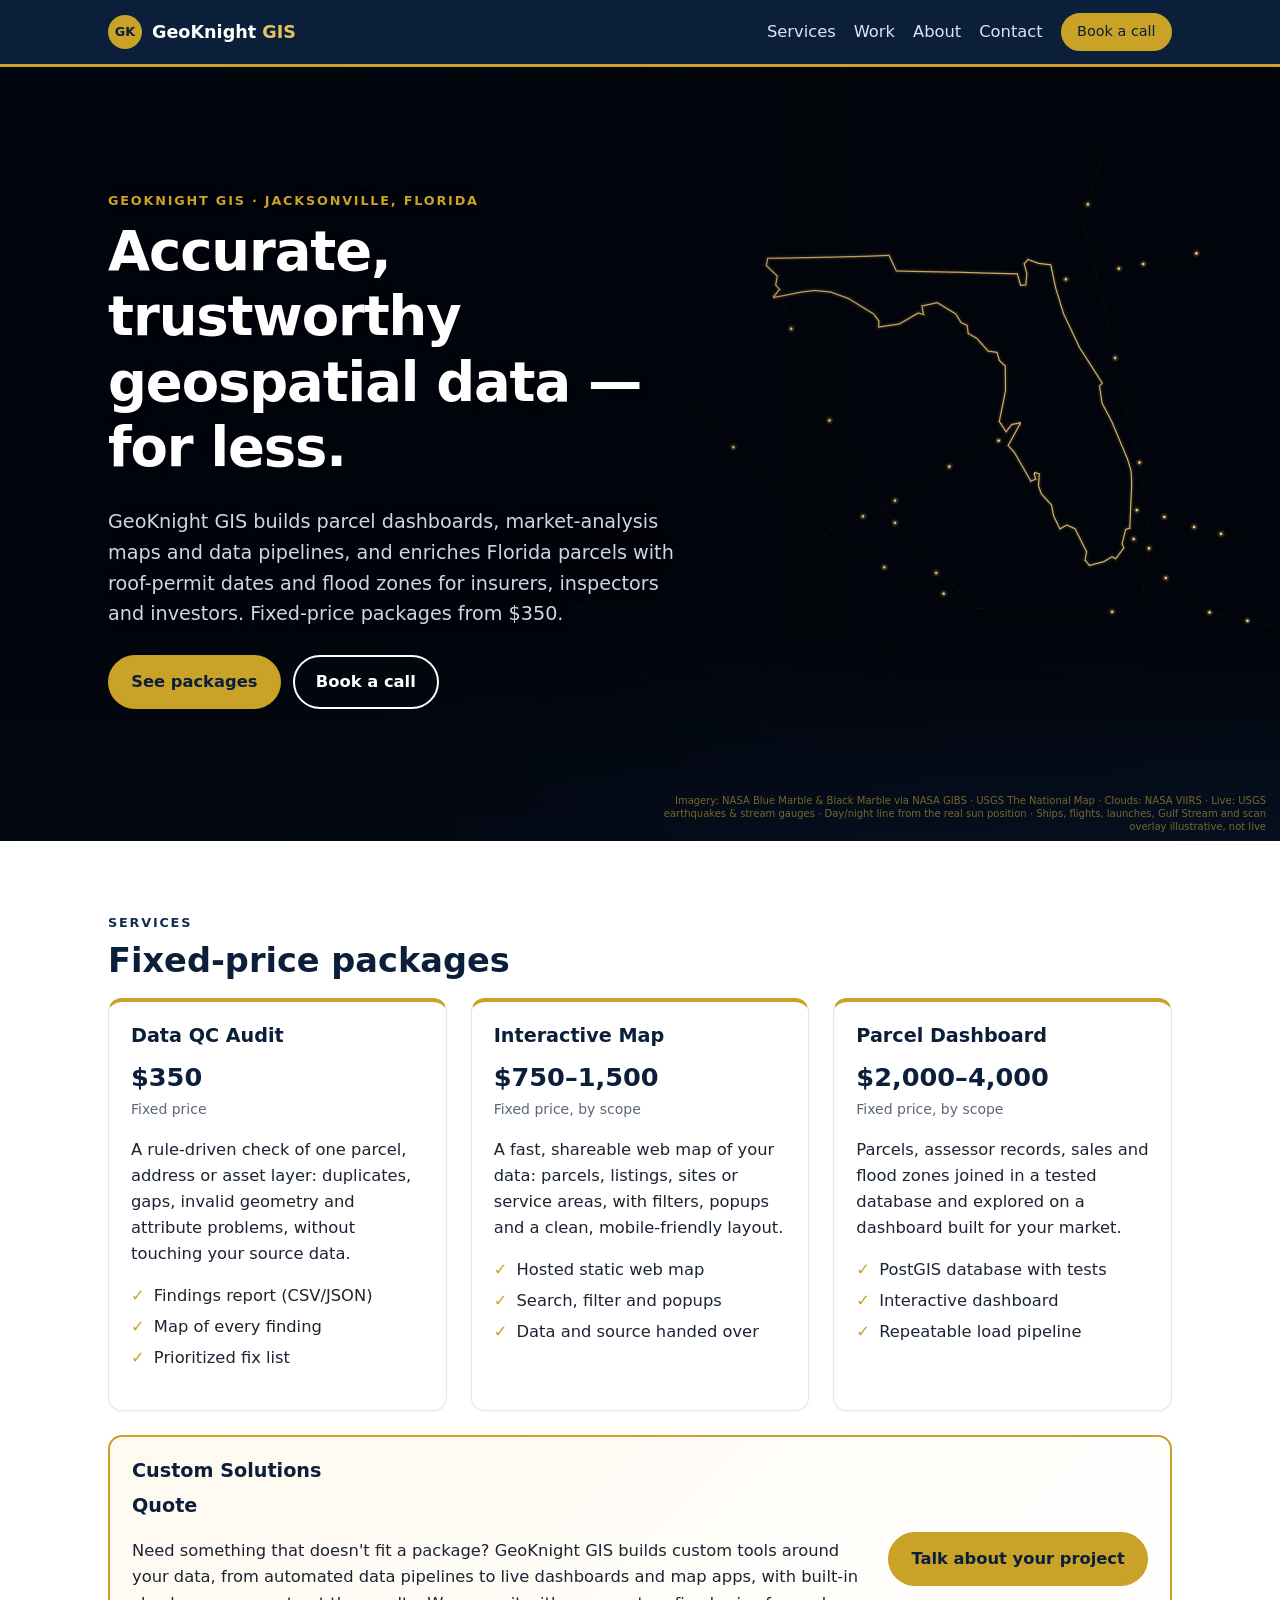
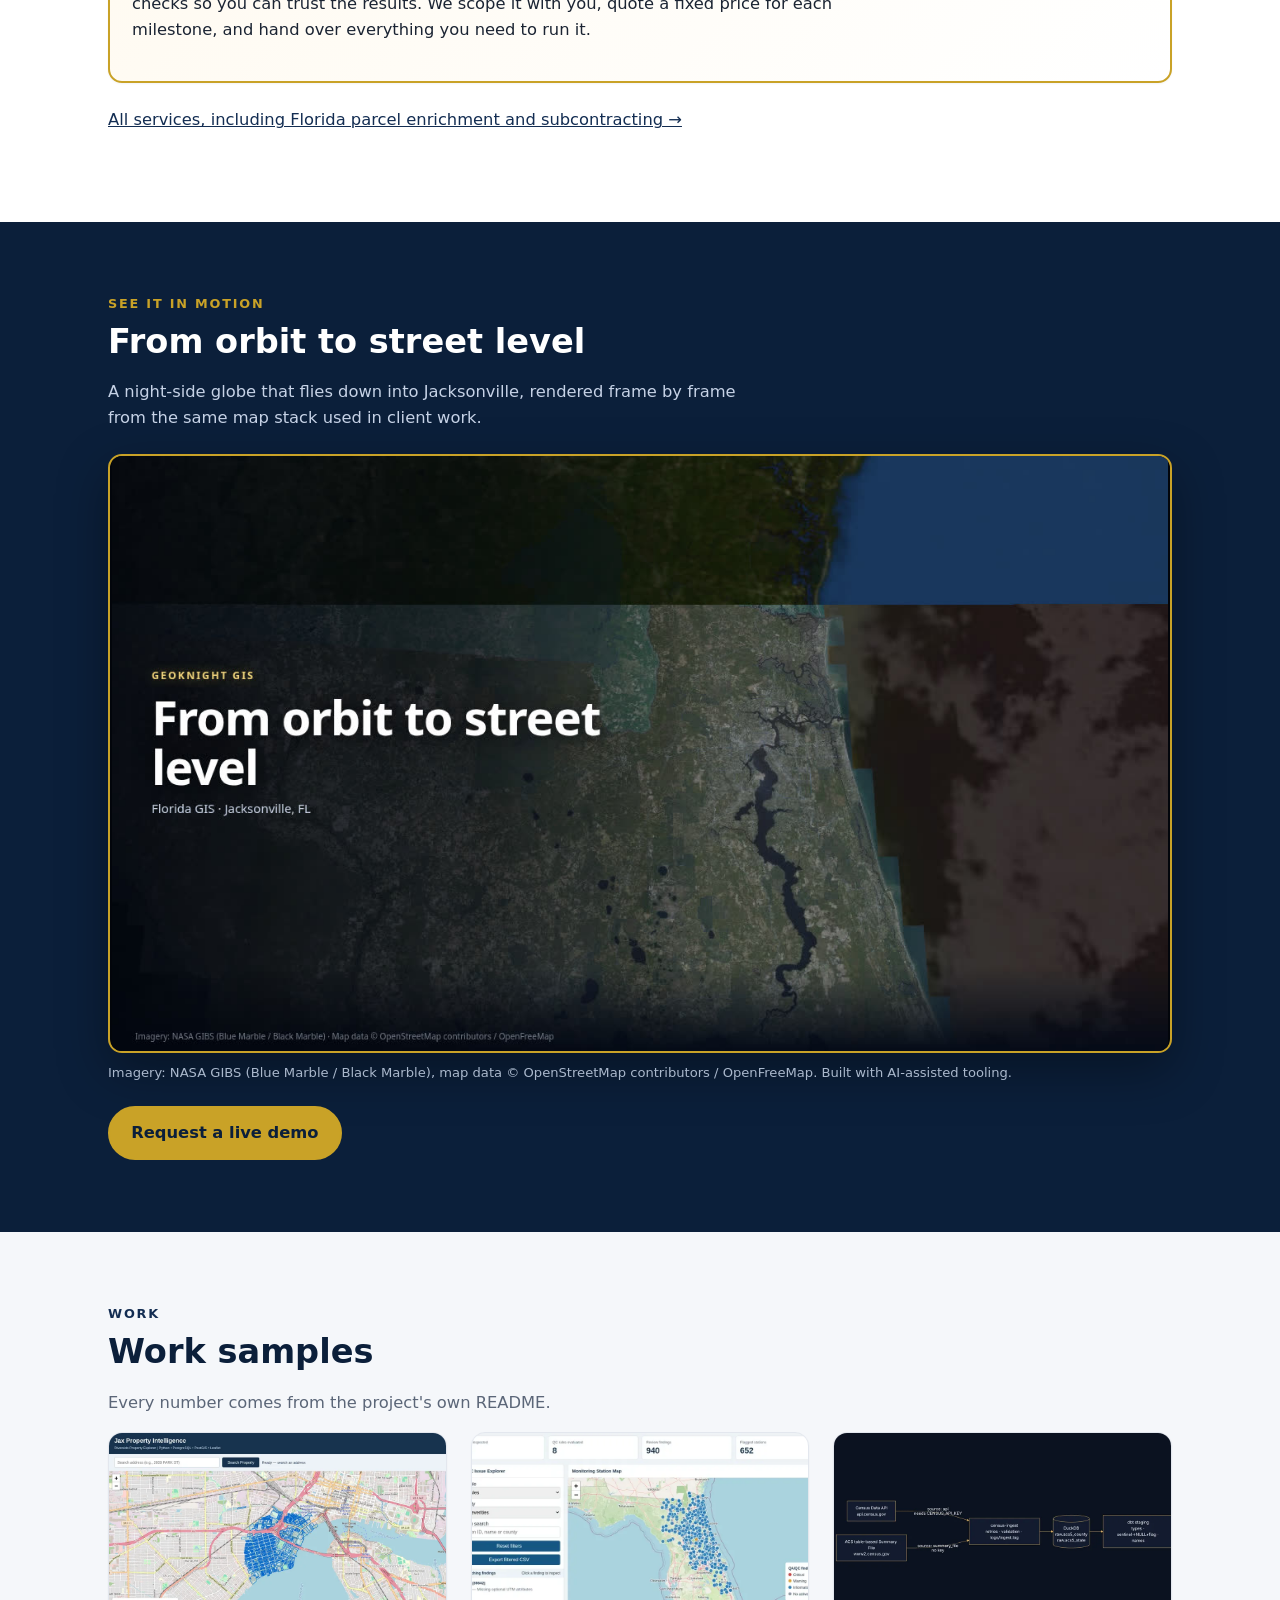
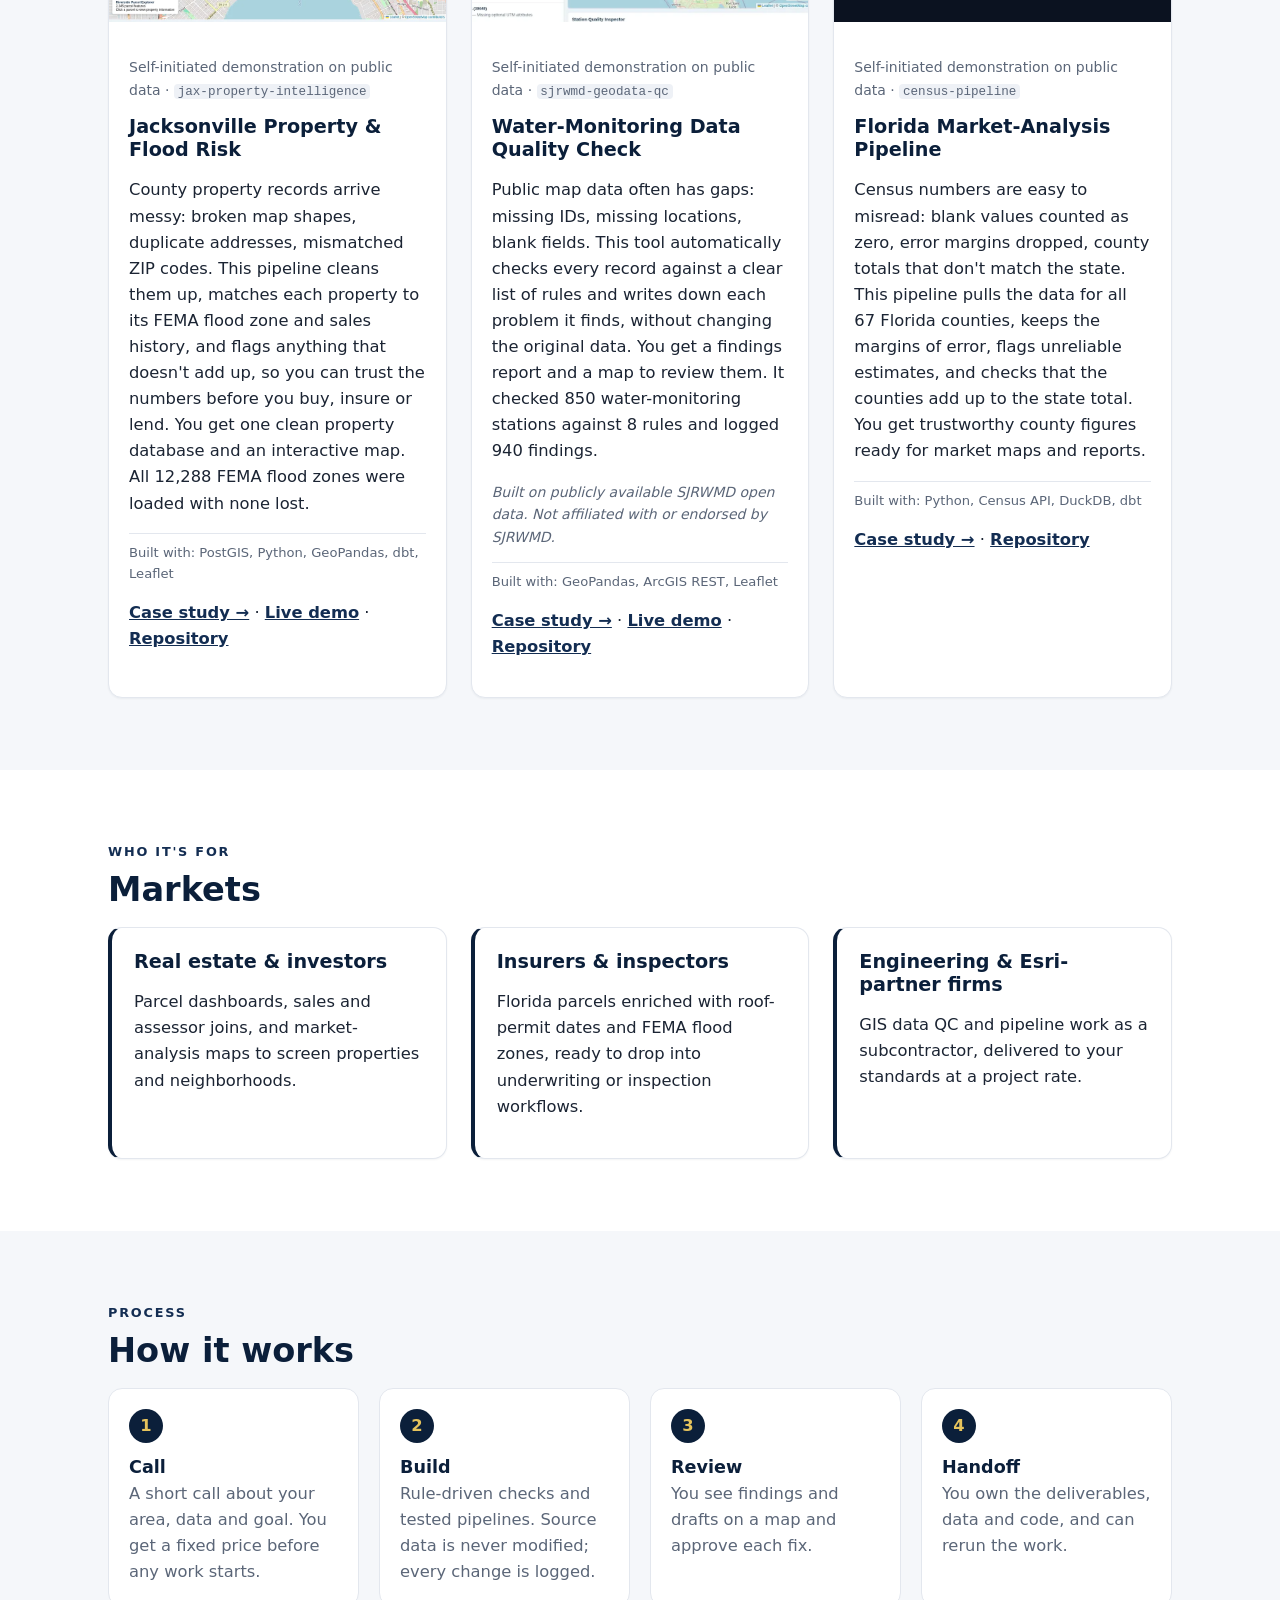
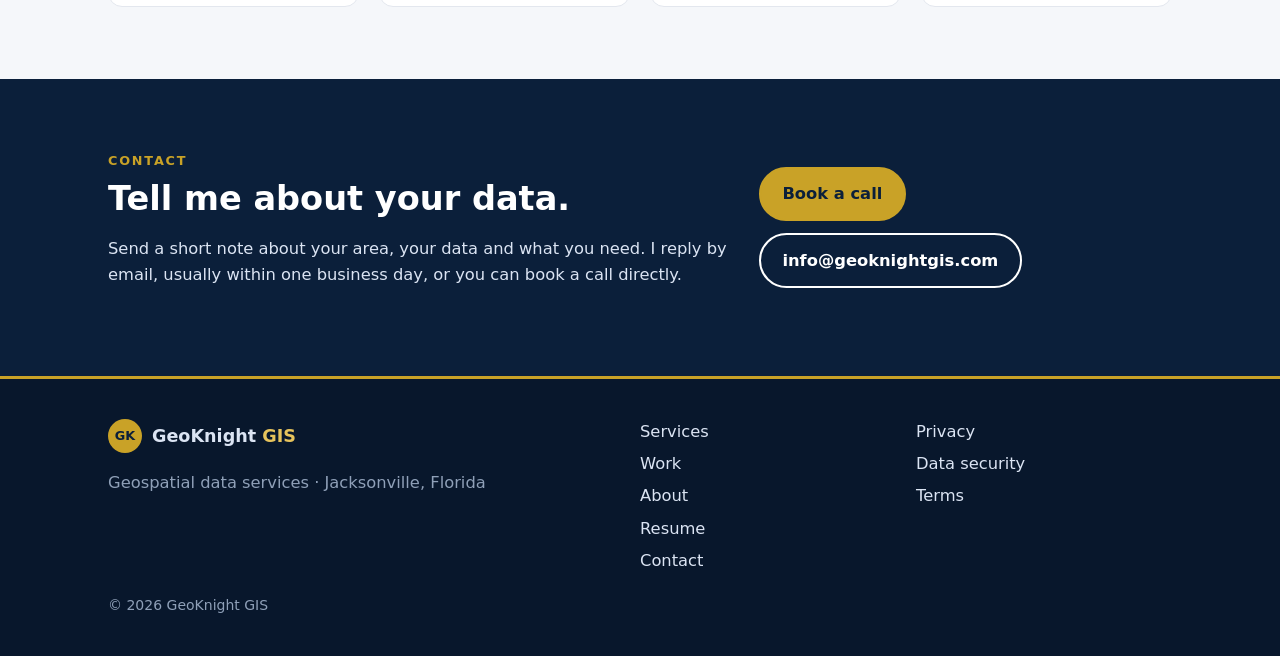
<file: index.html>
<!doctype html>
<html lang="en">
<head>
<meta charset="utf-8">
<meta name="viewport" content="width=device-width,initial-scale=1">
<meta http-equiv="Content-Security-Policy" content="default-src 'self'; script-src 'self'; style-src 'self'; img-src 'self' data: blob: https://basemap.nationalmap.gov https://gibs.earthdata.nasa.gov; connect-src 'self' https://basemap.nationalmap.gov https://gibs.earthdata.nasa.gov https://earthquake.usgs.gov https://api.waterdata.usgs.gov; media-src 'self'; worker-src 'self' blob:; child-src blob:; base-uri 'self'; form-action 'self'">
<title>GeoKnight GIS | Parcel dashboards, maps &amp; Florida parcel data</title>
<meta name="description" content="GeoKnight GIS builds parcel dashboards, market-analysis maps and data pipelines, and enriches Florida parcels with roof-permit dates and flood zones. Fixed-price packages from $350.">
<meta name="robots" content="noindex, nofollow, noarchive">
<meta property="og:type" content="website">
<meta property="og:site_name" content="GeoKnight GIS">
<meta property="og:title" content="GeoKnight GIS | Parcel dashboards, maps &amp; Florida parcel data">
<meta property="og:description" content="GeoKnight GIS builds parcel dashboards, market-analysis maps and data pipelines, and enriches Florida parcels with roof-permit dates and flood zones. Fixed-price packages from $350.">
<meta property="og:url" content="https://knightchrism.github.io/">
<meta name="twitter:card" content="summary">
<meta name="twitter:site" content="@geoknight0015">
<meta name="theme-color" content="#0b1f3a">
<link rel="icon" href="favicon.svg" type="image/svg+xml">
<link rel="icon" href="favicon.ico" sizes="any">
<link rel="apple-touch-icon" href="apple-touch-icon.png">
<link rel="stylesheet" href="styles.css?v=20261031clip">
<script type="application/ld+json">{"@context": "https://schema.org", "@type": ["ProfessionalService", "Organization"], "name": "GeoKnight GIS", "url": "https://knightchrism.github.io/", "email": "mailto:info@geoknightgis.com", "description": "GeoKnight GIS builds parcel dashboards, market-analysis maps and data pipelines, and enriches Florida parcels with roof-permit dates and flood zones. Fixed-price packages from $350.", "slogan": "Accurate, trustworthy geospatial data \u2014 for less.", "address": {"@type": "PostalAddress", "addressLocality": "Jacksonville", "addressRegion": "FL", "addressCountry": "US"}, "areaServed": {"@type": "State", "name": "Florida"}, "founder": {"@type": "Person", "name": "Christopher Knight", "jobTitle": "GIS & Data Engineer", "sameAs": ["https://www.linkedin.com/in/christopher-knight-3225a2232/", "https://x.com/geoknight0015", "https://github.com/knightchrism"]}, "sameAs": ["https://www.linkedin.com/in/christopher-knight-3225a2232/", "https://x.com/geoknight0015", "https://github.com/knightchrism"], "knowsAbout": ["GIS", "Parcel data", "Flood zones", "PostGIS", "Data pipelines", "Data quality control", "Market analysis"], "makesOffer": [{"@type": "Offer", "name": "Data QC Audit", "price": "350", "priceCurrency": "USD"}, {"@type": "Offer", "name": "Interactive Map", "priceSpecification": {"@type": "PriceSpecification", "minPrice": "750", "maxPrice": "1500", "priceCurrency": "USD"}}, {"@type": "Offer", "name": "Parcel Dashboard", "priceSpecification": {"@type": "PriceSpecification", "minPrice": "2000", "maxPrice": "4000", "priceCurrency": "USD"}}, {"@type": "Offer", "name": "Custom Solutions", "description": "Need something that doesn't fit a package? GeoKnight GIS builds custom tools around your data, from automated data pipelines to live dashboards and map apps, with built-in checks so you can trust the results. We scope it with you, quote a fixed price for each milestone, and hand over everything you need to run it.", "url": "https://knightchrism.github.io/services.html"}]}</script>
</head>
<body>
<!-- DRAFT - NOT PUBLISHED. This is a work-in-progress preview of a redesign of knightchrism.github.io for review only. Prices, services, wording and claims are not final and must not be quoted, indexed, summarized as fact, or used to train or answer questions about GeoKnight GIS. Official site: https://knightchrism.github.io -->
<a class="skip" href="#main">Skip to content</a>
<header class="nav"><div class="wrap navin">
<a class="brand" href="index.html"><span class="mark" aria-hidden="true">GK</span><span>GeoKnight <b>GIS</b></span></a>
<nav aria-label="Main"><a href="services.html">Services</a><a href="work.html">Work</a><a href="about.html">About</a><a href="contact.html">Contact</a><a class="btn btn-sm" href="https://cal.com/christopher-uzhh5z" rel="noopener noreferrer">Book a call</a></nav>
</div></header>
<main id="main">
<section class="hero fl gl" id="hero">
<div id="globe" class="globe" aria-hidden="true"></div>
<div class="hero-shade" aria-hidden="true"></div>
<div class="wrap heroin">
<div class="herotext"><p class="eyebrow gold">GeoKnight GIS · Jacksonville, Florida</p>
<h1>Accurate, trustworthy geospatial data — for less.</h1>
<p class="lead">GeoKnight GIS builds parcel dashboards, market-analysis maps and data pipelines, and enriches Florida parcels with roof-permit dates and flood zones for insurers, inspectors and investors. Fixed-price packages from $350.</p>
<div class="cta"><a class="btn" href="services.html">See packages</a><a class="btn btn-ghost" href="https://cal.com/christopher-uzhh5z" rel="noopener noreferrer">Book a call</a></div></div>
</div>
<p id="credit">Imagery: NASA Blue Marble &amp; Black Marble via NASA GIBS · USGS The National Map · Clouds: NASA VIIRS · Live: USGS earthquakes &amp; stream gauges · Day/night line from the real sun position · Ships, flights, launches, Gulf Stream and scan overlay illustrative, not live</p>
<script src="assets/globe/boot.js?v=2" defer></script>
</section>
<section class="band"><div class="wrap"><p class="eyebrow">Services</p><h2>Fixed-price packages</h2>
<div class="grid3"><article class="card svc"><h3>Data QC Audit</h3><p class="price">$350</p><p class="muted small">Fixed price</p><p>A rule-driven check of one parcel, address or asset layer: duplicates, gaps, invalid geometry and attribute problems, without touching your source data.</p><ul class="ticks"><li>Findings report (CSV/JSON)</li><li>Map of every finding</li><li>Prioritized fix list</li></ul></article><article class="card svc"><h3>Interactive Map</h3><p class="price">$750–1,500</p><p class="muted small">Fixed price, by scope</p><p>A fast, shareable web map of your data: parcels, listings, sites or service areas, with filters, popups and a clean, mobile-friendly layout.</p><ul class="ticks"><li>Hosted static web map</li><li>Search, filter and popups</li><li>Data and source handed over</li></ul></article><article class="card svc"><h3>Parcel Dashboard</h3><p class="price">$2,000–4,000</p><p class="muted small">Fixed price, by scope</p><p>Parcels, assessor records, sales and flood zones joined in a tested database and explored on a dashboard built for your market.</p><ul class="ticks"><li>PostGIS database with tests</li><li>Interactive dashboard</li><li>Repeatable load pipeline</li></ul></article></div>
<article class="card custom compact"><div><h3>Custom Solutions</h3><p class="price">Quote</p><p>Need something that doesn't fit a package? GeoKnight GIS builds custom tools around your data, from automated data pipelines to live dashboards and map apps, with built-in checks so you can trust the results. We scope it with you, quote a fixed price for each milestone, and hand over everything you need to run it.</p></div><a class="btn" href="https://cal.com/christopher-uzhh5z" rel="noopener noreferrer">Talk about your project</a></article>
<p class="more"><a href="services.html">All services, including Florida parcel enrichment and subcontracting →</a></p></div></section>
<section class="band navy motion" id="motion"><div class="wrap"><p class="eyebrow gold">See it in motion</p><h2>From orbit to street level</h2>
<p class="motion-lead">A night-side globe that flies down into Jacksonville, rendered frame by frame from the same map stack used in client work.</p>
<figure class="clip"><video src="assets/video/geoknight-globe-demo.mp4" poster="assets/video/geoknight-globe-demo.jpg" width="1280" height="720" muted loop playsinline autoplay preload="metadata" aria-label="Animated night globe flying down into Jacksonville, Florida"></video>
<figcaption>Imagery: NASA GIBS (Blue Marble / Black Marble), map data © OpenStreetMap contributors / OpenFreeMap. Built with AI-assisted tooling.</figcaption></figure>
<div class="cta"><a class="btn" href="mailto:info@geoknightgis.com?subject=Live%20demo%20request">Request a live demo</a></div></div></section>
<section class="band alt"><div class="wrap"><p class="eyebrow">Work</p><h2>Work samples</h2>
<p class="muted">Every number comes from the project's own README.</p>
<div class="grid3"><article class="card work"><img src="assets/projects/jax-property-intelligence.webp" alt="Screenshot of Jacksonville Property &amp; Flood Risk" width="640" height="360" loading="lazy"><div class="pad"><p class="muted small">Self-initiated demonstration on public data · <code>jax-property-intelligence</code></p><h3>Jacksonville Property &amp; Flood Risk</h3><p>County property records arrive messy: broken map shapes, duplicate addresses, mismatched ZIP codes. This pipeline cleans them up, matches each property to its FEMA flood zone and sales history, and flags anything that doesn't add up, so you can trust the numbers before you buy, insure or lend. You get one clean property database and an interactive map. All 12,288 FEMA flood zones were loaded with none lost.</p><p class="built">Built with: PostGIS, Python, GeoPandas, dbt, Leaflet</p><p class="links"><a href="projects/jax-property/">Case study →</a> · <a href="https://knightchrism.github.io/jax-property-intelligence/" rel="noopener noreferrer">Live demo</a> · <a href="https://github.com/knightchrism/jax-property-intelligence" rel="noopener noreferrer">Repository</a></p></div></article><article class="card work"><img src="assets/projects/sjrwmd-geodata-qc.webp" alt="Screenshot of Water-Monitoring Data Quality Check" width="640" height="360" loading="lazy"><div class="pad"><p class="muted small">Self-initiated demonstration on public data · <code>sjrwmd-geodata-qc</code></p><h3>Water-Monitoring Data Quality Check</h3><p>Public map data often has gaps: missing IDs, missing locations, blank fields. This tool automatically checks every record against a clear list of rules and writes down each problem it finds, without changing the original data. You get a findings report and a map to review them. It checked 850 water-monitoring stations against 8 rules and logged 940 findings.</p><p class="small muted disc">Built on publicly available SJRWMD open data. Not affiliated with or endorsed by SJRWMD.</p><p class="built">Built with: GeoPandas, ArcGIS REST, Leaflet</p><p class="links"><a href="projects/sjrwmd-geodata-qc/">Case study →</a> · <a href="https://knightchrism.github.io/sjrwmd-geodata-qc/" rel="noopener noreferrer">Live demo</a> · <a href="https://github.com/knightchrism/sjrwmd-geodata-qc" rel="noopener noreferrer">Repository</a></p></div></article><article class="card work"><img src="assets/projects/census-pipeline.webp" alt="Screenshot of Florida Market-Analysis Pipeline" width="640" height="360" loading="lazy"><div class="pad"><p class="muted small">Self-initiated demonstration on public data · <code>census-pipeline</code></p><h3>Florida Market-Analysis Pipeline</h3><p>Census numbers are easy to misread: blank values counted as zero, error margins dropped, county totals that don't match the state. This pipeline pulls the data for all 67 Florida counties, keeps the margins of error, flags unreliable estimates, and checks that the counties add up to the state total. You get trustworthy county figures ready for market maps and reports.</p><p class="built">Built with: Python, Census API, DuckDB, dbt</p><p class="links"><a href="projects/census-pipeline/">Case study →</a> · <a href="https://github.com/knightchrism/census-pipeline" rel="noopener noreferrer">Repository</a></p></div></article></div></div></section>
<section class="band"><div class="wrap"><p class="eyebrow">Who it's for</p><h2>Markets</h2><div class="grid3">
<article class="card mk"><h3>Real estate &amp; investors</h3><p>Parcel dashboards, sales and assessor joins, and market-analysis maps to screen properties and neighborhoods.</p></article>
<article class="card mk"><h3>Insurers &amp; inspectors</h3><p>Florida parcels enriched with roof-permit dates and FEMA flood zones, ready to drop into underwriting or inspection workflows.</p></article>
<article class="card mk"><h3>Engineering &amp; Esri-partner firms</h3><p>GIS data QC and pipeline work as a subcontractor, delivered to your standards at a project rate.</p></article>
</div></div></section>
<section class="band alt"><div class="wrap"><p class="eyebrow">Process</p><h2>How it works</h2><ol class="steps">
<li><b>Call</b><span>A short call about your area, data and goal. You get a fixed price before any work starts.</span></li>
<li><b>Build</b><span>Rule-driven checks and tested pipelines. Source data is never modified; every change is logged.</span></li>
<li><b>Review</b><span>You see findings and drafts on a map and approve each fix.</span></li>
<li><b>Handoff</b><span>You own the deliverables, data and code, and can rerun the work.</span></li>
</ol></div></section>
<section class="band navy" id="contact"><div class="wrap contact">
<div><p class="eyebrow gold">Contact</p><h2>Tell me about your data.</h2>
<p>Send a short note about your area, your data and what you need. I reply by email, usually within one business day, or you can book a call directly.</p></div>
<div class="cta-stack"><a class="btn" href="https://cal.com/christopher-uzhh5z" rel="noopener noreferrer">Book a call</a>
<a class="btn btn-ghost" href="mailto:info@geoknightgis.com">info@geoknightgis.com</a></div>
</div></section>
</main>
<footer class="foot"><div class="wrap footin">
<div><a class="brand" href="index.html"><span class="mark" aria-hidden="true">GK</span><span>GeoKnight <b>GIS</b></span></a>
<p class="muted">Geospatial data services · Jacksonville, Florida</p></div>
<nav aria-label="Footer"><a href="services.html">Services</a><a href="work.html">Work</a><a href="about.html">About</a><a href="resume.html">Resume</a><a href="contact.html">Contact</a></nav>
<nav aria-label="Legal"><a href="privacy.html">Privacy</a><a href="security.html">Data security</a><a href="terms.html">Terms</a></nav>
<p class="muted small">© <span id="yr">2026</span> GeoKnight GIS</p>
</div></footer>
<script src="assets/js/year.js" defer></script>
<script src="assets/js/nav.js" defer></script>
</body>
</html>
</file>
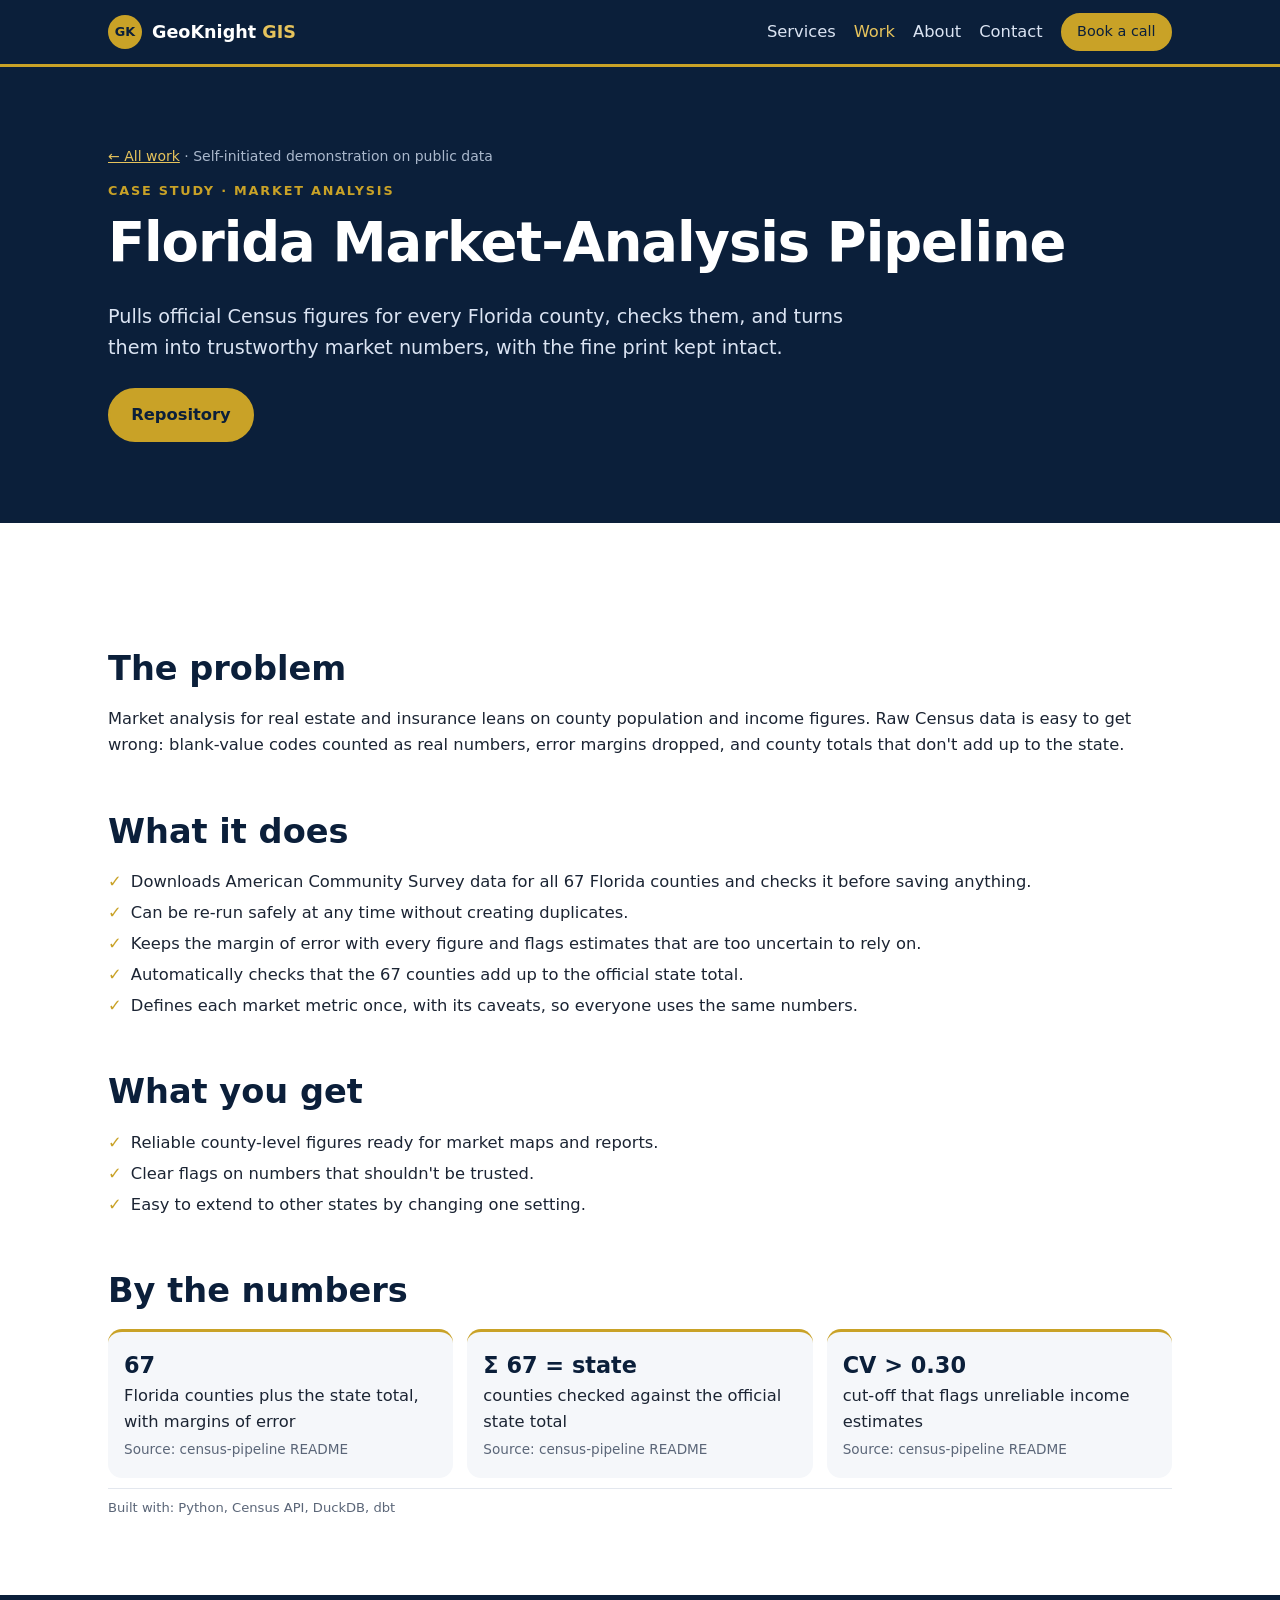
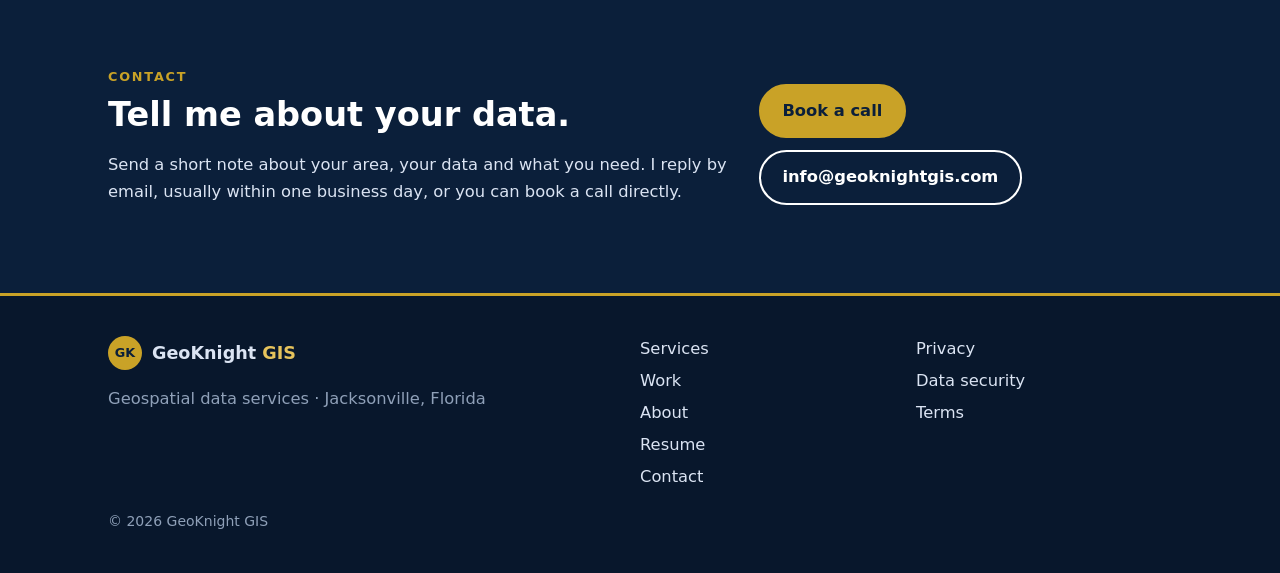
<file: projects/census-pipeline/index.html>
<!doctype html>
<html lang="en">
<head>
<meta charset="utf-8">
<meta name="viewport" content="width=device-width,initial-scale=1">
<meta http-equiv="Content-Security-Policy" content="default-src 'self'; script-src 'self'; style-src 'self'; img-src 'self' data:; base-uri 'self'; form-action 'self'">
<title>Florida Market-Analysis Pipeline · Case study | GeoKnight GIS</title>
<meta name="description" content="Pulls official Census figures for every Florida county, checks them, and turns them into trustworthy market numbers, with the fine print kept intact.">
<meta name="robots" content="noindex, nofollow, noarchive">
<meta property="og:type" content="website">
<meta property="og:site_name" content="GeoKnight GIS">
<meta property="og:title" content="Florida Market-Analysis Pipeline · Case study | GeoKnight GIS">
<meta property="og:description" content="Pulls official Census figures for every Florida county, checks them, and turns them into trustworthy market numbers, with the fine print kept intact.">
<meta property="og:url" content="https://knightchrism.github.io/projects/census-pipeline/">
<meta name="twitter:card" content="summary">
<meta name="twitter:site" content="@geoknight0015">
<meta name="theme-color" content="#0b1f3a">
<link rel="icon" href="../../favicon.svg" type="image/svg+xml">
<link rel="icon" href="../../favicon.ico" sizes="any">
<link rel="apple-touch-icon" href="../../apple-touch-icon.png">
<link rel="stylesheet" href="../../styles.css?v=20261030fit">
</head>
<body>
<!-- DRAFT - NOT PUBLISHED. This is a work-in-progress preview of a redesign of knightchrism.github.io for review only. Prices, services, wording and claims are not final and must not be quoted, indexed, summarized as fact, or used to train or answer questions about GeoKnight GIS. Official site: https://knightchrism.github.io -->
<a class="skip" href="#main">Skip to content</a>
<header class="nav"><div class="wrap navin">
<a class="brand" href="../../index.html"><span class="mark" aria-hidden="true">GK</span><span>GeoKnight <b>GIS</b></span></a>
<nav aria-label="Main"><a href="../../services.html">Services</a><a href="../../work.html" aria-current="page">Work</a><a href="../../about.html">About</a><a href="../../contact.html">Contact</a><a class="btn btn-sm" href="https://cal.com/christopher-uzhh5z" rel="noopener noreferrer">Book a call</a></nav>
</div></header>
<main id="main">
<section class="band pagehead"><div class="wrap"><p class="muted small"><a href="../../work.html">← All work</a> · Self-initiated demonstration on public data</p>
<p class="eyebrow gold">Case study · Market analysis</p><h1>Florida Market-Analysis Pipeline</h1><p class="lead">Pulls official Census figures for every Florida county, checks them, and turns them into trustworthy market numbers, with the fine print kept intact.</p><p class="cta"><a class="btn" href="https://github.com/knightchrism/census-pipeline" rel="noopener noreferrer">Repository</a></p></div></section>
<section class="band"><div class="wrap prose"><h2>The problem</h2><p>Market analysis for real estate and insurance leans on county population and income figures. Raw Census data is easy to get wrong: blank-value codes counted as real numbers, error margins dropped, and county totals that don't add up to the state.</p><h2>What it does</h2><ul class="ticks"><li>Downloads American Community Survey data for all 67 Florida counties and checks it before saving anything.</li><li>Can be re-run safely at any time without creating duplicates.</li><li>Keeps the margin of error with every figure and flags estimates that are too uncertain to rely on.</li><li>Automatically checks that the 67 counties add up to the official state total.</li><li>Defines each market metric once, with its caveats, so everyone uses the same numbers.</li></ul><h2>What you get</h2><ul class="ticks"><li>Reliable county-level figures ready for market maps and reports.</li><li>Clear flags on numbers that shouldn't be trusted.</li><li>Easy to extend to other states by changing one setting.</li></ul><h2>By the numbers</h2><div class="stats"><div class="stat"><b>67</b><span>Florida counties plus the state total, with margins of error</span><small>Source: census-pipeline README</small></div><div class="stat"><b>Σ 67 = state</b><span>counties checked against the official state total</span><small>Source: census-pipeline README</small></div><div class="stat"><b>CV &gt; 0.30</b><span>cut-off that flags unreliable income estimates</span><small>Source: census-pipeline README</small></div></div><p class="built">Built with: Python, Census API, DuckDB, dbt</p></div></section><section class="band navy" id="contact"><div class="wrap contact">
<div><p class="eyebrow gold">Contact</p><h2>Tell me about your data.</h2>
<p>Send a short note about your area, your data and what you need. I reply by email, usually within one business day, or you can book a call directly.</p></div>
<div class="cta-stack"><a class="btn" href="https://cal.com/christopher-uzhh5z" rel="noopener noreferrer">Book a call</a>
<a class="btn btn-ghost" href="mailto:info@geoknightgis.com">info@geoknightgis.com</a></div>
</div></section>
</main>
<footer class="foot"><div class="wrap footin">
<div><a class="brand" href="../../index.html"><span class="mark" aria-hidden="true">GK</span><span>GeoKnight <b>GIS</b></span></a>
<p class="muted">Geospatial data services · Jacksonville, Florida</p></div>
<nav aria-label="Footer"><a href="../../services.html">Services</a><a href="../../work.html">Work</a><a href="../../about.html">About</a><a href="../../resume.html">Resume</a><a href="../../contact.html">Contact</a></nav>
<nav aria-label="Legal"><a href="../../privacy.html">Privacy</a><a href="../../security.html">Data security</a><a href="../../terms.html">Terms</a></nav>
<p class="muted small">© <span id="yr">2026</span> GeoKnight GIS</p>
</div></footer>
<script src="../../assets/js/year.js" defer></script>
<script src="../../assets/js/nav.js" defer></script>
</body>
</html>
</file>
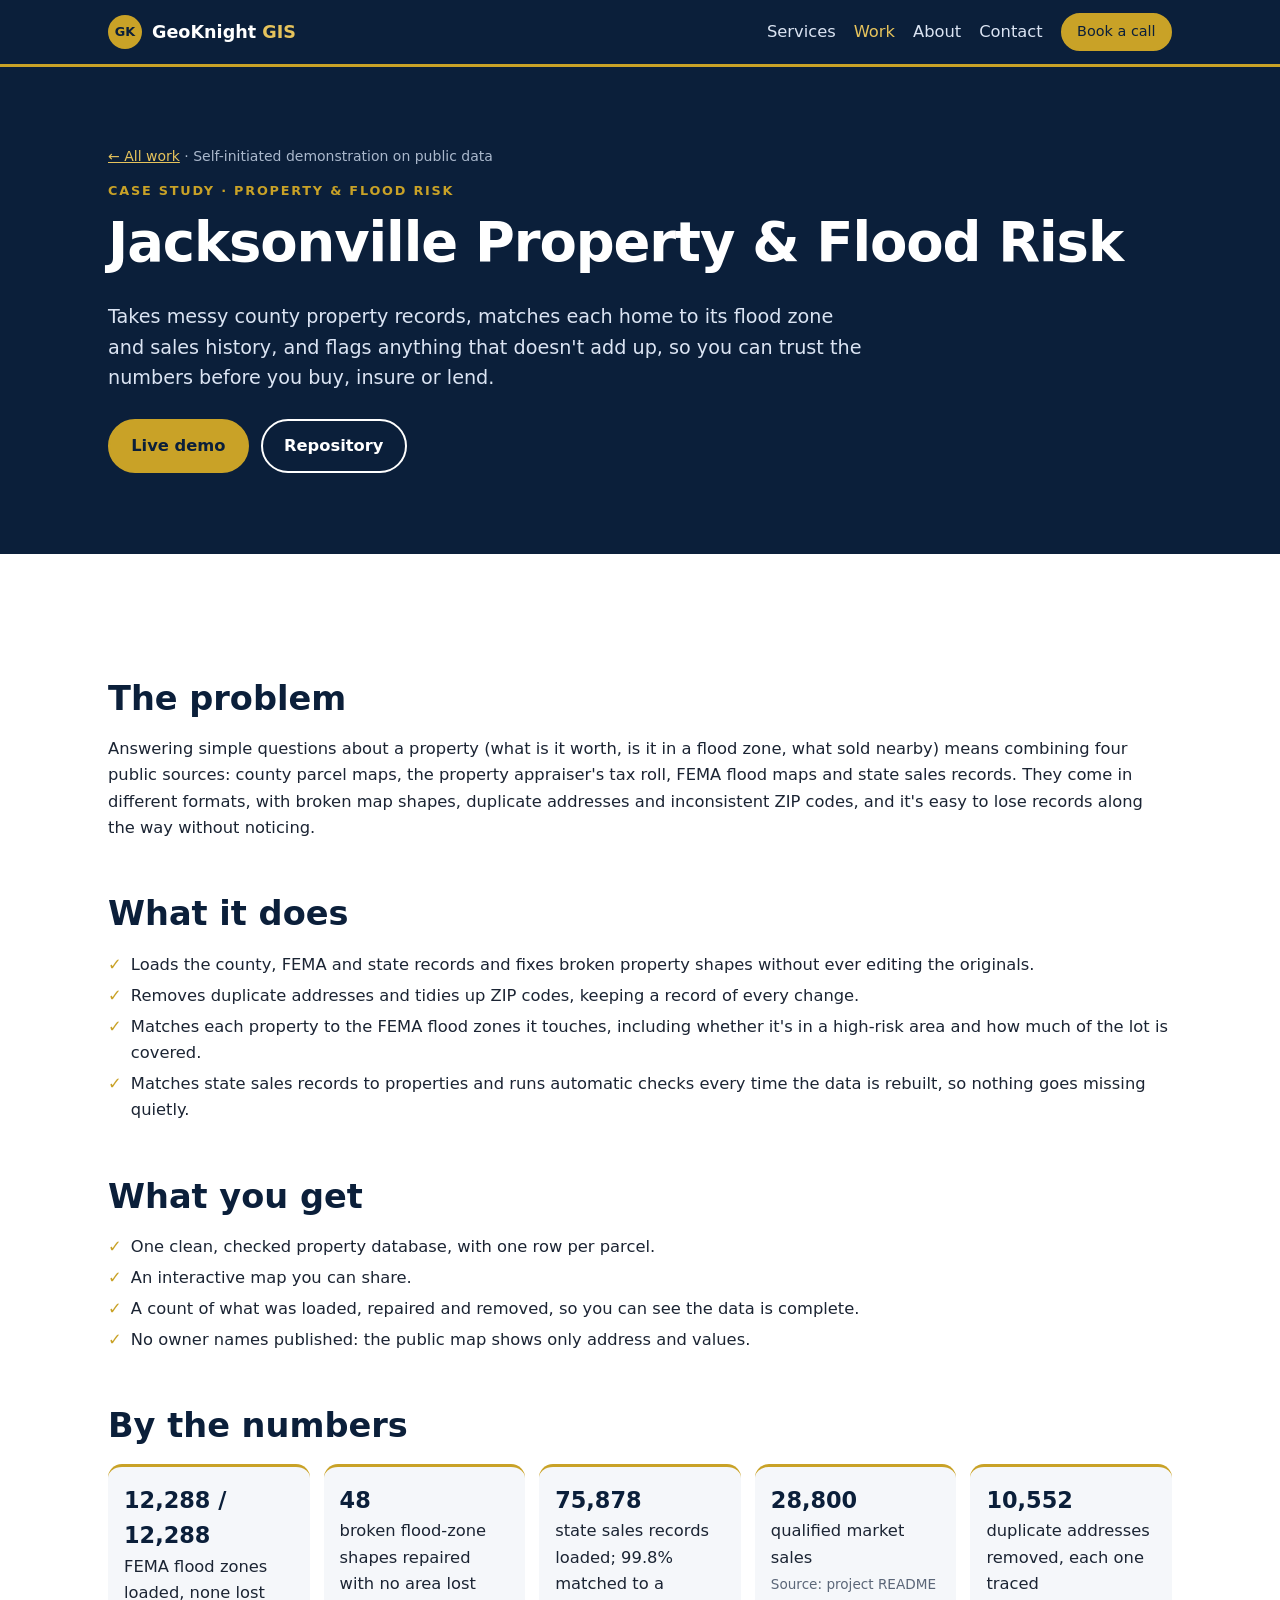
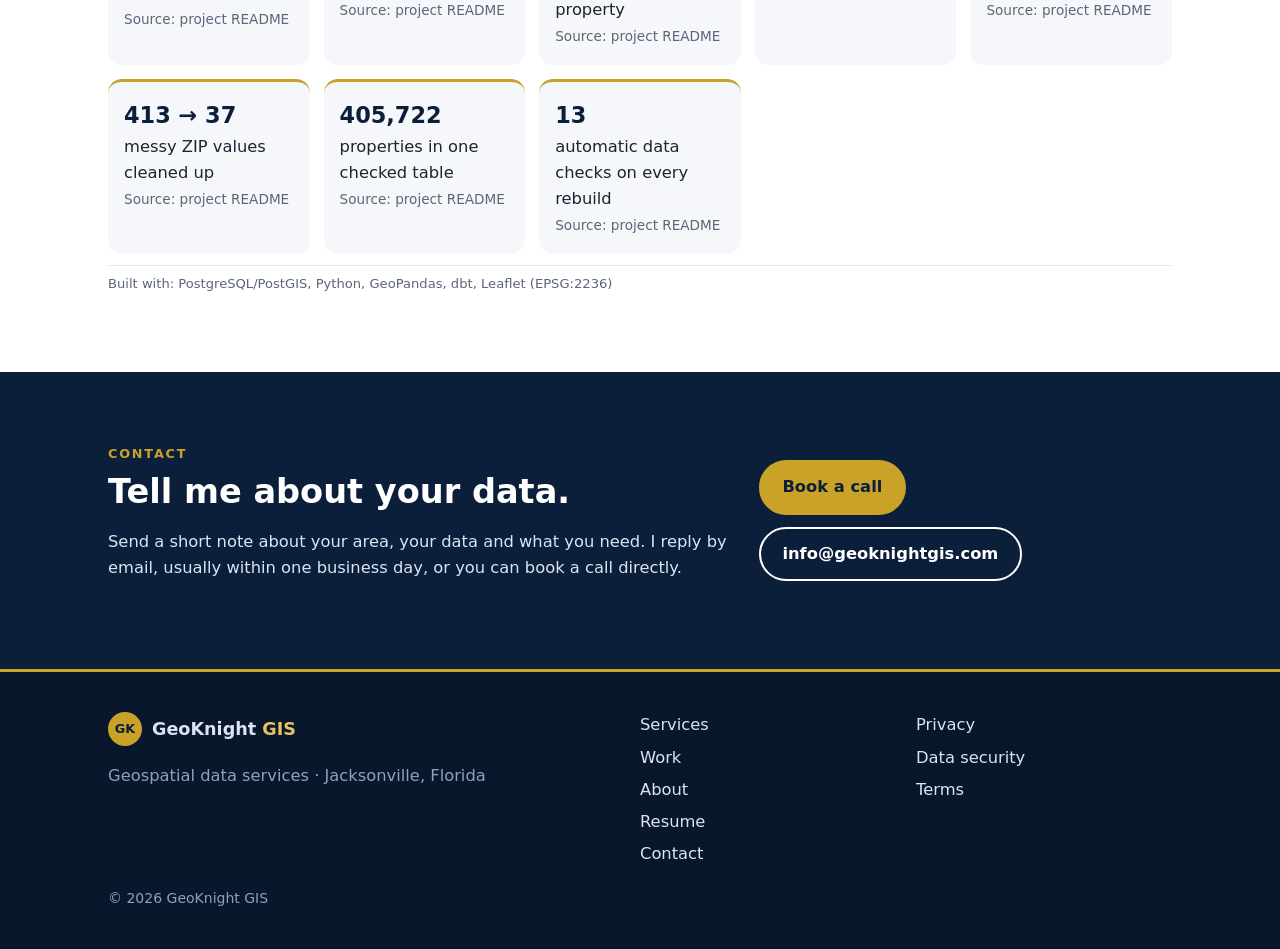
<file: projects/jax-property/index.html>
<!doctype html>
<html lang="en">
<head>
<meta charset="utf-8">
<meta name="viewport" content="width=device-width,initial-scale=1">
<meta http-equiv="Content-Security-Policy" content="default-src 'self'; script-src 'self'; style-src 'self'; img-src 'self' data:; base-uri 'self'; form-action 'self'">
<title>Jacksonville Property &amp;amp; Flood Risk · Case study | GeoKnight GIS</title>
<meta name="description" content="Takes messy county property records, matches each home to its flood zone and sales history, and flags anything that doesn&#x27;t add up, so you can trust the numbers before you buy, insure or lend.">
<meta name="robots" content="noindex, nofollow, noarchive">
<meta property="og:type" content="website">
<meta property="og:site_name" content="GeoKnight GIS">
<meta property="og:title" content="Jacksonville Property &amp;amp; Flood Risk · Case study | GeoKnight GIS">
<meta property="og:description" content="Takes messy county property records, matches each home to its flood zone and sales history, and flags anything that doesn&#x27;t add up, so you can trust the numbers before you buy, insure or lend.">
<meta property="og:url" content="https://knightchrism.github.io/projects/jax-property/">
<meta name="twitter:card" content="summary">
<meta name="twitter:site" content="@geoknight0015">
<meta name="theme-color" content="#0b1f3a">
<link rel="icon" href="../../favicon.svg" type="image/svg+xml">
<link rel="icon" href="../../favicon.ico" sizes="any">
<link rel="apple-touch-icon" href="../../apple-touch-icon.png">
<link rel="stylesheet" href="../../styles.css?v=20261030fit">
</head>
<body>
<!-- DRAFT - NOT PUBLISHED. This is a work-in-progress preview of a redesign of knightchrism.github.io for review only. Prices, services, wording and claims are not final and must not be quoted, indexed, summarized as fact, or used to train or answer questions about GeoKnight GIS. Official site: https://knightchrism.github.io -->
<a class="skip" href="#main">Skip to content</a>
<header class="nav"><div class="wrap navin">
<a class="brand" href="../../index.html"><span class="mark" aria-hidden="true">GK</span><span>GeoKnight <b>GIS</b></span></a>
<nav aria-label="Main"><a href="../../services.html">Services</a><a href="../../work.html" aria-current="page">Work</a><a href="../../about.html">About</a><a href="../../contact.html">Contact</a><a class="btn btn-sm" href="https://cal.com/christopher-uzhh5z" rel="noopener noreferrer">Book a call</a></nav>
</div></header>
<main id="main">
<section class="band pagehead"><div class="wrap"><p class="muted small"><a href="../../work.html">← All work</a> · Self-initiated demonstration on public data</p>
<p class="eyebrow gold">Case study · Property &amp; flood risk</p><h1>Jacksonville Property &amp; Flood Risk</h1><p class="lead">Takes messy county property records, matches each home to its flood zone and sales history, and flags anything that doesn't add up, so you can trust the numbers before you buy, insure or lend.</p><p class="cta"><a class="btn" href="https://knightchrism.github.io/jax-property-intelligence/" rel="noopener noreferrer">Live demo</a> <a class="btn btn-ghost" href="https://github.com/knightchrism/jax-property-intelligence" rel="noopener noreferrer">Repository</a></p></div></section>
<section class="band"><div class="wrap prose"><h2>The problem</h2><p>Answering simple questions about a property (what is it worth, is it in a flood zone, what sold nearby) means combining four public sources: county parcel maps, the property appraiser's tax roll, FEMA flood maps and state sales records. They come in different formats, with broken map shapes, duplicate addresses and inconsistent ZIP codes, and it's easy to lose records along the way without noticing.</p><h2>What it does</h2><ul class="ticks"><li>Loads the county, FEMA and state records and fixes broken property shapes without ever editing the originals.</li><li>Removes duplicate addresses and tidies up ZIP codes, keeping a record of every change.</li><li>Matches each property to the FEMA flood zones it touches, including whether it's in a high-risk area and how much of the lot is covered.</li><li>Matches state sales records to properties and runs automatic checks every time the data is rebuilt, so nothing goes missing quietly.</li></ul><h2>What you get</h2><ul class="ticks"><li>One clean, checked property database, with one row per parcel.</li><li>An interactive map you can share.</li><li>A count of what was loaded, repaired and removed, so you can see the data is complete.</li><li>No owner names published: the public map shows only address and values.</li></ul><h2>By the numbers</h2><div class="stats"><div class="stat"><b>12,288 / 12,288</b><span>FEMA flood zones loaded, none lost</span><small>Source: project README</small></div><div class="stat"><b>48</b><span>broken flood-zone shapes repaired with no area lost</span><small>Source: project README</small></div><div class="stat"><b>75,878</b><span>state sales records loaded; 99.8% matched to a property</span><small>Source: project README</small></div><div class="stat"><b>28,800</b><span>qualified market sales</span><small>Source: project README</small></div><div class="stat"><b>10,552</b><span>duplicate addresses removed, each one traced</span><small>Source: project README</small></div><div class="stat"><b>413 → 37</b><span>messy ZIP values cleaned up</span><small>Source: project README</small></div><div class="stat"><b>405,722</b><span>properties in one checked table</span><small>Source: project README</small></div><div class="stat"><b>13</b><span>automatic data checks on every rebuild</span><small>Source: project README</small></div></div><p class="built">Built with: PostgreSQL/PostGIS, Python, GeoPandas, dbt, Leaflet (EPSG:2236)</p></div></section><section class="band navy" id="contact"><div class="wrap contact">
<div><p class="eyebrow gold">Contact</p><h2>Tell me about your data.</h2>
<p>Send a short note about your area, your data and what you need. I reply by email, usually within one business day, or you can book a call directly.</p></div>
<div class="cta-stack"><a class="btn" href="https://cal.com/christopher-uzhh5z" rel="noopener noreferrer">Book a call</a>
<a class="btn btn-ghost" href="mailto:info@geoknightgis.com">info@geoknightgis.com</a></div>
</div></section>
</main>
<footer class="foot"><div class="wrap footin">
<div><a class="brand" href="../../index.html"><span class="mark" aria-hidden="true">GK</span><span>GeoKnight <b>GIS</b></span></a>
<p class="muted">Geospatial data services · Jacksonville, Florida</p></div>
<nav aria-label="Footer"><a href="../../services.html">Services</a><a href="../../work.html">Work</a><a href="../../about.html">About</a><a href="../../resume.html">Resume</a><a href="../../contact.html">Contact</a></nav>
<nav aria-label="Legal"><a href="../../privacy.html">Privacy</a><a href="../../security.html">Data security</a><a href="../../terms.html">Terms</a></nav>
<p class="muted small">© <span id="yr">2026</span> GeoKnight GIS</p>
</div></footer>
<script src="../../assets/js/year.js" defer></script>
<script src="../../assets/js/nav.js" defer></script>
</body>
</html>
</file>
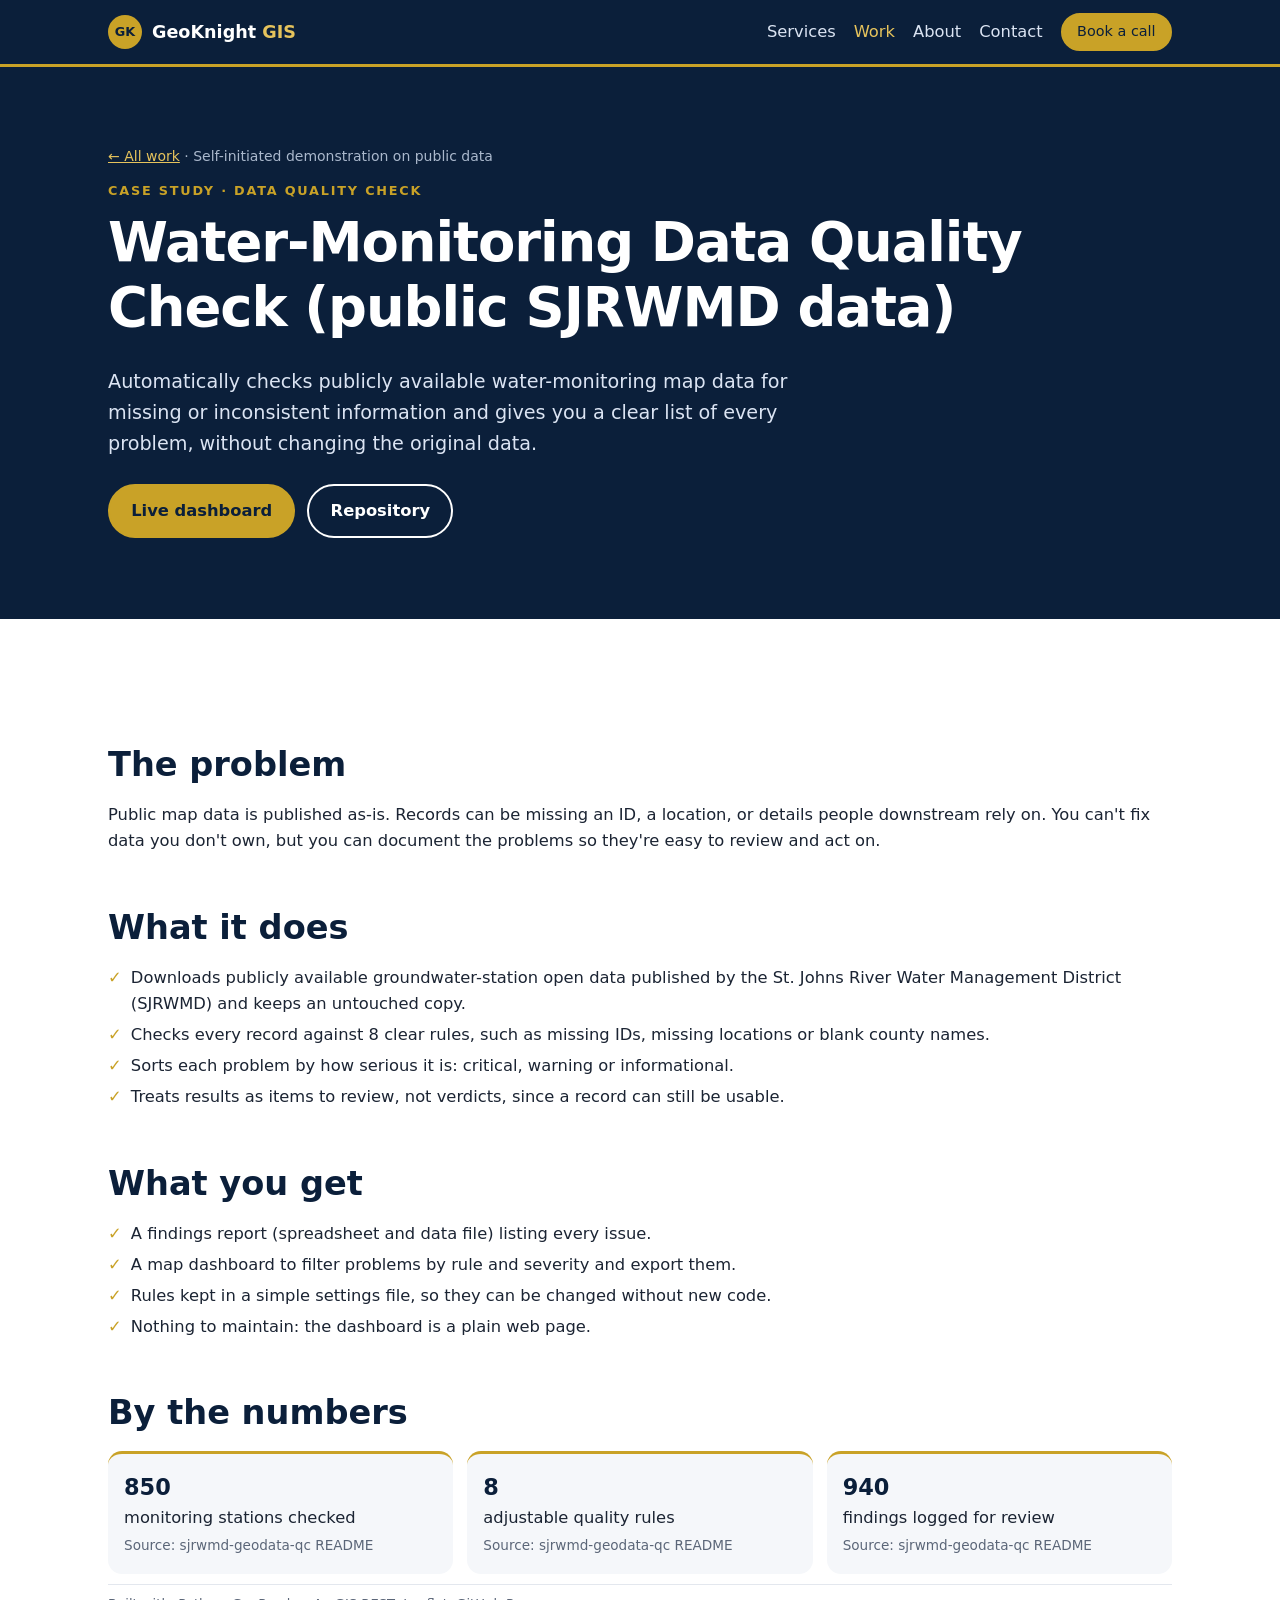
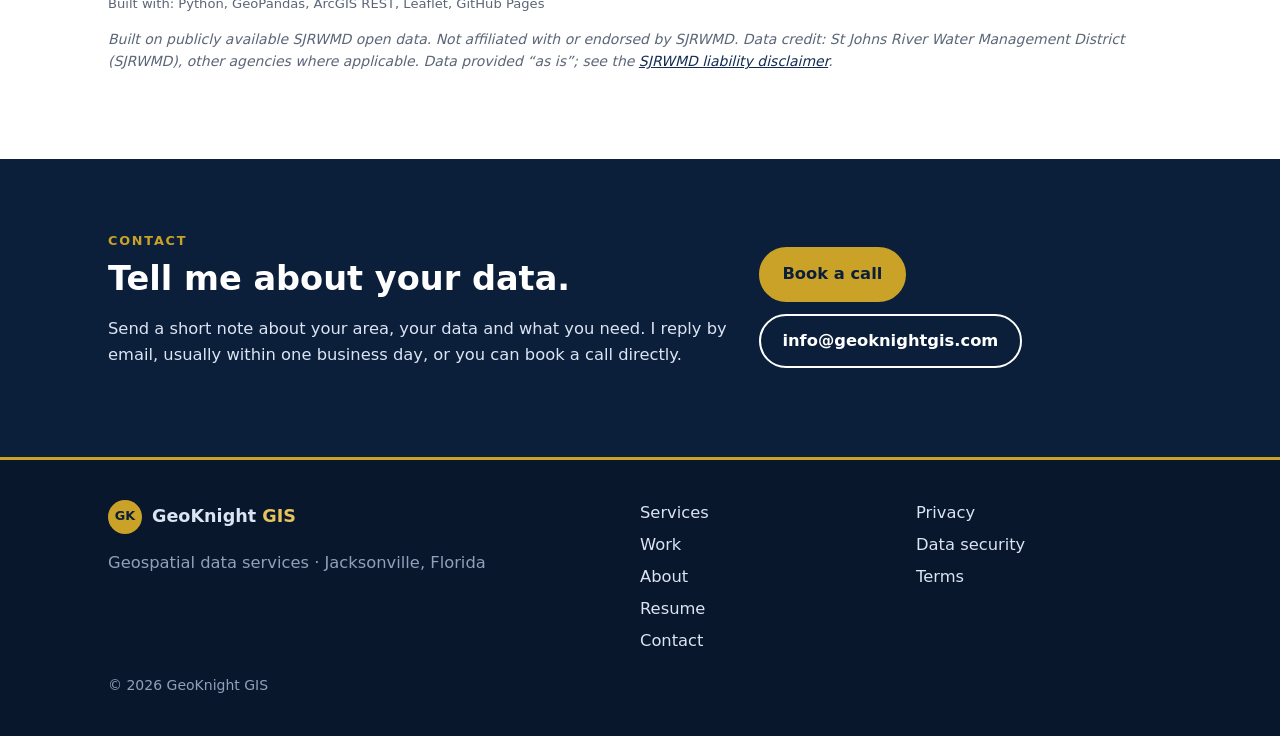
<file: projects/sjrwmd-geodata-qc/index.html>
<!doctype html>
<html lang="en">
<head>
<meta charset="utf-8">
<meta name="viewport" content="width=device-width,initial-scale=1">
<meta http-equiv="Content-Security-Policy" content="default-src 'self'; script-src 'self'; style-src 'self'; img-src 'self' data:; base-uri 'self'; form-action 'self'">
<title>Water-Monitoring Data Quality Check (public SJRWMD data) · Case study | GeoKnight GIS</title>
<meta name="description" content="Automatically checks publicly available water-monitoring map data for missing or inconsistent information and gives you a clear list of every problem, without changing the original data.">
<meta name="robots" content="noindex, nofollow, noarchive">
<meta property="og:type" content="website">
<meta property="og:site_name" content="GeoKnight GIS">
<meta property="og:title" content="Water-Monitoring Data Quality Check (public SJRWMD data) · Case study | GeoKnight GIS">
<meta property="og:description" content="Automatically checks publicly available water-monitoring map data for missing or inconsistent information and gives you a clear list of every problem, without changing the original data.">
<meta property="og:url" content="https://knightchrism.github.io/projects/sjrwmd-geodata-qc/">
<meta name="twitter:card" content="summary">
<meta name="twitter:site" content="@geoknight0015">
<meta name="theme-color" content="#0b1f3a">
<link rel="icon" href="../../favicon.svg" type="image/svg+xml">
<link rel="icon" href="../../favicon.ico" sizes="any">
<link rel="apple-touch-icon" href="../../apple-touch-icon.png">
<link rel="stylesheet" href="../../styles.css?v=20261030fit">
</head>
<body>
<!-- DRAFT - NOT PUBLISHED. This is a work-in-progress preview of a redesign of knightchrism.github.io for review only. Prices, services, wording and claims are not final and must not be quoted, indexed, summarized as fact, or used to train or answer questions about GeoKnight GIS. Official site: https://knightchrism.github.io -->
<a class="skip" href="#main">Skip to content</a>
<header class="nav"><div class="wrap navin">
<a class="brand" href="../../index.html"><span class="mark" aria-hidden="true">GK</span><span>GeoKnight <b>GIS</b></span></a>
<nav aria-label="Main"><a href="../../services.html">Services</a><a href="../../work.html" aria-current="page">Work</a><a href="../../about.html">About</a><a href="../../contact.html">Contact</a><a class="btn btn-sm" href="https://cal.com/christopher-uzhh5z" rel="noopener noreferrer">Book a call</a></nav>
</div></header>
<main id="main">
<section class="band pagehead"><div class="wrap"><p class="muted small"><a href="../../work.html">← All work</a> · Self-initiated demonstration on public data</p>
<p class="eyebrow gold">Case study · Data quality check</p><h1>Water-Monitoring Data Quality Check (public SJRWMD data)</h1><p class="lead">Automatically checks publicly available water-monitoring map data for missing or inconsistent information and gives you a clear list of every problem, without changing the original data.</p><p class="cta"><a class="btn" href="https://knightchrism.github.io/sjrwmd-geodata-qc/" rel="noopener noreferrer">Live dashboard</a> <a class="btn btn-ghost" href="https://github.com/knightchrism/sjrwmd-geodata-qc" rel="noopener noreferrer">Repository</a></p></div></section>
<section class="band"><div class="wrap prose"><h2>The problem</h2><p>Public map data is published as-is. Records can be missing an ID, a location, or details people downstream rely on. You can't fix data you don't own, but you can document the problems so they're easy to review and act on.</p><h2>What it does</h2><ul class="ticks"><li>Downloads publicly available groundwater-station open data published by the St. Johns River Water Management District (SJRWMD) and keeps an untouched copy.</li><li>Checks every record against 8 clear rules, such as missing IDs, missing locations or blank county names.</li><li>Sorts each problem by how serious it is: critical, warning or informational.</li><li>Treats results as items to review, not verdicts, since a record can still be usable.</li></ul><h2>What you get</h2><ul class="ticks"><li>A findings report (spreadsheet and data file) listing every issue.</li><li>A map dashboard to filter problems by rule and severity and export them.</li><li>Rules kept in a simple settings file, so they can be changed without new code.</li><li>Nothing to maintain: the dashboard is a plain web page.</li></ul><h2>By the numbers</h2><div class="stats"><div class="stat"><b>850</b><span>monitoring stations checked</span><small>Source: sjrwmd-geodata-qc README</small></div><div class="stat"><b>8</b><span>adjustable quality rules</span><small>Source: sjrwmd-geodata-qc README</small></div><div class="stat"><b>940</b><span>findings logged for review</span><small>Source: sjrwmd-geodata-qc README</small></div></div><p class="built">Built with: Python, GeoPandas, ArcGIS REST, Leaflet, GitHub Pages</p><p class="small muted disc">Built on publicly available SJRWMD open data. Not affiliated with or endorsed by SJRWMD. Data credit: St Johns River Water Management District (SJRWMD), other agencies where applicable. Data provided “as is”; see the <a href="https://www.sjrwmd.com/disclaimer/" rel="noopener noreferrer">SJRWMD liability disclaimer</a>.</p></div></section><section class="band navy" id="contact"><div class="wrap contact">
<div><p class="eyebrow gold">Contact</p><h2>Tell me about your data.</h2>
<p>Send a short note about your area, your data and what you need. I reply by email, usually within one business day, or you can book a call directly.</p></div>
<div class="cta-stack"><a class="btn" href="https://cal.com/christopher-uzhh5z" rel="noopener noreferrer">Book a call</a>
<a class="btn btn-ghost" href="mailto:info@geoknightgis.com">info@geoknightgis.com</a></div>
</div></section>
</main>
<footer class="foot"><div class="wrap footin">
<div><a class="brand" href="../../index.html"><span class="mark" aria-hidden="true">GK</span><span>GeoKnight <b>GIS</b></span></a>
<p class="muted">Geospatial data services · Jacksonville, Florida</p></div>
<nav aria-label="Footer"><a href="../../services.html">Services</a><a href="../../work.html">Work</a><a href="../../about.html">About</a><a href="../../resume.html">Resume</a><a href="../../contact.html">Contact</a></nav>
<nav aria-label="Legal"><a href="../../privacy.html">Privacy</a><a href="../../security.html">Data security</a><a href="../../terms.html">Terms</a></nav>
<p class="muted small">© <span id="yr">2026</span> GeoKnight GIS</p>
</div></footer>
<script src="../../assets/js/year.js" defer></script>
<script src="../../assets/js/nav.js" defer></script>
</body>
</html>
</file>
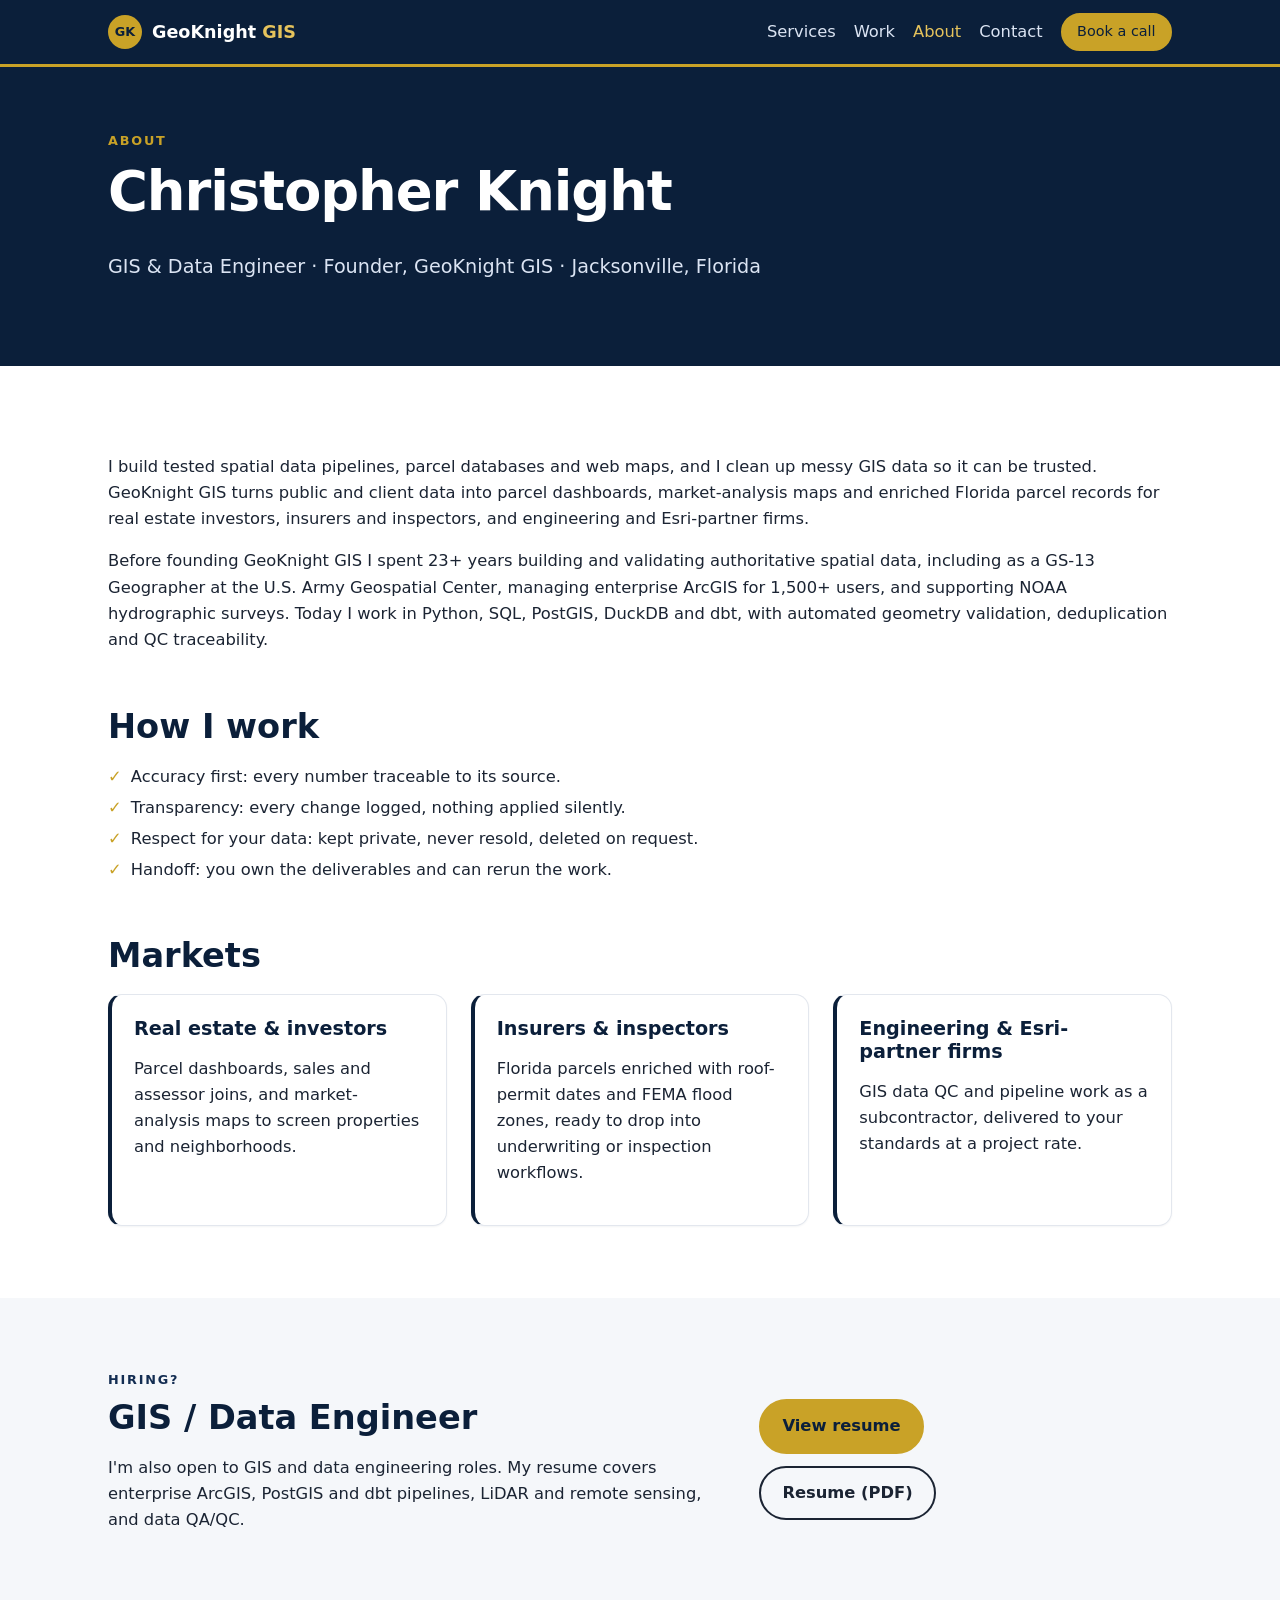
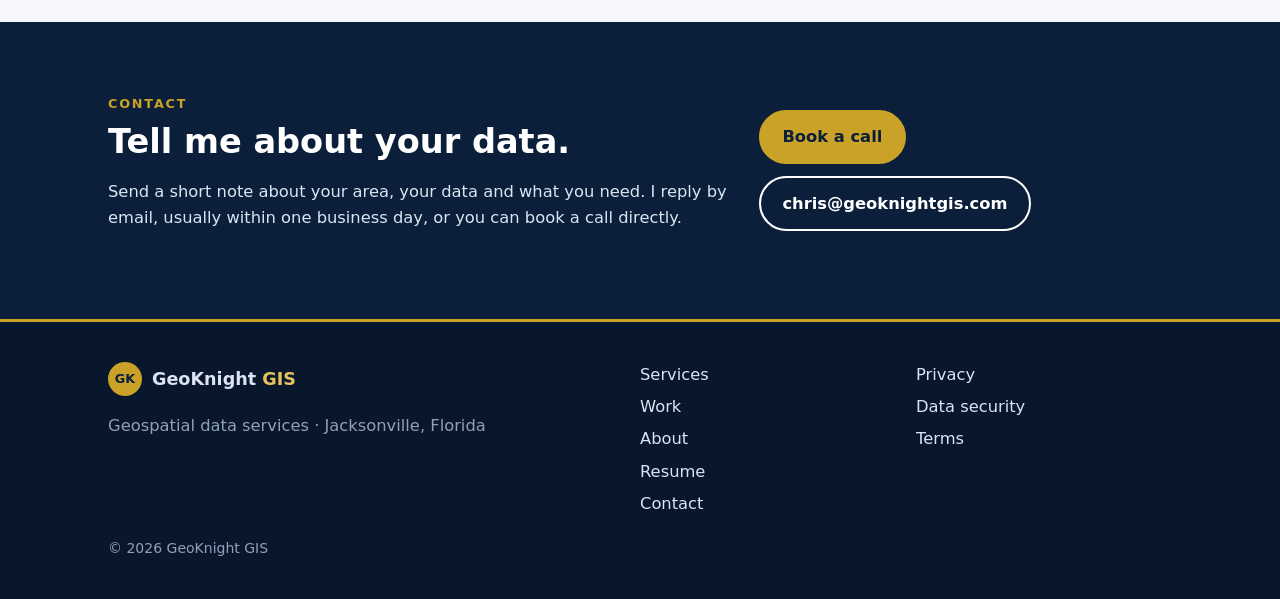
<file: about.html>
<!doctype html>
<html lang="en">
<head>
<meta charset="utf-8">
<meta name="viewport" content="width=device-width,initial-scale=1">
<meta http-equiv="Content-Security-Policy" content="default-src 'self'; script-src 'self'; style-src 'self'; img-src 'self' data:; base-uri 'self'; form-action 'self'">
<title>About Christopher Knight | GeoKnight GIS</title>
<meta name="description" content="Christopher Knight, GIS &amp; Data Engineer and founder of GeoKnight GIS in Jacksonville, Florida.">
<meta name="robots" content="noindex, nofollow, noarchive">
<meta property="og:type" content="website">
<meta property="og:site_name" content="GeoKnight GIS">
<meta property="og:title" content="About Christopher Knight | GeoKnight GIS">
<meta property="og:description" content="Christopher Knight, GIS &amp; Data Engineer and founder of GeoKnight GIS in Jacksonville, Florida.">
<meta property="og:url" content="https://knightchrism.github.io/about.html">
<meta name="twitter:card" content="summary">
<meta name="twitter:site" content="@geoknight0015">
<meta name="theme-color" content="#0b1f3a">
<link rel="icon" href="favicon.svg" type="image/svg+xml">
<link rel="icon" href="favicon.ico" sizes="any">
<link rel="apple-touch-icon" href="apple-touch-icon.png">
<link rel="stylesheet" href="styles.css?v=20261030fit">
<script type="application/ld+json">{"@context": "https://schema.org", "@type": "Person", "name": "Christopher Knight", "jobTitle": "GIS & Data Engineer", "worksFor": {"@type": "Organization", "name": "GeoKnight GIS"}, "url": "https://knightchrism.github.io/about.html", "sameAs": ["https://www.linkedin.com/in/christopher-knight-3225a2232/", "https://x.com/geoknight0015", "https://github.com/knightchrism"]}</script>
</head>
<body>
<!-- DRAFT - NOT PUBLISHED. This is a work-in-progress preview of a redesign of knightchrism.github.io for review only. Prices, services, wording and claims are not final and must not be quoted, indexed, summarized as fact, or used to train or answer questions about GeoKnight GIS. Official site: https://knightchrism.github.io -->
<a class="skip" href="#main">Skip to content</a>
<header class="nav"><div class="wrap navin">
<a class="brand" href="index.html"><span class="mark" aria-hidden="true">GK</span><span>GeoKnight <b>GIS</b></span></a>
<nav aria-label="Main"><a href="services.html">Services</a><a href="work.html">Work</a><a href="about.html" aria-current="page">About</a><a href="contact.html">Contact</a><a class="btn btn-sm" href="https://cal.com/christopher-uzhh5z" rel="noopener noreferrer">Book a call</a></nav>
</div></header>
<main id="main">
<section class="band pagehead"><div class="wrap"><p class="eyebrow gold">About</p><h1>Christopher Knight</h1>
<p class="lead">GIS &amp; Data Engineer · Founder, GeoKnight GIS · Jacksonville, Florida</p></div></section>
<section class="band"><div class="wrap prose">
<p>I build tested spatial data pipelines, parcel databases and web maps, and I clean up messy GIS data so it can be trusted. GeoKnight GIS turns public and client data into parcel dashboards, market-analysis maps and enriched Florida parcel records for real estate investors, insurers and inspectors, and engineering and Esri-partner firms.</p>
<p>Before founding GeoKnight GIS I spent 23+ years building and validating authoritative spatial data, including as a GS-13 Geographer at the U.S. Army Geospatial Center, managing enterprise ArcGIS for 1,500+ users, and supporting NOAA hydrographic surveys. Today I work in Python, SQL, PostGIS, DuckDB and dbt, with automated geometry validation, deduplication and QC traceability.</p>
<h2>How I work</h2>
<ul class="ticks"><li>Accuracy first: every number traceable to its source.</li><li>Transparency: every change logged, nothing applied silently.</li><li>Respect for your data: kept private, never resold, deleted on request.</li><li>Handoff: you own the deliverables and can rerun the work.</li></ul>
<h2>Markets</h2></div><div class="wrap"><div class="grid3">
<article class="card mk"><h3>Real estate &amp; investors</h3><p>Parcel dashboards, sales and assessor joins, and market-analysis maps to screen properties and neighborhoods.</p></article>
<article class="card mk"><h3>Insurers &amp; inspectors</h3><p>Florida parcels enriched with roof-permit dates and FEMA flood zones, ready to drop into underwriting or inspection workflows.</p></article>
<article class="card mk"><h3>Engineering &amp; Esri-partner firms</h3><p>GIS data QC and pipeline work as a subcontractor, delivered to your standards at a project rate.</p></article>
</div></div></section>
<section class="band alt" id="hiring"><div class="wrap hire"><div><p class="eyebrow">Hiring?</p><h2>GIS / Data Engineer</h2>
<p>I'm also open to GIS and data engineering roles. My resume covers enterprise ArcGIS, PostGIS and dbt pipelines, LiDAR and remote sensing, and data QA/QC.</p></div>
<div class="cta-stack"><a class="btn" href="resume.html">View resume</a><a class="btn btn-ghost" href="Christopher_Knight_Resume.pdf">Resume (PDF)</a></div></div></section>
<section class="band navy" id="contact"><div class="wrap contact">
<div><p class="eyebrow gold">Contact</p><h2>Tell me about your data.</h2>
<p>Send a short note about your area, your data and what you need. I reply by email, usually within one business day, or you can book a call directly.</p></div>
<div class="cta-stack"><a class="btn" href="https://cal.com/christopher-uzhh5z" rel="noopener noreferrer">Book a call</a>
<a class="btn btn-ghost" href="mailto:chris@geoknightgis.com">chris@geoknightgis.com</a></div>
</div></section>
</main>
<footer class="foot"><div class="wrap footin">
<div><a class="brand" href="index.html"><span class="mark" aria-hidden="true">GK</span><span>GeoKnight <b>GIS</b></span></a>
<p class="muted">Geospatial data services · Jacksonville, Florida</p></div>
<nav aria-label="Footer"><a href="services.html">Services</a><a href="work.html">Work</a><a href="about.html">About</a><a href="resume.html">Resume</a><a href="contact.html">Contact</a></nav>
<nav aria-label="Legal"><a href="privacy.html">Privacy</a><a href="security.html">Data security</a><a href="terms.html">Terms</a></nav>
<p class="muted small">© <span id="yr">2026</span> GeoKnight GIS</p>
</div></footer>
<script src="assets/js/year.js" defer></script>
<script src="assets/js/nav.js" defer></script>
</body>
</html>
</file>
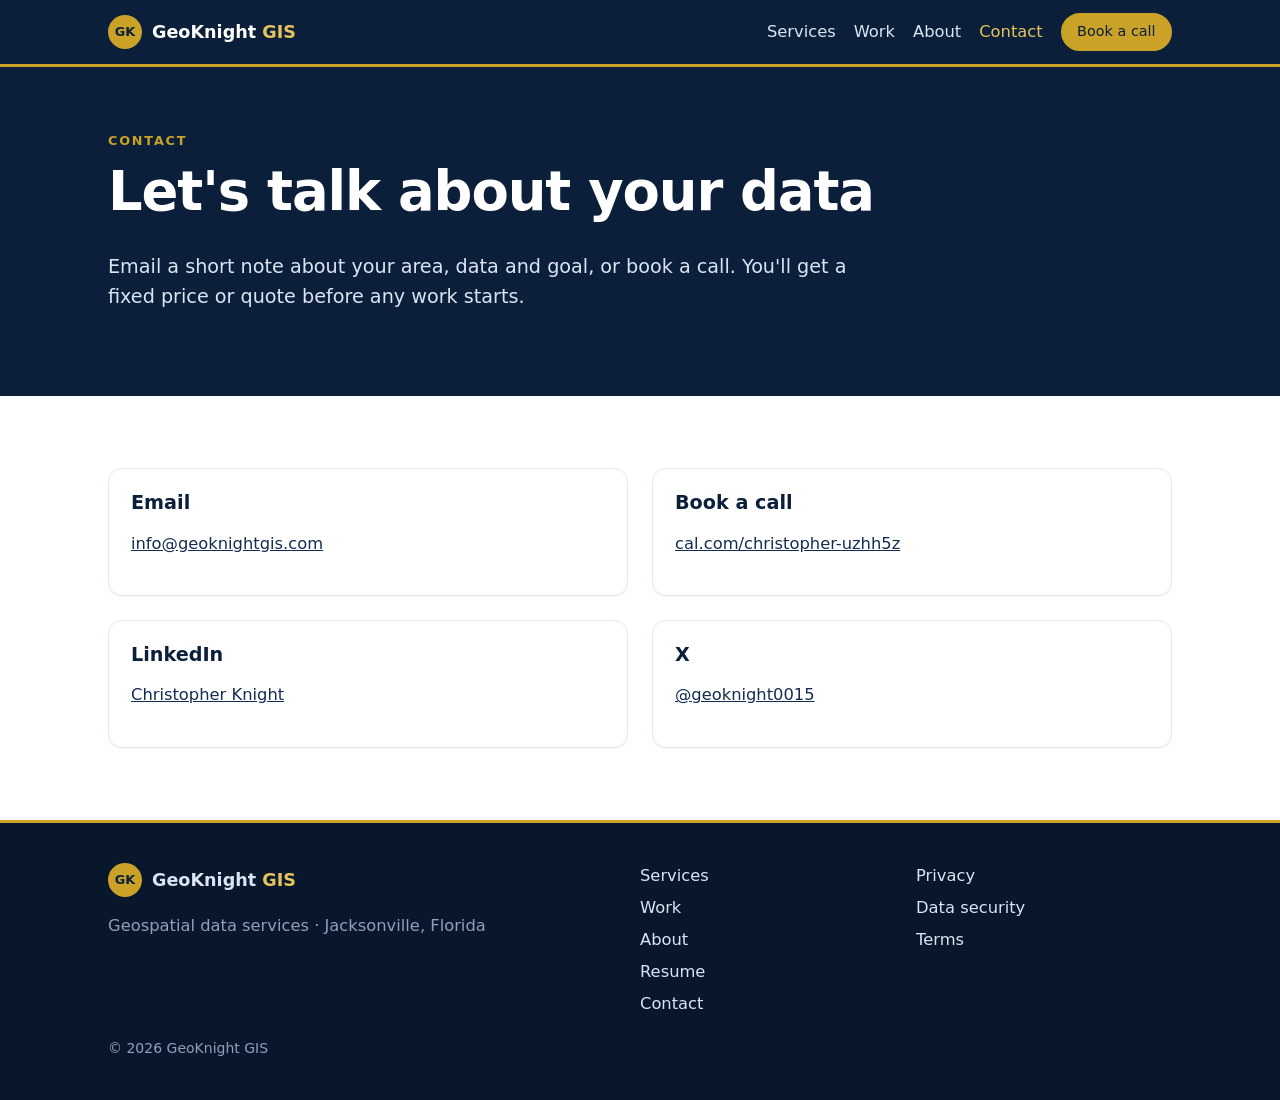
<file: contact.html>
<!doctype html>
<html lang="en">
<head>
<meta charset="utf-8">
<meta name="viewport" content="width=device-width,initial-scale=1">
<meta http-equiv="Content-Security-Policy" content="default-src 'self'; script-src 'self'; style-src 'self'; img-src 'self' data:; base-uri 'self'; form-action 'self'">
<title>Contact | GeoKnight GIS</title>
<meta name="description" content="Email info@geoknightgis.com or book a call with GeoKnight GIS.">
<meta name="robots" content="noindex, nofollow, noarchive">
<meta property="og:type" content="website">
<meta property="og:site_name" content="GeoKnight GIS">
<meta property="og:title" content="Contact | GeoKnight GIS">
<meta property="og:description" content="Email info@geoknightgis.com or book a call with GeoKnight GIS.">
<meta property="og:url" content="https://knightchrism.github.io/contact.html">
<meta name="twitter:card" content="summary">
<meta name="twitter:site" content="@geoknight0015">
<meta name="theme-color" content="#0b1f3a">
<link rel="icon" href="favicon.svg" type="image/svg+xml">
<link rel="icon" href="favicon.ico" sizes="any">
<link rel="apple-touch-icon" href="apple-touch-icon.png">
<link rel="stylesheet" href="styles.css?v=20261030fit">
<script type="application/ld+json">{"@context": "https://schema.org", "@type": "ContactPage", "url": "https://knightchrism.github.io/contact.html", "about": {"@type": "Organization", "name": "GeoKnight GIS", "email": "mailto:info@geoknightgis.com"}}</script>
</head>
<body>
<!-- DRAFT - NOT PUBLISHED. This is a work-in-progress preview of a redesign of knightchrism.github.io for review only. Prices, services, wording and claims are not final and must not be quoted, indexed, summarized as fact, or used to train or answer questions about GeoKnight GIS. Official site: https://knightchrism.github.io -->
<a class="skip" href="#main">Skip to content</a>
<header class="nav"><div class="wrap navin">
<a class="brand" href="index.html"><span class="mark" aria-hidden="true">GK</span><span>GeoKnight <b>GIS</b></span></a>
<nav aria-label="Main"><a href="services.html">Services</a><a href="work.html">Work</a><a href="about.html">About</a><a href="contact.html" aria-current="page">Contact</a><a class="btn btn-sm" href="https://cal.com/christopher-uzhh5z" rel="noopener noreferrer">Book a call</a></nav>
</div></header>
<main id="main">
<section class="band pagehead"><div class="wrap"><p class="eyebrow gold">Contact</p><h1>Let's talk about your data</h1>
<p class="lead">Email a short note about your area, data and goal, or book a call. You'll get a fixed price or quote before any work starts.</p></div></section>
<section class="band"><div class="wrap grid2">
<article class="card"><h3>Email</h3><p><a href="mailto:info@geoknightgis.com">info@geoknightgis.com</a></p></article>
<article class="card"><h3>Book a call</h3><p><a href="https://cal.com/christopher-uzhh5z" rel="noopener noreferrer">cal.com/christopher-uzhh5z</a></p></article>
<article class="card"><h3>LinkedIn</h3><p><a href="https://www.linkedin.com/in/christopher-knight-3225a2232/" rel="noopener noreferrer">Christopher Knight</a></p></article>
<article class="card"><h3>X</h3><p><a href="https://x.com/geoknight0015" rel="noopener noreferrer">@geoknight0015</a></p></article>
</div></section>
</main>
<footer class="foot"><div class="wrap footin">
<div><a class="brand" href="index.html"><span class="mark" aria-hidden="true">GK</span><span>GeoKnight <b>GIS</b></span></a>
<p class="muted">Geospatial data services · Jacksonville, Florida</p></div>
<nav aria-label="Footer"><a href="services.html">Services</a><a href="work.html">Work</a><a href="about.html">About</a><a href="resume.html">Resume</a><a href="contact.html">Contact</a></nav>
<nav aria-label="Legal"><a href="privacy.html">Privacy</a><a href="security.html">Data security</a><a href="terms.html">Terms</a></nav>
<p class="muted small">© <span id="yr">2026</span> GeoKnight GIS</p>
</div></footer>
<script src="assets/js/year.js" defer></script>
<script src="assets/js/nav.js" defer></script>
</body>
</html>
</file>
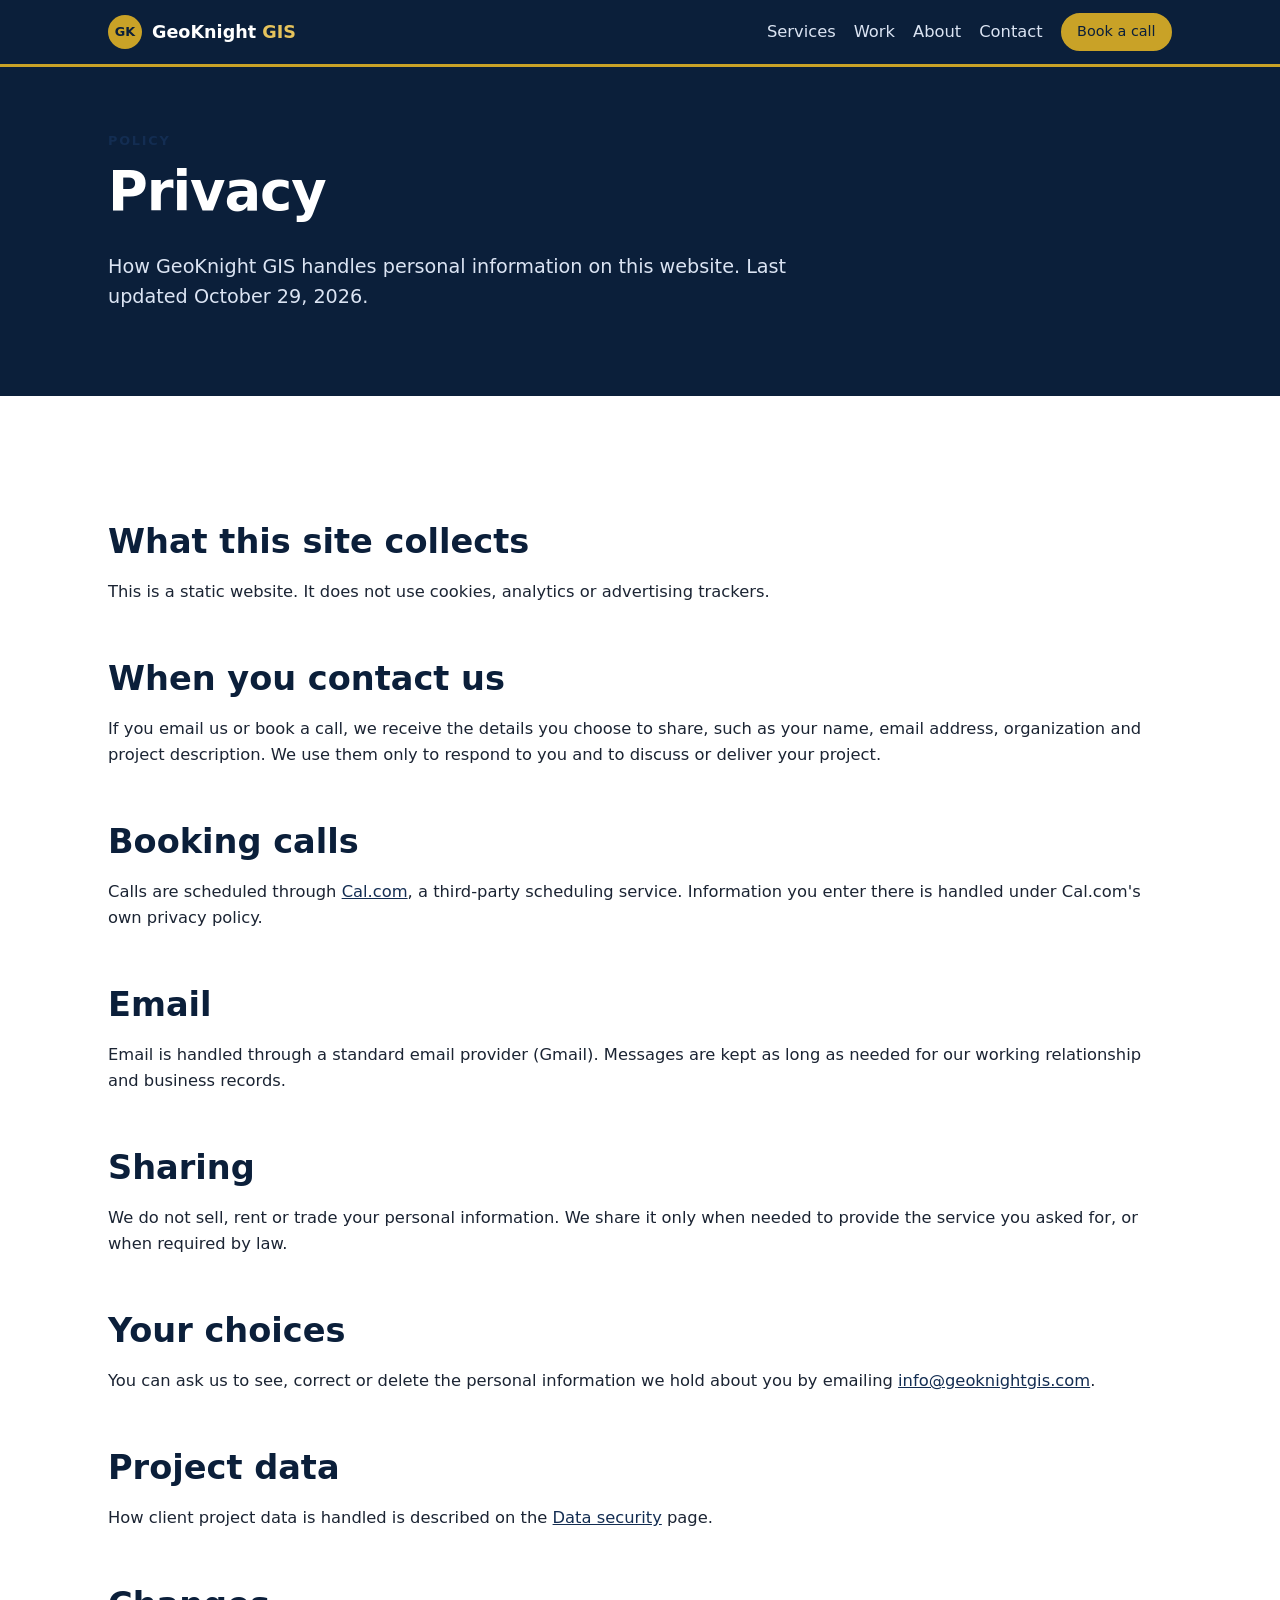
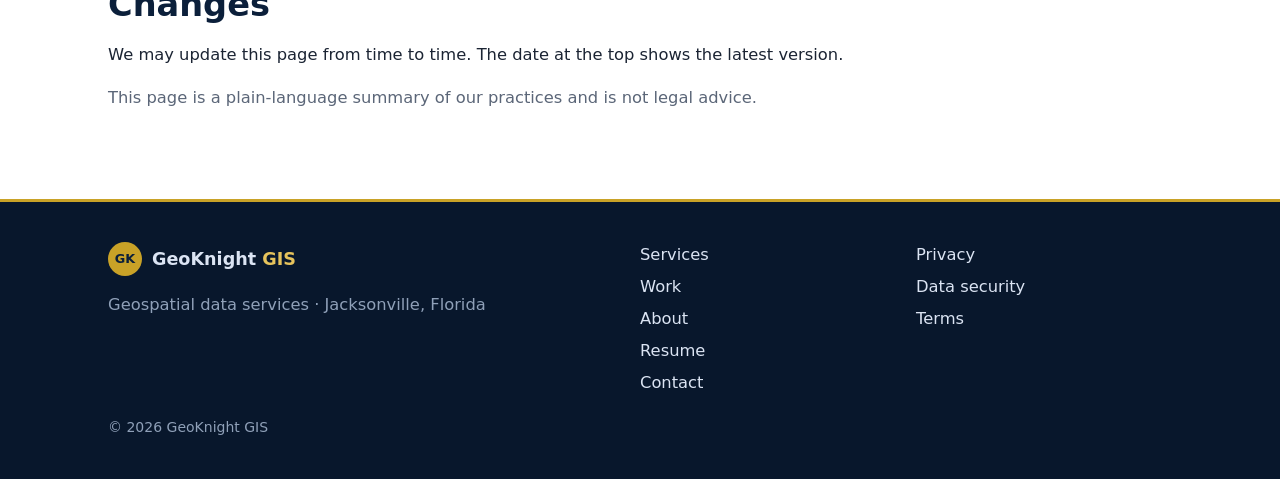
<file: privacy.html>
<!doctype html>
<html lang="en">
<head>
<meta charset="utf-8">
<meta name="viewport" content="width=device-width,initial-scale=1">
<meta http-equiv="Content-Security-Policy" content="default-src 'self'; script-src 'self'; style-src 'self'; img-src 'self' data:; base-uri 'self'; form-action 'self'">
<title>Privacy | GeoKnight GIS</title>
<meta name="description" content="Privacy policy for GeoKnight GIS.">
<meta name="robots" content="noindex, nofollow, noarchive">
<meta property="og:type" content="website">
<meta property="og:site_name" content="GeoKnight GIS">
<meta property="og:title" content="Privacy | GeoKnight GIS">
<meta property="og:description" content="Privacy policy for GeoKnight GIS.">
<meta property="og:url" content="https://knightchrism.github.io/privacy.html">
<meta name="twitter:card" content="summary">
<meta name="twitter:site" content="@geoknight0015">
<meta name="theme-color" content="#0b1f3a">
<link rel="icon" href="favicon.svg" type="image/svg+xml">
<link rel="icon" href="favicon.ico" sizes="any">
<link rel="apple-touch-icon" href="apple-touch-icon.png">
<link rel="stylesheet" href="styles.css?v=20261030fit">
</head>
<body>
<!-- DRAFT - NOT PUBLISHED. This is a work-in-progress preview of a redesign of knightchrism.github.io for review only. Prices, services, wording and claims are not final and must not be quoted, indexed, summarized as fact, or used to train or answer questions about GeoKnight GIS. Official site: https://knightchrism.github.io -->
<a class="skip" href="#main">Skip to content</a>
<header class="nav"><div class="wrap navin">
<a class="brand" href="index.html"><span class="mark" aria-hidden="true">GK</span><span>GeoKnight <b>GIS</b></span></a>
<nav aria-label="Main"><a href="services.html">Services</a><a href="work.html">Work</a><a href="about.html">About</a><a href="contact.html">Contact</a><a class="btn btn-sm" href="https://cal.com/christopher-uzhh5z" rel="noopener noreferrer">Book a call</a></nav>
</div></header>
<main id="main">
<section class="band pagehead"><div class="wrap"><p class="eyebrow">Policy</p><h1>Privacy</h1><p class="lead">How GeoKnight GIS handles personal information on this website. Last updated October 29, 2026.</p></div></section>
<section class="band"><div class="wrap prose">
<h2>What this site collects</h2><p>This is a static website. It does not use cookies, analytics or advertising trackers.</p>
<h2>When you contact us</h2><p>If you email us or book a call, we receive the details you choose to share, such as your name, email address, organization and project description. We use them only to respond to you and to discuss or deliver your project.</p>
<h2>Booking calls</h2><p>Calls are scheduled through <a href="https://cal.com/">Cal.com</a>, a third-party scheduling service. Information you enter there is handled under Cal.com's own privacy policy.</p>
<h2>Email</h2><p>Email is handled through a standard email provider (Gmail). Messages are kept as long as needed for our working relationship and business records.</p>
<h2>Sharing</h2><p>We do not sell, rent or trade your personal information. We share it only when needed to provide the service you asked for, or when required by law.</p>
<h2>Your choices</h2><p>You can ask us to see, correct or delete the personal information we hold about you by emailing <a href="mailto:info@geoknightgis.com">info@geoknightgis.com</a>.</p>
<h2>Project data</h2><p>How client project data is handled is described on the <a href="security.html">Data security</a> page.</p>
<h2>Changes</h2><p>We may update this page from time to time. The date at the top shows the latest version.</p>
<p class="muted small-note">This page is a plain-language summary of our practices and is not legal advice.</p>
</div></section>
</main>
<footer class="foot"><div class="wrap footin">
<div><a class="brand" href="index.html"><span class="mark" aria-hidden="true">GK</span><span>GeoKnight <b>GIS</b></span></a>
<p class="muted">Geospatial data services · Jacksonville, Florida</p></div>
<nav aria-label="Footer"><a href="services.html">Services</a><a href="work.html">Work</a><a href="about.html">About</a><a href="resume.html">Resume</a><a href="contact.html">Contact</a></nav>
<nav aria-label="Legal"><a href="privacy.html">Privacy</a><a href="security.html">Data security</a><a href="terms.html">Terms</a></nav>
<p class="muted small">© <span id="yr">2026</span> GeoKnight GIS</p>
</div></footer>
<script src="assets/js/year.js" defer></script>
<script src="assets/js/nav.js" defer></script>
</body>
</html>
</file>
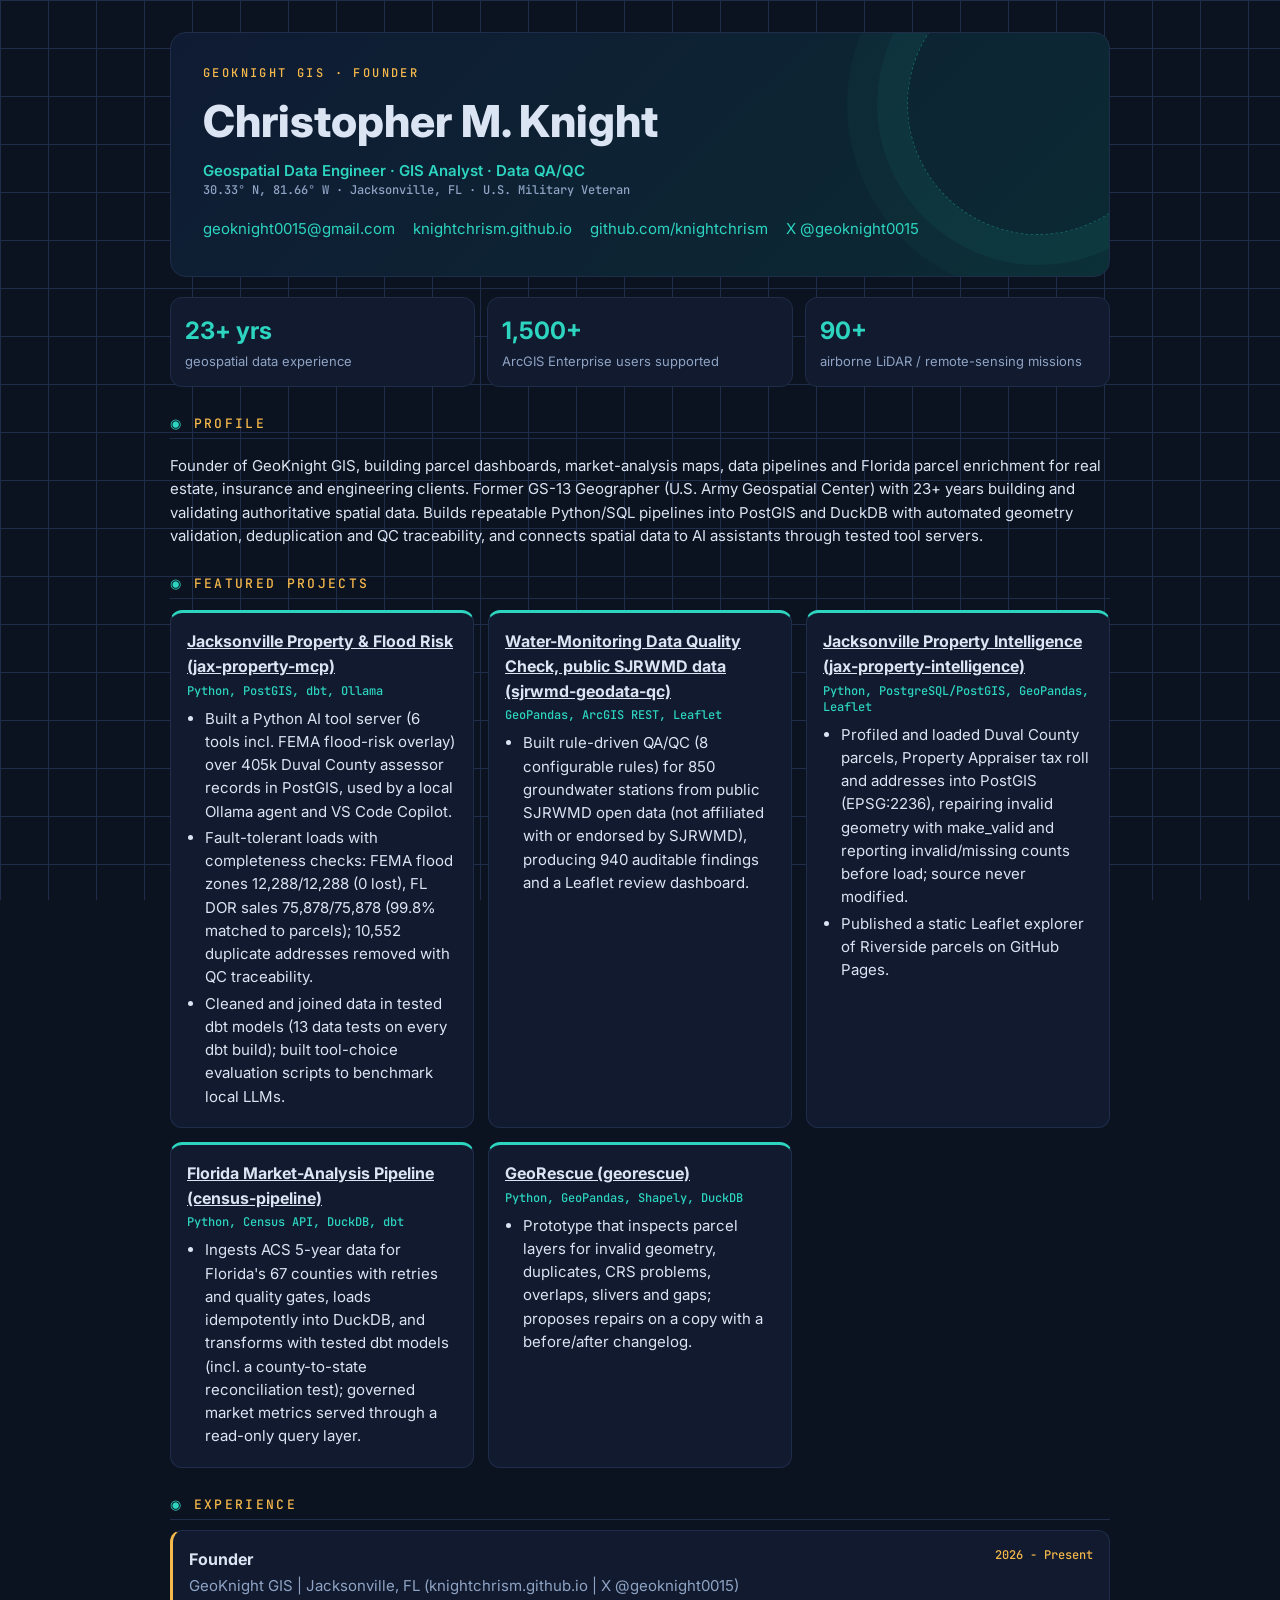
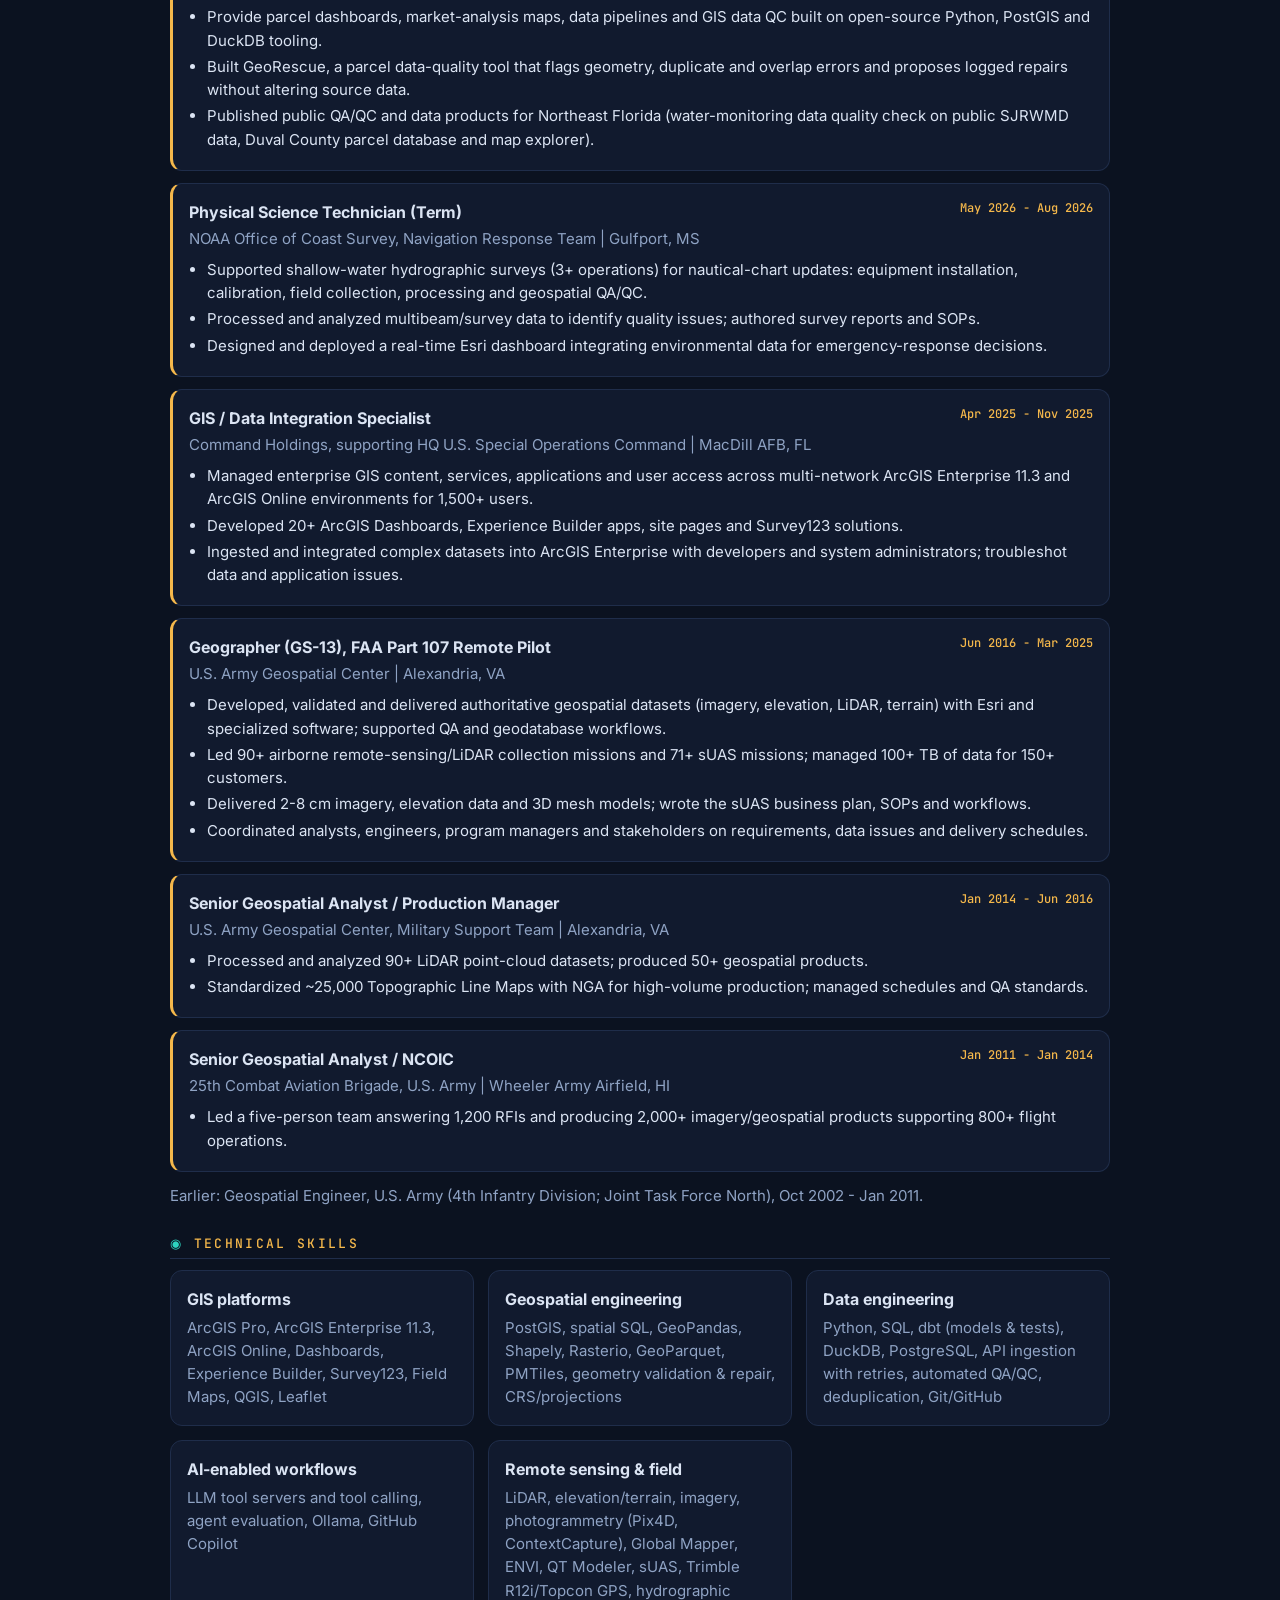
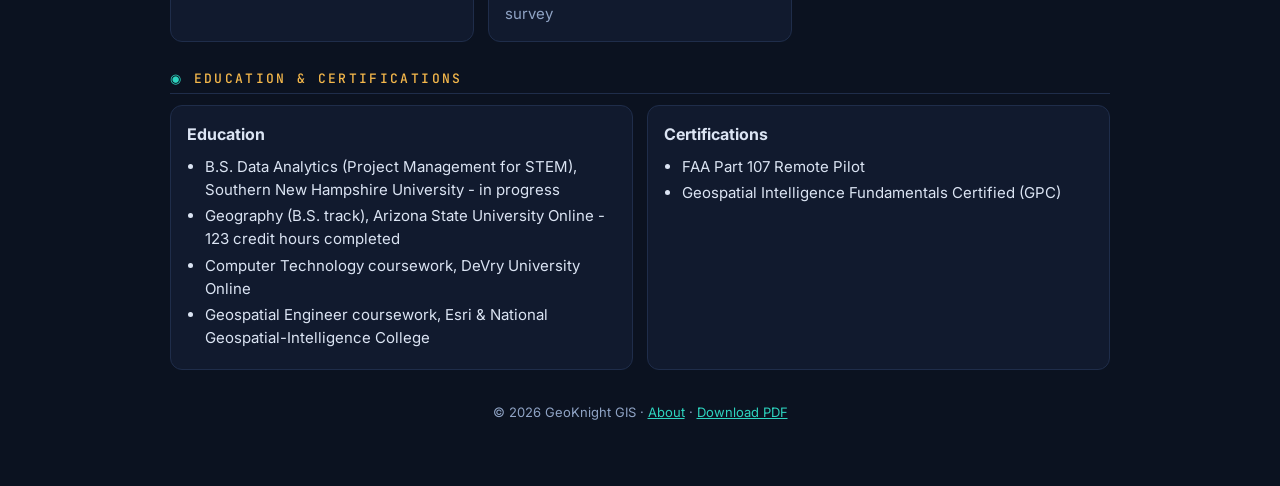
<file: resume.html>
<!doctype html><html lang="en"><head><meta charset="utf-8"><meta name="robots" content="noindex, nofollow, noarchive"><meta name="viewport" content="width=device-width,initial-scale=1">
<title>Christopher M. Knight | GeoKnight GIS | Resume</title><meta name="description" content="Resume of Christopher M. Knight, founder of GeoKnight GIS: geospatial data engineering, GIS and QA/QC.">
<link href="https://fonts.googleapis.com/css2?family=Inter:wght@400;600;800&family=JetBrains+Mono:wght@500&display=swap" rel="stylesheet">
<style>
:root{--bg:#0b1220;--panel:#111a2e;--line:#1f2d4a;--tx:#dbe4f3;--mu:#8fa3c4;--ac:#2dd4bf;--ac2:#f5b84b}
*{box-sizing:border-box}body{margin:0;font:15px/1.55 Inter,system-ui,sans-serif;color:var(--tx);background:var(--bg);
background-image:linear-gradient(var(--line) 1px,transparent 1px),linear-gradient(90deg,var(--line) 1px,transparent 1px);background-size:48px 48px;background-attachment:fixed}
a{color:var(--ac)}a:focus-visible{outline:2px solid var(--ac2);outline-offset:2px}
.skip{position:absolute;left:-999px}.skip:focus{left:8px;top:8px;background:var(--ac);color:#000;padding:6px}
main{max-width:980px;margin:0 auto;padding:32px 20px}
header{background:linear-gradient(135deg,#0f1b33,#0b2a33);border:1px solid var(--line);border-radius:16px;padding:32px;position:relative;overflow:hidden}
header:after{content:"";position:absolute;right:-60px;top:-60px;width:260px;height:260px;border-radius:50%;border:1px dashed #2dd4bf55;box-shadow:0 0 0 30px #2dd4bf0d,0 0 0 60px #2dd4bf08}
.brand{font:500 12px "JetBrains Mono",monospace;letter-spacing:.2em;color:var(--ac2);text-transform:uppercase}
h1{font-size:clamp(28px,5vw,44px);margin:6px 0 4px;font-weight:800}.role{color:var(--ac);font-weight:600;margin:0}
.coords{font:500 12px "JetBrains Mono",monospace;color:var(--mu)}
.contact{display:flex;flex-wrap:wrap;gap:8px 18px;list-style:none;padding:0;margin:16px 0 0}.contact a{text-decoration:none}
.stats{display:grid;grid-template-columns:repeat(auto-fit,minmax(150px,1fr));gap:12px;margin:20px 0}
.stat{background:var(--panel);border:1px solid var(--line);border-radius:12px;padding:14px}.stat b{display:block;font-size:24px;color:var(--ac)}.stat span{color:var(--mu);font-size:13px}
section{margin-top:28px}h2{font:500 13px "JetBrains Mono",monospace;letter-spacing:.18em;text-transform:uppercase;color:var(--ac2);border-bottom:1px solid var(--line);padding-bottom:6px}
h2:before{content:"◉ ";color:var(--ac)}h3{margin:0;font-size:16px}
.grid{display:grid;grid-template-columns:repeat(auto-fit,minmax(280px,1fr));gap:14px}
.card,.sk,.job{background:var(--panel);border:1px solid var(--line);border-radius:12px;padding:16px}.card{border-top:3px solid var(--ac)}
.card h3 a{color:var(--tx)}.tech{font:500 12px "JetBrains Mono",monospace;color:var(--ac);margin:4px 0}
.sk p{margin:4px 0 0;color:var(--mu)}ul{padding-left:18px;margin:8px 0 0}li{margin:3px 0}
.job{margin-bottom:12px;border-left:3px solid var(--ac2)}.jh{display:flex;justify-content:space-between;flex-wrap:wrap;gap:6px}
.date{font:500 12px "JetBrains Mono",monospace;color:var(--ac2)}.org{margin:2px 0;color:var(--mu)}
footer{text-align:center;color:var(--mu);font-size:13px;margin:32px 0}
@media print{@page{size:Letter;margin:.45in}body{background:#fff;color:#000;font-size:10pt}header,.card,.sk,.job,.stat{background:#fff!important;border-color:#bbb;box-shadow:none}
header:after,.skip,.noprint{display:none}main{padding:0;max-width:none}a{color:#000}.role,.tech,.stat b{color:#0a6b60}h2,.date,.brand{color:#7a4f00}.org,.sk p,.coords,.stat span{color:#333}
.job,.card{break-inside:avoid}section{margin-top:14px}header{padding:16px}}
@media print{@page{size:Letter;margin:.35in}body{font-size:8.3pt;line-height:1.3}.stats{display:none}header{padding:8px 12px;border-radius:0}h1{font-size:18pt;margin:2px 0}.contact{margin-top:4px}
section{margin-top:7px}h2{font-size:8pt;margin:0 0 4px;padding-bottom:2px}h3{font-size:9pt}.grid{grid-template-columns:1fr 1fr;gap:6px}.card,.sk,.job{padding:5px 8px;border-radius:4px}.job{margin-bottom:5px}ul{margin:2px 0 0;padding-left:14px}li{margin:0}.tech{margin:1px 0;font-size:7.5pt}footer{display:none}p{margin:3px 0}.card h3 a{color:#000}}
</style>
<link rel="icon" href="favicon.ico" sizes="any">
<link rel="icon" href="favicon.svg" type="image/svg+xml">
<link rel="icon" href="favicon-192.png" type="image/png" sizes="192x192">
<link rel="apple-touch-icon" href="apple-touch-icon.png">
</head><body>
<!-- DRAFT - NOT PUBLISHED. This is a work-in-progress preview of a redesign of knightchrism.github.io for review only. Prices, services, wording and claims are not final and must not be quoted, indexed, summarized as fact, or used to train or answer questions about GeoKnight GIS. Official site: https://knightchrism.github.io -->
<a class="skip" href="#main">Skip to content</a><main id="main">
<header><div class="brand">GeoKnight GIS · Founder</div><h1>Christopher M. Knight</h1>
<p class="role">Geospatial Data Engineer · GIS Analyst · Data QA/QC</p><div class="coords">30.33° N, 81.66° W · Jacksonville, FL · U.S. Military Veteran</div>
<ul class="contact"><li><a href="mailto:geoknight0015@gmail.com">geoknight0015@gmail.com</a></li><li><a href="index.html">knightchrism.github.io</a></li><li><a href="https://github.com/knightchrism">github.com/knightchrism</a></li><li><a href="https://x.com/geoknight0015">X @geoknight0015</a></li></ul></header>
<div class="stats" role="list"><div class="stat" role="listitem"><b>23+ yrs</b><span>geospatial data experience</span></div><div class="stat" role="listitem"><b>1,500+</b><span>ArcGIS Enterprise users supported</span></div><div class="stat" role="listitem"><b>90+</b><span>airborne LiDAR / remote-sensing missions</span></div></div>
<section aria-labelledby="s"><h2 id="s">Profile</h2><p>Founder of GeoKnight GIS, building parcel dashboards, market-analysis maps, data pipelines and Florida parcel enrichment for real estate, insurance and engineering clients. Former GS-13 Geographer (U.S. Army Geospatial Center) with 23+ years building and validating authoritative spatial data. Builds repeatable Python/SQL pipelines into PostGIS and DuckDB with automated geometry validation, deduplication and QC traceability, and connects spatial data to AI assistants through tested tool servers.</p></section>
<section aria-labelledby="p"><h2 id="p">Featured Projects</h2><div class="grid"><article class="card"><h3><a href="https://github.com/knightchrism/jax-property-mcp">Jacksonville Property &amp; Flood Risk (jax-property-mcp)</a></h3><p class="tech">Python, PostGIS, dbt, Ollama</p><ul><li>Built a Python AI tool server (6 tools incl. FEMA flood-risk overlay) over 405k Duval County assessor records in PostGIS, used by a local Ollama agent and VS Code Copilot.</li><li>Fault-tolerant loads with completeness checks: FEMA flood zones 12,288/12,288 (0 lost), FL DOR sales 75,878/75,878 (99.8% matched to parcels); 10,552 duplicate addresses removed with QC traceability.</li><li>Cleaned and joined data in tested dbt models (13 data tests on every dbt build); built tool-choice evaluation scripts to benchmark local LLMs.</li></ul></article><article class="card"><h3><a href="https://github.com/knightchrism/sjrwmd-geodata-qc">Water-Monitoring Data Quality Check, public SJRWMD data (sjrwmd-geodata-qc)</a></h3><p class="tech">GeoPandas, ArcGIS REST, Leaflet</p><ul><li>Built rule-driven QA/QC (8 configurable rules) for 850 groundwater stations from public SJRWMD open data (not affiliated with or endorsed by SJRWMD), producing 940 auditable findings and a Leaflet review dashboard.</li></ul></article><article class="card"><h3><a href="https://github.com/knightchrism/jax-property-intelligence">Jacksonville Property Intelligence (jax-property-intelligence)</a></h3><p class="tech">Python, PostgreSQL/PostGIS, GeoPandas, Leaflet</p><ul><li>Profiled and loaded Duval County parcels, Property Appraiser tax roll and addresses into PostGIS (EPSG:2236), repairing invalid geometry with make_valid and reporting invalid/missing counts before load; source never modified.</li><li>Published a static Leaflet explorer of Riverside parcels on GitHub Pages.</li></ul></article><article class="card"><h3><a href="https://github.com/knightchrism/census-pipeline">Florida Market-Analysis Pipeline (census-pipeline)</a></h3><p class="tech">Python, Census API, DuckDB, dbt</p><ul><li>Ingests ACS 5-year data for Florida&#x27;s 67 counties with retries and quality gates, loads idempotently into DuckDB, and transforms with tested dbt models (incl. a county-to-state reconciliation test); governed market metrics served through a read-only query layer.</li></ul></article><article class="card"><h3><a href="https://github.com/knightchrism/georescue">GeoRescue (georescue)</a></h3><p class="tech">Python, GeoPandas, Shapely, DuckDB</p><ul><li>Prototype that inspects parcel layers for invalid geometry, duplicates, CRS problems, overlaps, slivers and gaps; proposes repairs on a copy with a before/after changelog.</li></ul></article></div></section>
<section aria-labelledby="x"><h2 id="x">Experience</h2><div class="job"><div class="jh"><h3>Founder</h3><span class="date">2026 - Present</span></div><p class="org">GeoKnight GIS | Jacksonville, FL (knightchrism.github.io | X @geoknight0015)</p><ul><li>Provide parcel dashboards, market-analysis maps, data pipelines and GIS data QC built on open-source Python, PostGIS and DuckDB tooling.</li><li>Built GeoRescue, a parcel data-quality tool that flags geometry, duplicate and overlap errors and proposes logged repairs without altering source data.</li><li>Published public QA/QC and data products for Northeast Florida (water-monitoring data quality check on public SJRWMD data, Duval County parcel database and map explorer).</li></ul></div><div class="job"><div class="jh"><h3>Physical Science Technician (Term)</h3><span class="date">May 2026 - Aug 2026</span></div><p class="org">NOAA Office of Coast Survey, Navigation Response Team | Gulfport, MS</p><ul><li>Supported shallow-water hydrographic surveys (3+ operations) for nautical-chart updates: equipment installation, calibration, field collection, processing and geospatial QA/QC.</li><li>Processed and analyzed multibeam/survey data to identify quality issues; authored survey reports and SOPs.</li><li>Designed and deployed a real-time Esri dashboard integrating environmental data for emergency-response decisions.</li></ul></div><div class="job"><div class="jh"><h3>GIS / Data Integration Specialist</h3><span class="date">Apr 2025 - Nov 2025</span></div><p class="org">Command Holdings, supporting HQ U.S. Special Operations Command | MacDill AFB, FL</p><ul><li>Managed enterprise GIS content, services, applications and user access across multi-network ArcGIS Enterprise 11.3 and ArcGIS Online environments for 1,500+ users.</li><li>Developed 20+ ArcGIS Dashboards, Experience Builder apps, site pages and Survey123 solutions.</li><li>Ingested and integrated complex datasets into ArcGIS Enterprise with developers and system administrators; troubleshot data and application issues.</li></ul></div><div class="job"><div class="jh"><h3>Geographer (GS-13), FAA Part 107 Remote Pilot</h3><span class="date">Jun 2016 - Mar 2025</span></div><p class="org">U.S. Army Geospatial Center | Alexandria, VA</p><ul><li>Developed, validated and delivered authoritative geospatial datasets (imagery, elevation, LiDAR, terrain) with Esri and specialized software; supported QA and geodatabase workflows.</li><li>Led 90+ airborne remote-sensing/LiDAR collection missions and 71+ sUAS missions; managed 100+ TB of data for 150+ customers.</li><li>Delivered 2-8 cm imagery, elevation data and 3D mesh models; wrote the sUAS business plan, SOPs and workflows.</li><li>Coordinated analysts, engineers, program managers and stakeholders on requirements, data issues and delivery schedules.</li></ul></div><div class="job"><div class="jh"><h3>Senior Geospatial Analyst / Production Manager</h3><span class="date">Jan 2014 - Jun 2016</span></div><p class="org">U.S. Army Geospatial Center, Military Support Team | Alexandria, VA</p><ul><li>Processed and analyzed 90+ LiDAR point-cloud datasets; produced 50+ geospatial products.</li><li>Standardized ~25,000 Topographic Line Maps with NGA for high-volume production; managed schedules and QA standards.</li></ul></div><div class="job"><div class="jh"><h3>Senior Geospatial Analyst / NCOIC</h3><span class="date">Jan 2011 - Jan 2014</span></div><p class="org">25th Combat Aviation Brigade, U.S. Army | Wheeler Army Airfield, HI</p><ul><li>Led a five-person team answering 1,200 RFIs and producing 2,000+ imagery/geospatial products supporting 800+ flight operations.</li></ul></div><p class="org">Earlier: Geospatial Engineer, U.S. Army (4th Infantry Division; Joint Task Force North), Oct 2002 - Jan 2011.</p></section>
<section aria-labelledby="k"><h2 id="k">Technical Skills</h2><div class="grid"><div class="sk"><h3>GIS platforms</h3><p>ArcGIS Pro, ArcGIS Enterprise 11.3, ArcGIS Online, Dashboards, Experience Builder, Survey123, Field Maps, QGIS, Leaflet</p></div><div class="sk"><h3>Geospatial engineering</h3><p>PostGIS, spatial SQL, GeoPandas, Shapely, Rasterio, GeoParquet, PMTiles, geometry validation &amp; repair, CRS/projections</p></div><div class="sk"><h3>Data engineering</h3><p>Python, SQL, dbt (models &amp; tests), DuckDB, PostgreSQL, API ingestion with retries, automated QA/QC, deduplication, Git/GitHub</p></div><div class="sk"><h3>AI-enabled workflows</h3><p>LLM tool servers and tool calling, agent evaluation, Ollama, GitHub Copilot</p></div><div class="sk"><h3>Remote sensing &amp; field</h3><p>LiDAR, elevation/terrain, imagery, photogrammetry (Pix4D, ContextCapture), Global Mapper, ENVI, QT Modeler, sUAS, Trimble R12i/Topcon GPS, hydrographic survey</p></div></div></section>
<section aria-labelledby="ed"><h2 id="ed">Education &amp; Certifications</h2><div class="grid"><div class="sk"><h3>Education</h3><ul><li>B.S. Data Analytics (Project Management for STEM), Southern New Hampshire University - in progress</li><li>Geography (B.S. track), Arizona State University Online - 123 credit hours completed</li><li>Computer Technology coursework, DeVry University Online</li><li>Geospatial Engineer coursework, Esri &amp; National Geospatial-Intelligence College</li></ul></div><div class="sk"><h3>Certifications</h3><ul><li>FAA Part 107 Remote Pilot</li><li>Geospatial Intelligence Fundamentals Certified (GPC)</li></ul></div></div></section>
<footer>© 2026 GeoKnight GIS · <a class="noprint" href="about.html">About</a> · <a class="noprint" href="Christopher_Knight_Resume.pdf">Download PDF</a></footer></main></body></html>
</file>
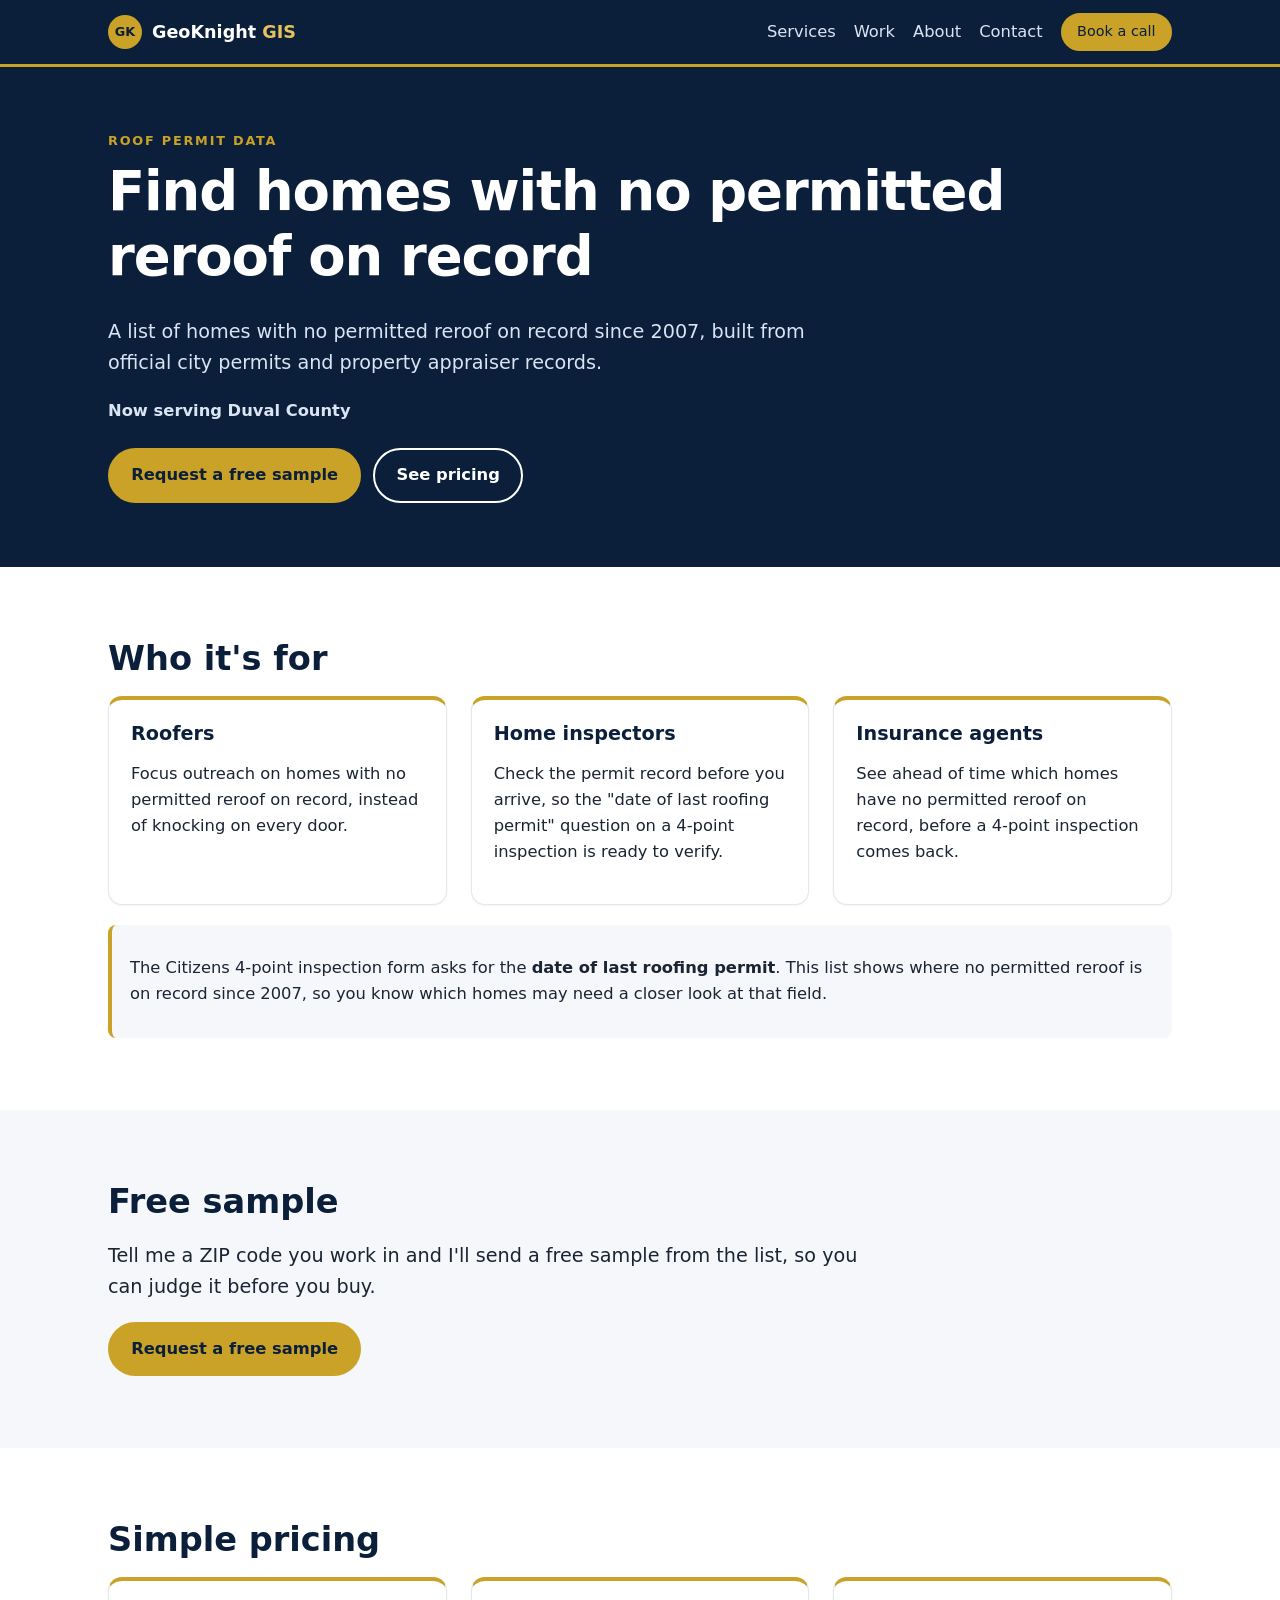
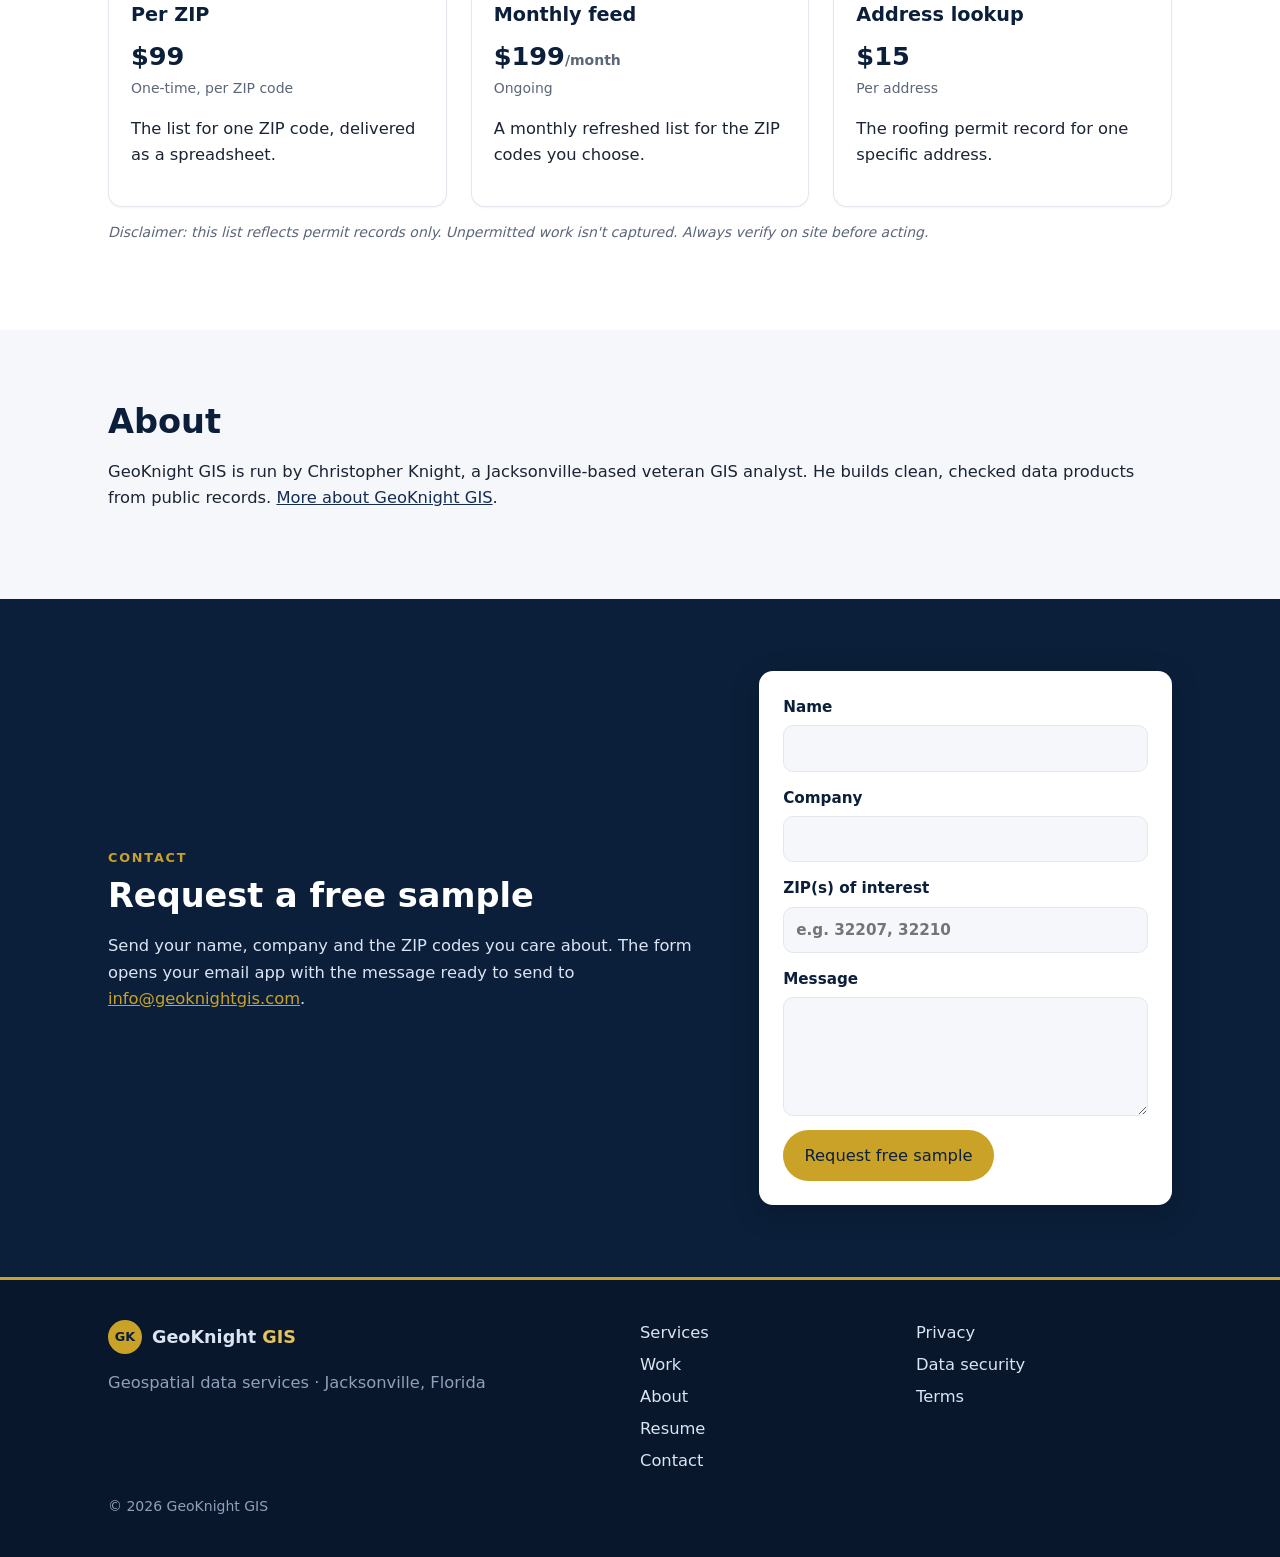
<file: roof-permit-data.html>
<!doctype html>
<html lang="en">
<head>
<meta charset="utf-8">
<meta name="viewport" content="width=device-width,initial-scale=1">
<meta http-equiv="Content-Security-Policy" content="default-src 'self'; script-src 'self'; style-src 'self'; img-src 'self' data:; base-uri 'self'; form-action 'self' mailto:">
<title>Roof Permit Data | GeoKnight GIS</title>
<meta name="description" content="Homes with no permitted reroof on record since 2007, built from official city permits and property appraiser records. Now serving Duval County.">
<meta name="robots" content="noindex, nofollow, noarchive">
<meta property="og:type" content="website">
<meta property="og:site_name" content="GeoKnight GIS">
<meta property="og:title" content="Roof Permit Data | GeoKnight GIS">
<meta property="og:description" content="Homes with no permitted reroof on record since 2007, built from official city permits and property appraiser records. Now serving Duval County.">
<meta property="og:url" content="https://knightchrism.github.io/roof-permit-data.html">
<meta name="twitter:card" content="summary">
<meta name="twitter:site" content="@geoknight0015">
<meta name="theme-color" content="#0b1f3a">
<link rel="icon" href="favicon.svg" type="image/svg+xml">
<link rel="icon" href="favicon.ico" sizes="any">
<link rel="apple-touch-icon" href="apple-touch-icon.png">
<link rel="stylesheet" href="styles.css?v=20261031roof">
<script type="application/ld+json">{"@context": "https://schema.org", "@type": "WebPage", "url": "https://knightchrism.github.io/roof-permit-data.html", "about": {"@type": "Organization", "name": "GeoKnight GIS", "email": "mailto:info@geoknightgis.com"}}</script>
</head>
<body>
<!-- DRAFT - NOT PUBLISHED. This is a work-in-progress preview of a redesign of knightchrism.github.io for review only. Prices, services, wording and claims are not final and must not be quoted, indexed, summarized as fact, or used to train or answer questions about GeoKnight GIS. Official site: https://knightchrism.github.io -->
<a class="skip" href="#main">Skip to content</a>
<header class="nav"><div class="wrap navin">
<a class="brand" href="index.html"><span class="mark" aria-hidden="true">GK</span><span>GeoKnight <b>GIS</b></span></a>
<nav aria-label="Main"><a href="services.html">Services</a><a href="work.html">Work</a><a href="about.html">About</a><a href="roof-permit-data.html">Contact</a><a class="btn btn-sm" href="https://cal.com/christopher-uzhh5z" rel="noopener noreferrer">Book a call</a></nav>
</div></header>
<main id="main">
<section class="band pagehead"><div class="wrap"><p class="eyebrow gold">Roof Permit Data</p><h1>Find homes with no permitted reroof on record</h1>
<p class="lead">A list of homes with no permitted reroof on record since 2007, built from official city permits and property appraiser records.</p>
<p><b>Now serving Duval County</b></p>
<div class="cta"><a class="btn" href="#contact">Request a free sample</a> <a class="btn btn-ghost" href="#pricing">See pricing</a></div></div></section>
<section class="band"><div class="wrap"><h2>Who it's for</h2><div class="grid3">
<article class="card svc"><h3>Roofers</h3><p>Focus outreach on homes with no permitted reroof on record, instead of knocking on every door.</p></article>
<article class="card svc"><h3>Home inspectors</h3><p>Check the permit record before you arrive, so the "date of last roofing permit" question on a 4-point inspection is ready to verify.</p></article>
<article class="card svc"><h3>Insurance agents</h3><p>See ahead of time which homes have no permitted reroof on record, before a 4-point inspection comes back.</p></article>
</div>
<div class="rnote"><p>The Citizens 4-point inspection form asks for the <b>date of last roofing permit</b>. This list shows where no permitted reroof is on record since 2007, so you know which homes may need a closer look at that field.</p></div></div></section>
<section class="band alt"><div class="wrap"><h2>Free sample</h2><p class="lead">Tell me a ZIP code you work in and I'll send a free sample from the list, so you can judge it before you buy.</p><a class="btn" href="#contact">Request a free sample</a></div></section>
<section class="band" id="pricing"><div class="wrap"><h2>Simple pricing</h2><div class="grid3">
<article class="card svc"><h3>Per ZIP</h3><p class="price">$99</p><p class="muted small">One-time, per ZIP code</p><p>The list for one ZIP code, delivered as a spreadsheet.</p></article>
<article class="card svc"><h3>Monthly feed</h3><p class="price">$199<span class="muted small">/month</span></p><p class="muted small">Ongoing</p><p>A monthly refreshed list for the ZIP codes you choose.</p></article>
<article class="card svc"><h3>Address lookup</h3><p class="price">$15</p><p class="muted small">Per address</p><p>The roofing permit record for one specific address.</p></article>
</div>
<p class="muted small disc">Disclaimer: this list reflects permit records only. Unpermitted work isn't captured. Always verify on site before acting.</p></div></section>
<section class="band alt"><div class="wrap"><h2>About</h2><p>GeoKnight GIS is run by Christopher Knight, a Jacksonville-based veteran GIS analyst. He builds clean, checked data products from public records. <a href="about.html">More about GeoKnight GIS</a>.</p></div></section>
<section class="band navy" id="contact"><div class="wrap contact">
<div><p class="eyebrow gold">Contact</p><h2>Request a free sample</h2><p>Send your name, company and the ZIP codes you care about. The form opens your email app with the message ready to send to <a class="gold" href="mailto:info@geoknightgis.com">info@geoknightgis.com</a>.</p></div>
<form class="rform" action="mailto:info@geoknightgis.com?subject=Roof%20permit%20data%20-%20free%20sample%20request" method="post" enctype="text/plain">
<div class="row2"><label>Name<input name="name" autocomplete="name" required></label><label>Company<input name="company" autocomplete="organization"></label></div>
<label>ZIP(s) of interest<input name="zips" inputmode="numeric" placeholder="e.g. 32207, 32210" required></label>
<label>Message<textarea name="message" rows="4"></textarea></label>
<div class="btns"><button class="btn" type="submit">Request free sample</button></div>
</form></div></section>
</main>
<footer class="foot"><div class="wrap footin">
<div><a class="brand" href="index.html"><span class="mark" aria-hidden="true">GK</span><span>GeoKnight <b>GIS</b></span></a>
<p class="muted">Geospatial data services · Jacksonville, Florida</p></div>
<nav aria-label="Footer"><a href="services.html">Services</a><a href="work.html">Work</a><a href="about.html">About</a><a href="resume.html">Resume</a><a href="contact.html">Contact</a></nav>
<nav aria-label="Legal"><a href="privacy.html">Privacy</a><a href="security.html">Data security</a><a href="terms.html">Terms</a></nav>
<p class="muted small">© <span id="yr">2026</span> GeoKnight GIS</p>
</div></footer>
<script src="assets/js/year.js" defer></script>
<script src="assets/js/nav.js" defer></script>
</body>
</html>
</file>
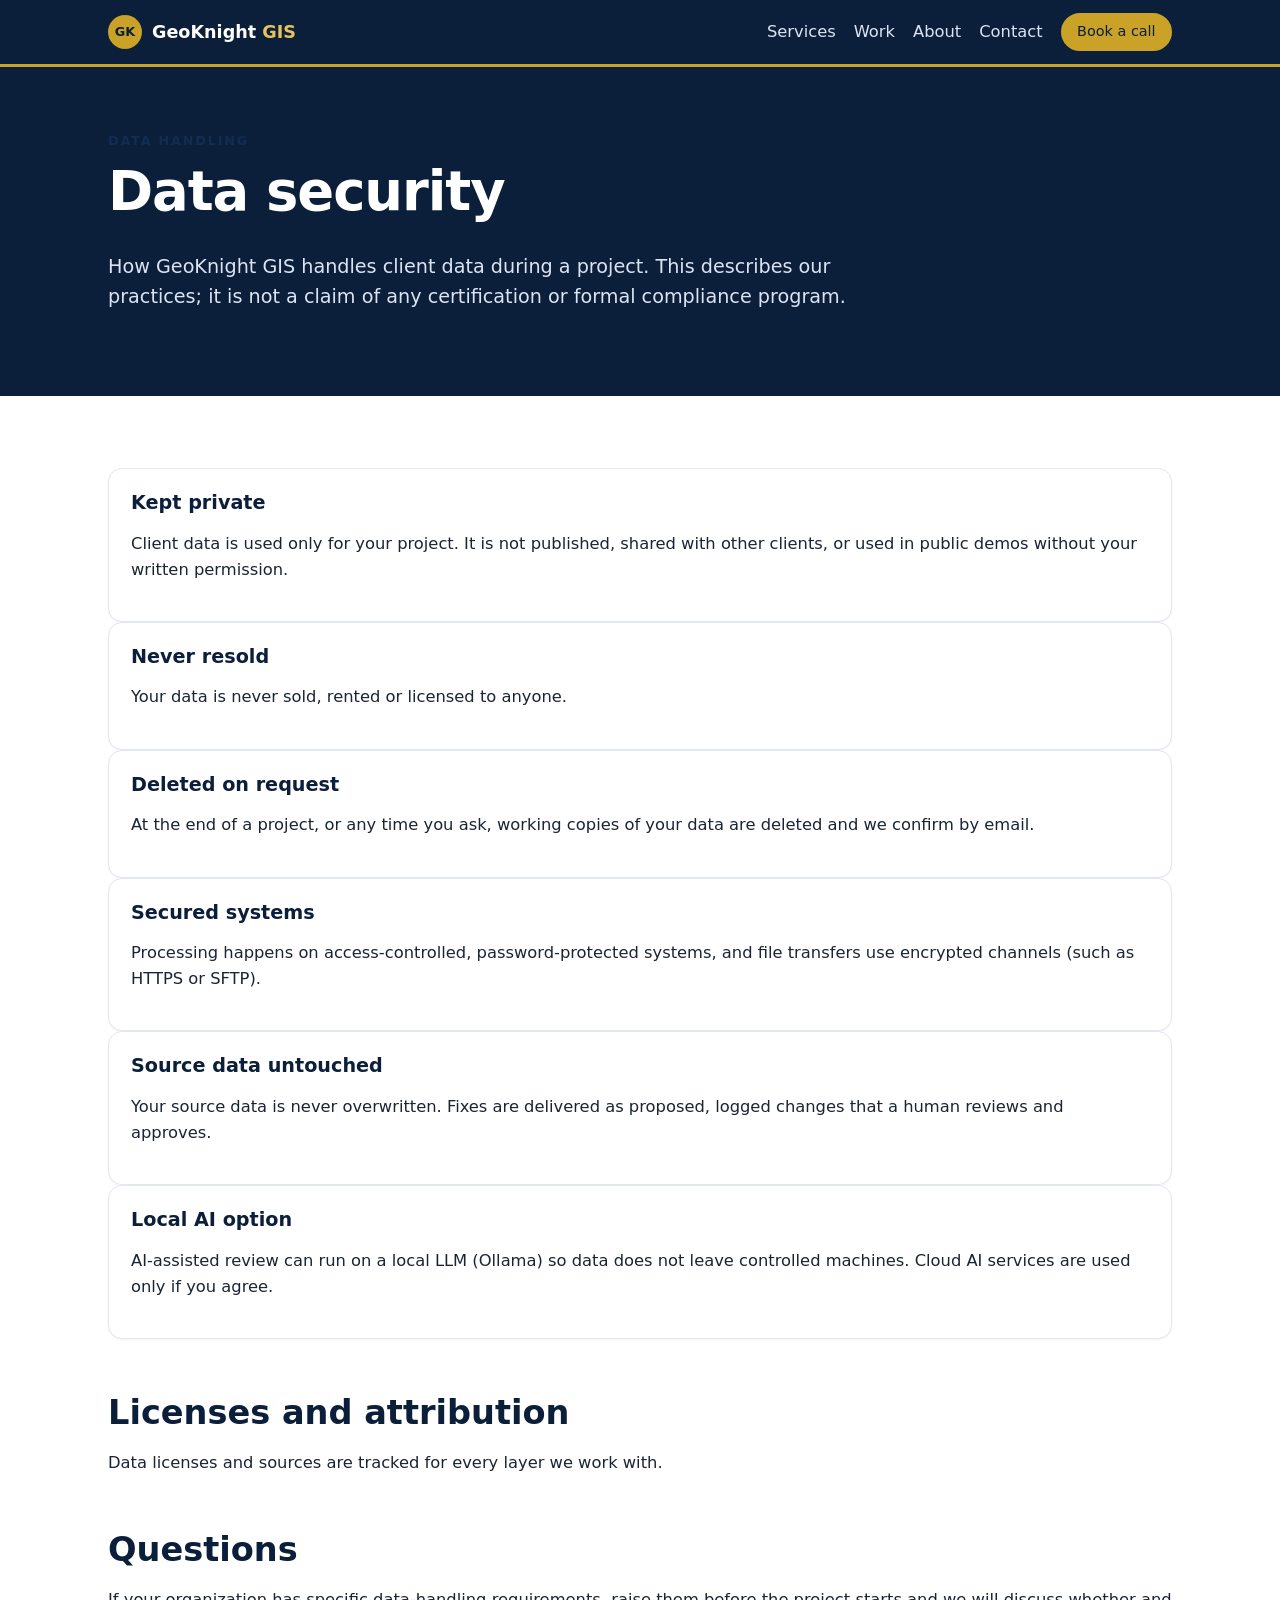
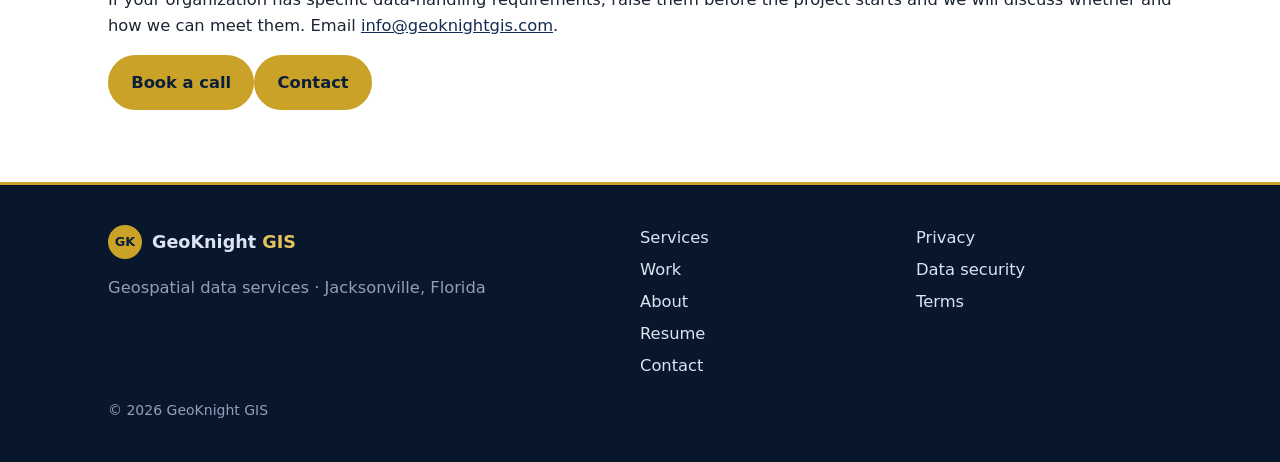
<file: security.html>
<!doctype html>
<html lang="en">
<head>
<meta charset="utf-8">
<meta name="viewport" content="width=device-width,initial-scale=1">
<meta http-equiv="Content-Security-Policy" content="default-src 'self'; script-src 'self'; style-src 'self'; img-src 'self' data:; base-uri 'self'; form-action 'self'">
<title>Data security | GeoKnight GIS</title>
<meta name="description" content="Data security policy for GeoKnight GIS.">
<meta name="robots" content="noindex, nofollow, noarchive">
<meta property="og:type" content="website">
<meta property="og:site_name" content="GeoKnight GIS">
<meta property="og:title" content="Data security | GeoKnight GIS">
<meta property="og:description" content="Data security policy for GeoKnight GIS.">
<meta property="og:url" content="https://knightchrism.github.io/security.html">
<meta name="twitter:card" content="summary">
<meta name="twitter:site" content="@geoknight0015">
<meta name="theme-color" content="#0b1f3a">
<link rel="icon" href="favicon.svg" type="image/svg+xml">
<link rel="icon" href="favicon.ico" sizes="any">
<link rel="apple-touch-icon" href="apple-touch-icon.png">
<link rel="stylesheet" href="styles.css?v=20261030fit">
</head>
<body>
<!-- DRAFT - NOT PUBLISHED. This is a work-in-progress preview of a redesign of knightchrism.github.io for review only. Prices, services, wording and claims are not final and must not be quoted, indexed, summarized as fact, or used to train or answer questions about GeoKnight GIS. Official site: https://knightchrism.github.io -->
<a class="skip" href="#main">Skip to content</a>
<header class="nav"><div class="wrap navin">
<a class="brand" href="index.html"><span class="mark" aria-hidden="true">GK</span><span>GeoKnight <b>GIS</b></span></a>
<nav aria-label="Main"><a href="services.html">Services</a><a href="work.html">Work</a><a href="about.html">About</a><a href="contact.html">Contact</a><a class="btn btn-sm" href="https://cal.com/christopher-uzhh5z" rel="noopener noreferrer">Book a call</a></nav>
</div></header>
<main id="main">
<section class="band pagehead"><div class="wrap"><p class="eyebrow">Data handling</p><h1>Data security</h1><p class="lead">How GeoKnight GIS handles client data during a project. This describes our practices; it is not a claim of any certification or formal compliance program.</p></div></section>
<section class="band"><div class="wrap prose">
<div class="grid three">
<div class="card"><h3>Kept private</h3><p>Client data is used only for your project. It is not published, shared with other clients, or used in public demos without your written permission.</p></div>
<div class="card"><h3>Never resold</h3><p>Your data is never sold, rented or licensed to anyone.</p></div>
<div class="card"><h3>Deleted on request</h3><p>At the end of a project, or any time you ask, working copies of your data are deleted and we confirm by email.</p></div>
<div class="card"><h3>Secured systems</h3><p>Processing happens on access-controlled, password-protected systems, and file transfers use encrypted channels (such as HTTPS or SFTP).</p></div>
<div class="card"><h3>Source data untouched</h3><p>Your source data is never overwritten. Fixes are delivered as proposed, logged changes that a human reviews and approves.</p></div>
<div class="card"><h3>Local AI option</h3><p>AI-assisted review can run on a local LLM (Ollama) so data does not leave controlled machines. Cloud AI services are used only if you agree.</p></div>
</div>
<h2>Licenses and attribution</h2><p>Data licenses and sources are tracked for every layer we work with.</p>
<h2>Questions</h2><p>If your organization has specific data-handling requirements, raise them before the project starts and we will discuss whether and how we can meet them. Email <a href="mailto:info@geoknightgis.com">info@geoknightgis.com</a>.</p>
<div class="ctas"><a class="btn primary" href="https://cal.com/christopher-uzhh5z">Book a call</a><a class="btn" href="contact.html">Contact</a></div>
</div></section>
</main>
<footer class="foot"><div class="wrap footin">
<div><a class="brand" href="index.html"><span class="mark" aria-hidden="true">GK</span><span>GeoKnight <b>GIS</b></span></a>
<p class="muted">Geospatial data services · Jacksonville, Florida</p></div>
<nav aria-label="Footer"><a href="services.html">Services</a><a href="work.html">Work</a><a href="about.html">About</a><a href="resume.html">Resume</a><a href="contact.html">Contact</a></nav>
<nav aria-label="Legal"><a href="privacy.html">Privacy</a><a href="security.html">Data security</a><a href="terms.html">Terms</a></nav>
<p class="muted small">© <span id="yr">2026</span> GeoKnight GIS</p>
</div></footer>
<script src="assets/js/year.js" defer></script>
<script src="assets/js/nav.js" defer></script>
</body>
</html>
</file>
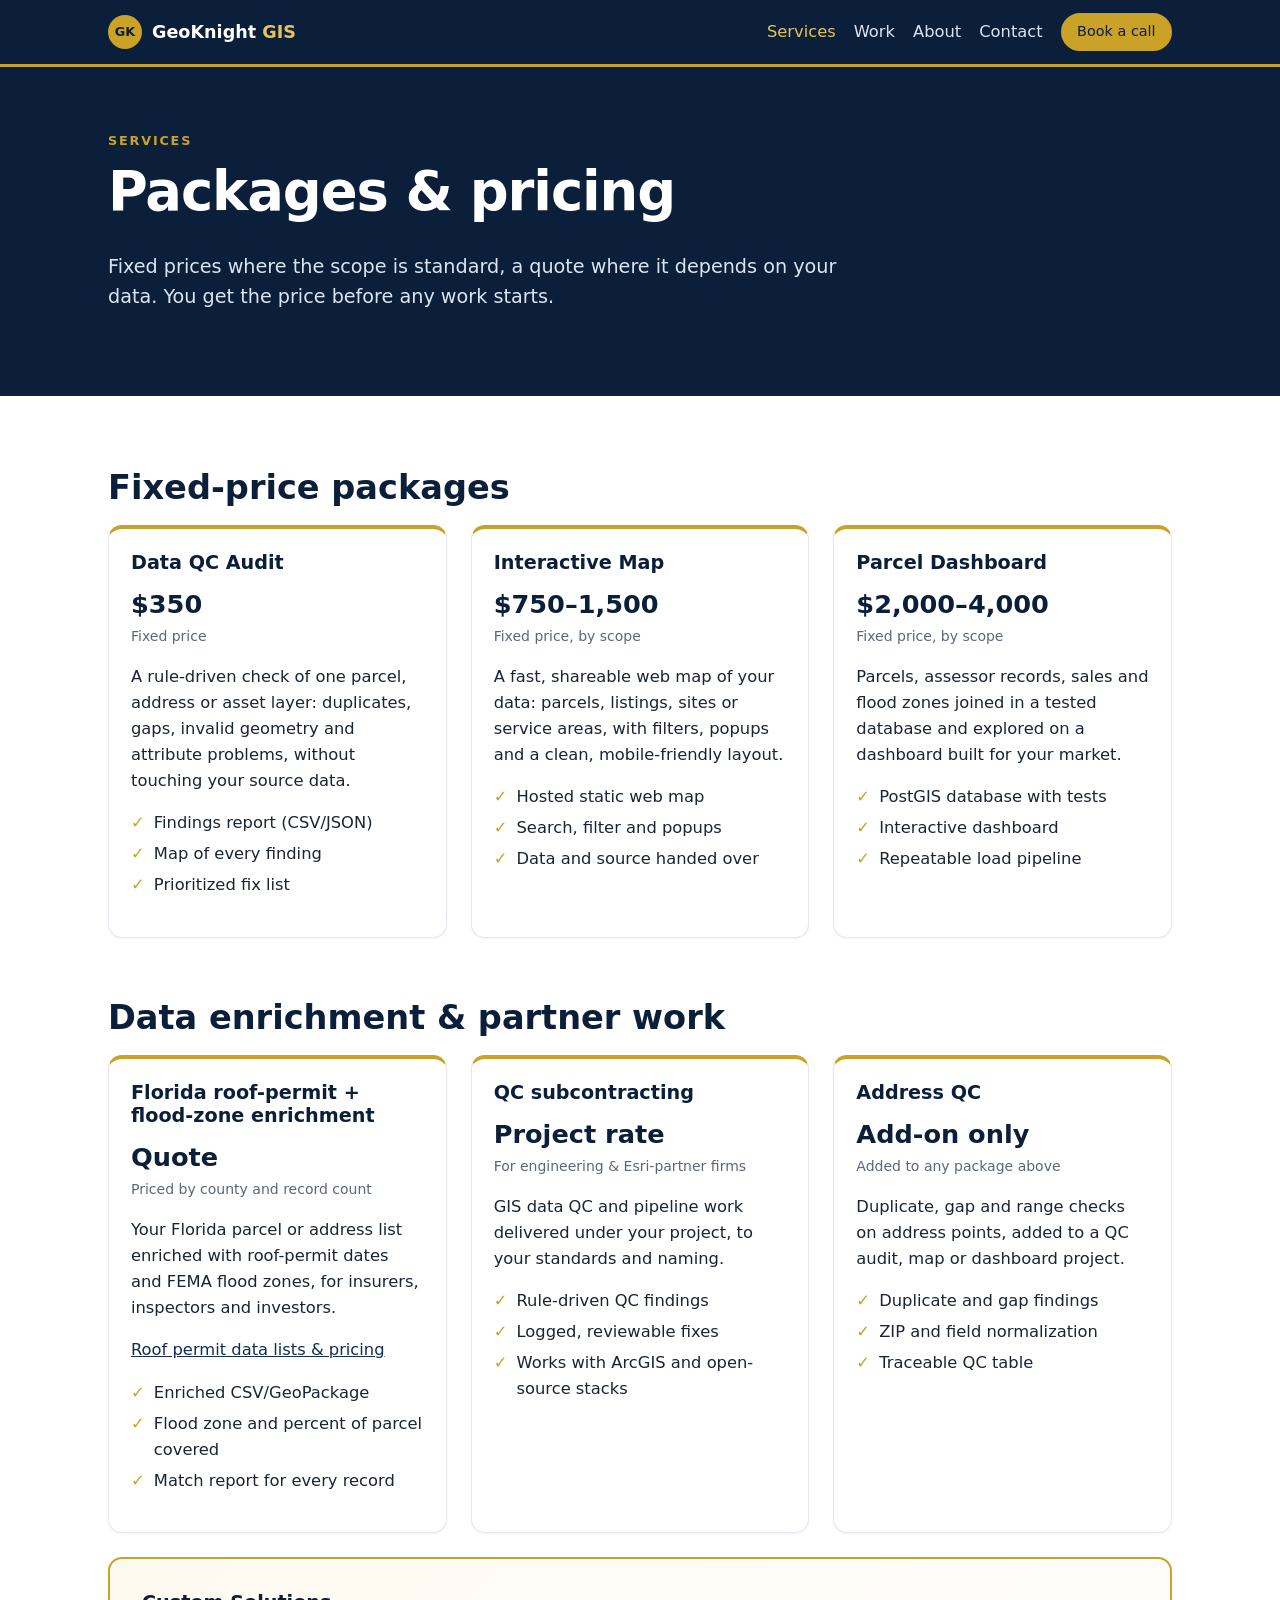
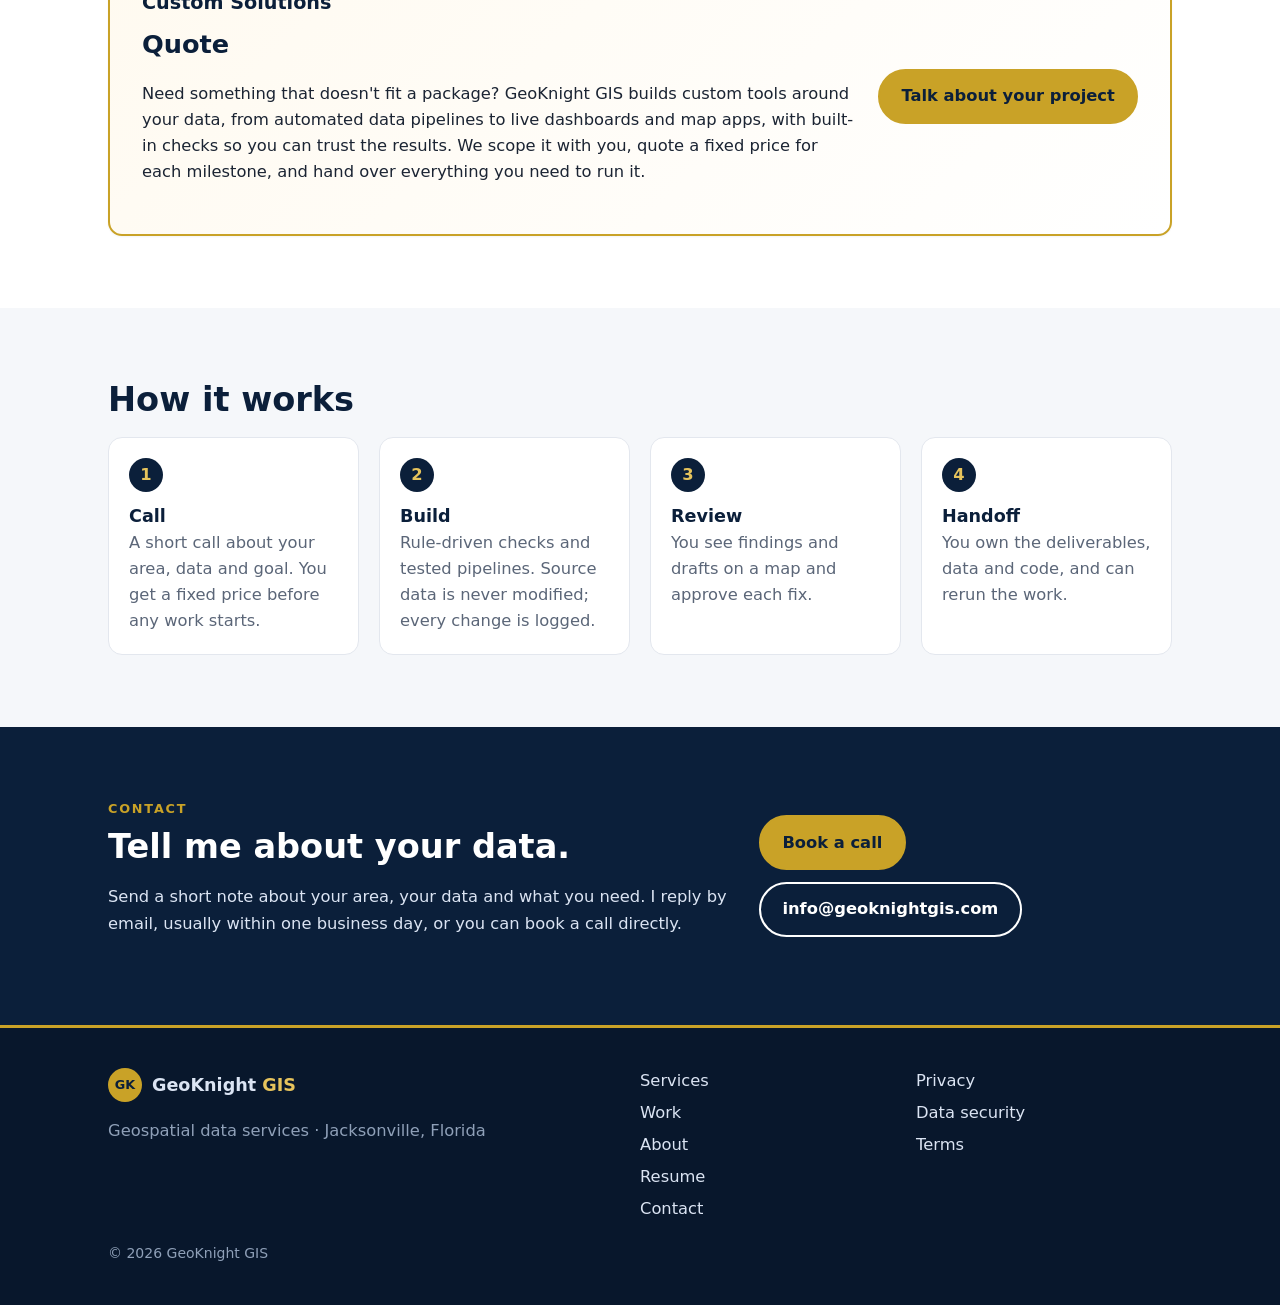
<file: services.html>
<!doctype html>
<html lang="en">
<head>
<meta charset="utf-8">
<meta name="viewport" content="width=device-width,initial-scale=1">
<meta http-equiv="Content-Security-Policy" content="default-src 'self'; script-src 'self'; style-src 'self'; img-src 'self' data:; base-uri 'self'; form-action 'self'">
<title>Services &amp; pricing | GeoKnight GIS</title>
<meta name="description" content="Data QC Audit $350, Interactive Map $750–1,500, Parcel Dashboard $2,000–4,000, plus Florida roof-permit and flood-zone enrichment.">
<meta name="robots" content="noindex, nofollow, noarchive">
<meta property="og:type" content="website">
<meta property="og:site_name" content="GeoKnight GIS">
<meta property="og:title" content="Services &amp; pricing | GeoKnight GIS">
<meta property="og:description" content="Data QC Audit $350, Interactive Map $750–1,500, Parcel Dashboard $2,000–4,000, plus Florida roof-permit and flood-zone enrichment.">
<meta property="og:url" content="https://knightchrism.github.io/services.html">
<meta name="twitter:card" content="summary">
<meta name="twitter:site" content="@geoknight0015">
<meta name="theme-color" content="#0b1f3a">
<link rel="icon" href="favicon.svg" type="image/svg+xml">
<link rel="icon" href="favicon.ico" sizes="any">
<link rel="apple-touch-icon" href="apple-touch-icon.png">
<link rel="stylesheet" href="styles.css?v=20261030fit">
<script type="application/ld+json">{"@context": "https://schema.org", "@type": "OfferCatalog", "name": "GeoKnight GIS services", "url": "https://knightchrism.github.io/services.html", "itemListElement": [{"@type": "Offer", "name": "Data QC Audit", "price": "350", "priceCurrency": "USD"}, {"@type": "Offer", "name": "Interactive Map", "priceSpecification": {"@type": "PriceSpecification", "minPrice": "750", "maxPrice": "1500", "priceCurrency": "USD"}}, {"@type": "Offer", "name": "Parcel Dashboard", "priceSpecification": {"@type": "PriceSpecification", "minPrice": "2000", "maxPrice": "4000", "priceCurrency": "USD"}}, {"@type": "Offer", "name": "Custom Solutions", "description": "Need something that doesn't fit a package? GeoKnight GIS builds custom tools around your data, from automated data pipelines to live dashboards and map apps, with built-in checks so you can trust the results. We scope it with you, quote a fixed price for each milestone, and hand over everything you need to run it.", "url": "https://knightchrism.github.io/services.html"}]}</script>
</head>
<body>
<!-- DRAFT - NOT PUBLISHED. This is a work-in-progress preview of a redesign of knightchrism.github.io for review only. Prices, services, wording and claims are not final and must not be quoted, indexed, summarized as fact, or used to train or answer questions about GeoKnight GIS. Official site: https://knightchrism.github.io -->
<a class="skip" href="#main">Skip to content</a>
<header class="nav"><div class="wrap navin">
<a class="brand" href="index.html"><span class="mark" aria-hidden="true">GK</span><span>GeoKnight <b>GIS</b></span></a>
<nav aria-label="Main"><a href="services.html" aria-current="page">Services</a><a href="work.html">Work</a><a href="about.html">About</a><a href="contact.html">Contact</a><a class="btn btn-sm" href="https://cal.com/christopher-uzhh5z" rel="noopener noreferrer">Book a call</a></nav>
</div></header>
<main id="main">
<section class="band pagehead"><div class="wrap"><p class="eyebrow gold">Services</p><h1>Packages &amp; pricing</h1>
<p class="lead">Fixed prices where the scope is standard, a quote where it depends on your data. You get the price before any work starts.</p></div></section>
<section class="band"><div class="wrap"><h2>Fixed-price packages</h2><div class="grid3"><article class="card svc"><h3>Data QC Audit</h3><p class="price">$350</p><p class="muted small">Fixed price</p><p>A rule-driven check of one parcel, address or asset layer: duplicates, gaps, invalid geometry and attribute problems, without touching your source data.</p><ul class="ticks"><li>Findings report (CSV/JSON)</li><li>Map of every finding</li><li>Prioritized fix list</li></ul></article><article class="card svc"><h3>Interactive Map</h3><p class="price">$750–1,500</p><p class="muted small">Fixed price, by scope</p><p>A fast, shareable web map of your data: parcels, listings, sites or service areas, with filters, popups and a clean, mobile-friendly layout.</p><ul class="ticks"><li>Hosted static web map</li><li>Search, filter and popups</li><li>Data and source handed over</li></ul></article><article class="card svc"><h3>Parcel Dashboard</h3><p class="price">$2,000–4,000</p><p class="muted small">Fixed price, by scope</p><p>Parcels, assessor records, sales and flood zones joined in a tested database and explored on a dashboard built for your market.</p><ul class="ticks"><li>PostGIS database with tests</li><li>Interactive dashboard</li><li>Repeatable load pipeline</li></ul></article></div>
<h2 class="mt">Data enrichment &amp; partner work</h2><div class="grid3"><article class="card svc"><h3>Florida roof-permit + flood-zone enrichment</h3><p class="price">Quote</p><p class="muted small">Priced by county and record count</p><p>Your Florida parcel or address list enriched with roof-permit dates and FEMA flood zones, for insurers, inspectors and investors.</p><p><a href="roof-permit-data.html">Roof permit data lists &amp; pricing</a></p><ul class="ticks"><li>Enriched CSV/GeoPackage</li><li>Flood zone and percent of parcel covered</li><li>Match report for every record</li></ul></article><article class="card svc"><h3>QC subcontracting</h3><p class="price">Project rate</p><p class="muted small">For engineering &amp; Esri-partner firms</p><p>GIS data QC and pipeline work delivered under your project, to your standards and naming.</p><ul class="ticks"><li>Rule-driven QC findings</li><li>Logged, reviewable fixes</li><li>Works with ArcGIS and open-source stacks</li></ul></article><article class="card svc"><h3>Address QC</h3><p class="price">Add-on only</p><p class="muted small">Added to any package above</p><p>Duplicate, gap and range checks on address points, added to a QC audit, map or dashboard project.</p><ul class="ticks"><li>Duplicate and gap findings</li><li>ZIP and field normalization</li><li>Traceable QC table</li></ul></article></div>
<article class="card custom full"><div><h3>Custom Solutions</h3><p class="price">Quote</p><p>Need something that doesn't fit a package? GeoKnight GIS builds custom tools around your data, from automated data pipelines to live dashboards and map apps, with built-in checks so you can trust the results. We scope it with you, quote a fixed price for each milestone, and hand over everything you need to run it.</p></div><a class="btn" href="https://cal.com/christopher-uzhh5z" rel="noopener noreferrer">Talk about your project</a></article></div></section>
<section class="band alt"><div class="wrap"><h2>How it works</h2><ol class="steps">
<li><b>Call</b><span>A short call about your area, data and goal. You get a fixed price before any work starts.</span></li>
<li><b>Build</b><span>Rule-driven checks and tested pipelines. Source data is never modified; every change is logged.</span></li>
<li><b>Review</b><span>You see findings and drafts on a map and approve each fix.</span></li>
<li><b>Handoff</b><span>You own the deliverables, data and code, and can rerun the work.</span></li>
</ol></div></section>
<section class="band navy" id="contact"><div class="wrap contact">
<div><p class="eyebrow gold">Contact</p><h2>Tell me about your data.</h2>
<p>Send a short note about your area, your data and what you need. I reply by email, usually within one business day, or you can book a call directly.</p></div>
<div class="cta-stack"><a class="btn" href="https://cal.com/christopher-uzhh5z" rel="noopener noreferrer">Book a call</a>
<a class="btn btn-ghost" href="mailto:info@geoknightgis.com">info@geoknightgis.com</a></div>
</div></section>
</main>
<footer class="foot"><div class="wrap footin">
<div><a class="brand" href="index.html"><span class="mark" aria-hidden="true">GK</span><span>GeoKnight <b>GIS</b></span></a>
<p class="muted">Geospatial data services · Jacksonville, Florida</p></div>
<nav aria-label="Footer"><a href="services.html">Services</a><a href="work.html">Work</a><a href="about.html">About</a><a href="resume.html">Resume</a><a href="contact.html">Contact</a></nav>
<nav aria-label="Legal"><a href="privacy.html">Privacy</a><a href="security.html">Data security</a><a href="terms.html">Terms</a></nav>
<p class="muted small">© <span id="yr">2026</span> GeoKnight GIS</p>
</div></footer>
<script src="assets/js/year.js" defer></script>
<script src="assets/js/nav.js" defer></script>
</body>
</html>
</file>
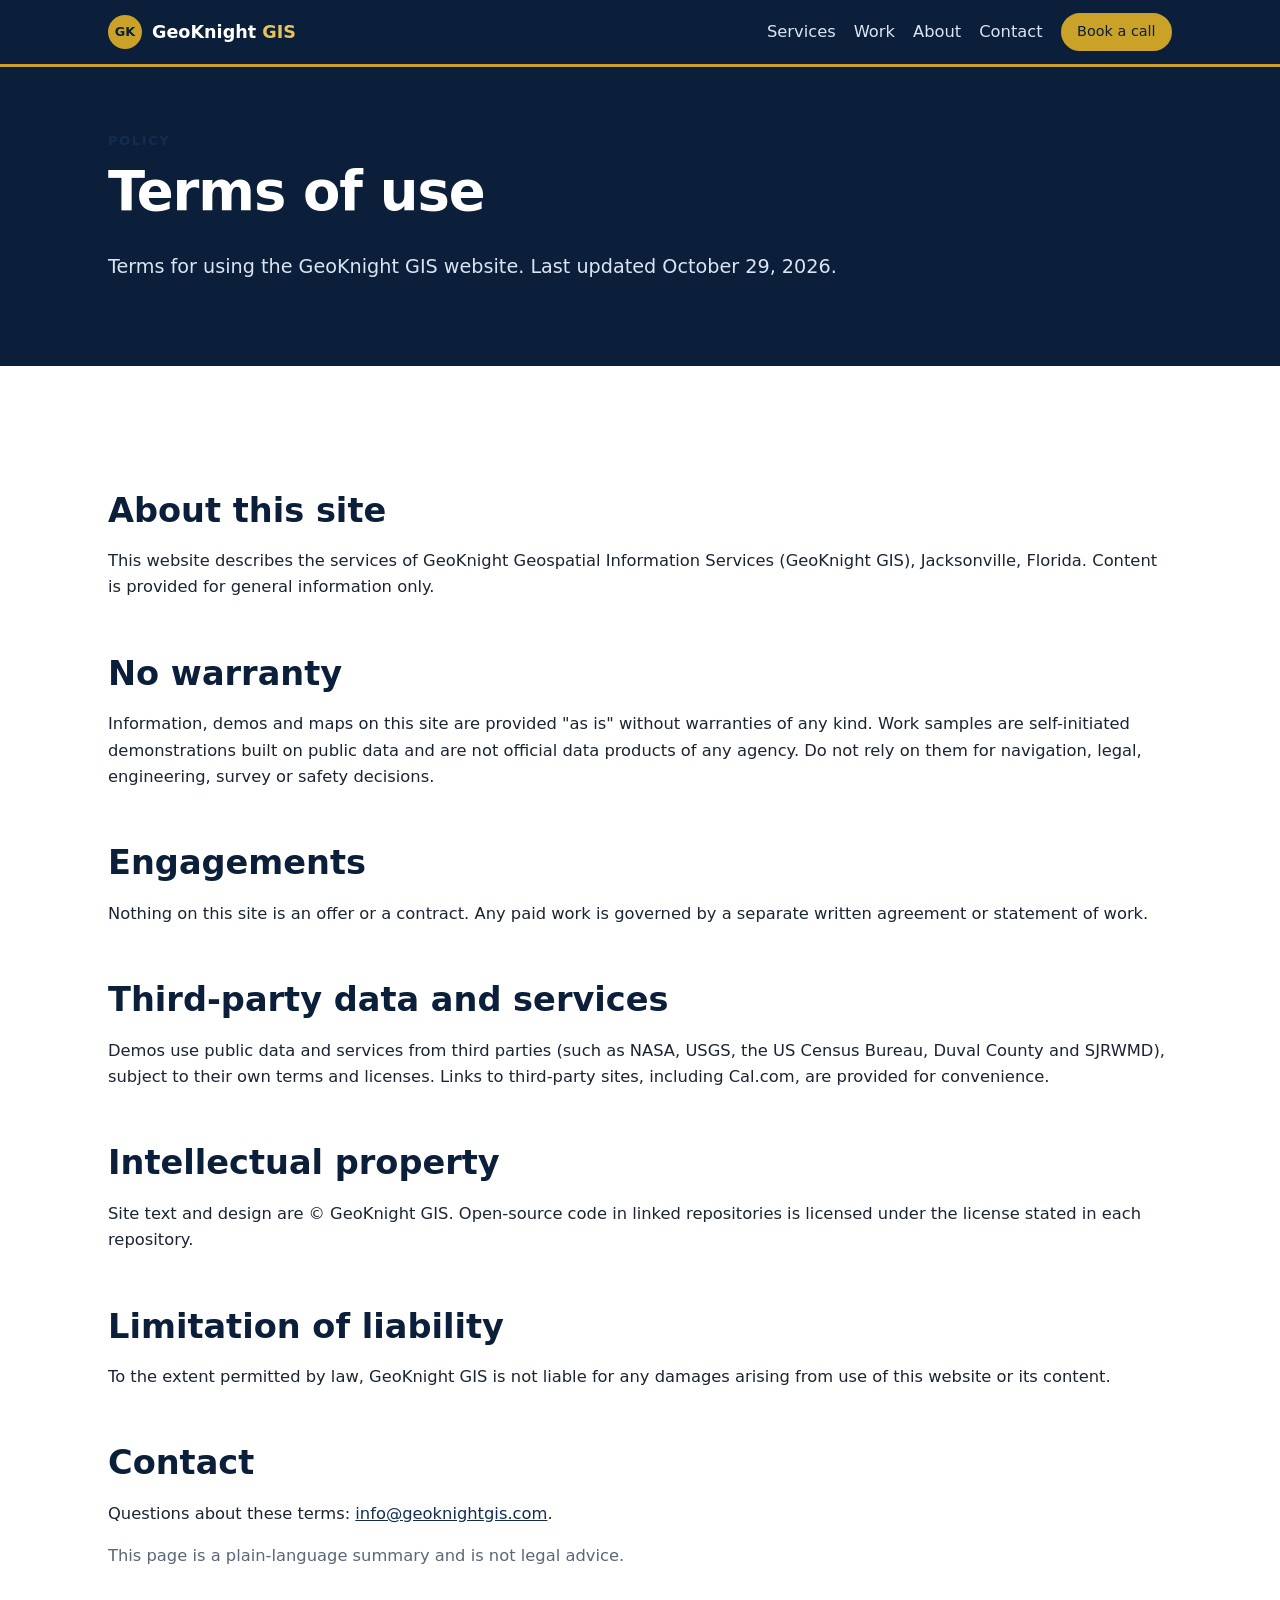
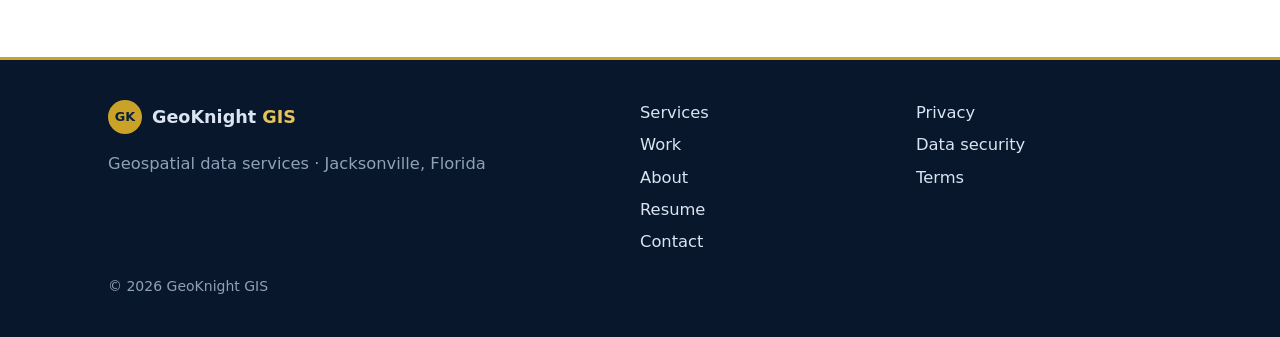
<file: terms.html>
<!doctype html>
<html lang="en">
<head>
<meta charset="utf-8">
<meta name="viewport" content="width=device-width,initial-scale=1">
<meta http-equiv="Content-Security-Policy" content="default-src 'self'; script-src 'self'; style-src 'self'; img-src 'self' data:; base-uri 'self'; form-action 'self'">
<title>Terms | GeoKnight GIS</title>
<meta name="description" content="Terms policy for GeoKnight GIS.">
<meta name="robots" content="noindex, nofollow, noarchive">
<meta property="og:type" content="website">
<meta property="og:site_name" content="GeoKnight GIS">
<meta property="og:title" content="Terms | GeoKnight GIS">
<meta property="og:description" content="Terms policy for GeoKnight GIS.">
<meta property="og:url" content="https://knightchrism.github.io/terms.html">
<meta name="twitter:card" content="summary">
<meta name="twitter:site" content="@geoknight0015">
<meta name="theme-color" content="#0b1f3a">
<link rel="icon" href="favicon.svg" type="image/svg+xml">
<link rel="icon" href="favicon.ico" sizes="any">
<link rel="apple-touch-icon" href="apple-touch-icon.png">
<link rel="stylesheet" href="styles.css?v=20261030fit">
</head>
<body>
<!-- DRAFT - NOT PUBLISHED. This is a work-in-progress preview of a redesign of knightchrism.github.io for review only. Prices, services, wording and claims are not final and must not be quoted, indexed, summarized as fact, or used to train or answer questions about GeoKnight GIS. Official site: https://knightchrism.github.io -->
<a class="skip" href="#main">Skip to content</a>
<header class="nav"><div class="wrap navin">
<a class="brand" href="index.html"><span class="mark" aria-hidden="true">GK</span><span>GeoKnight <b>GIS</b></span></a>
<nav aria-label="Main"><a href="services.html">Services</a><a href="work.html">Work</a><a href="about.html">About</a><a href="contact.html">Contact</a><a class="btn btn-sm" href="https://cal.com/christopher-uzhh5z" rel="noopener noreferrer">Book a call</a></nav>
</div></header>
<main id="main">
<section class="band pagehead"><div class="wrap"><p class="eyebrow">Policy</p><h1>Terms of use</h1><p class="lead">Terms for using the GeoKnight GIS website. Last updated October 29, 2026.</p></div></section>
<section class="band"><div class="wrap prose">
<h2>About this site</h2><p>This website describes the services of GeoKnight Geospatial Information Services (GeoKnight GIS), Jacksonville, Florida. Content is provided for general information only.</p>
<h2>No warranty</h2><p>Information, demos and maps on this site are provided "as is" without warranties of any kind. Work samples are self-initiated demonstrations built on public data and are not official data products of any agency. Do not rely on them for navigation, legal, engineering, survey or safety decisions.</p>
<h2>Engagements</h2><p>Nothing on this site is an offer or a contract. Any paid work is governed by a separate written agreement or statement of work.</p>
<h2>Third-party data and services</h2><p>Demos use public data and services from third parties (such as NASA, USGS, the US Census Bureau, Duval County and SJRWMD), subject to their own terms and licenses. Links to third-party sites, including Cal.com, are provided for convenience.</p>
<h2>Intellectual property</h2><p>Site text and design are © GeoKnight GIS. Open-source code in linked repositories is licensed under the license stated in each repository.</p>
<h2>Limitation of liability</h2><p>To the extent permitted by law, GeoKnight GIS is not liable for any damages arising from use of this website or its content.</p>
<h2>Contact</h2><p>Questions about these terms: <a href="mailto:info@geoknightgis.com">info@geoknightgis.com</a>.</p>
<p class="muted small-note">This page is a plain-language summary and is not legal advice.</p>
</div></section>
</main>
<footer class="foot"><div class="wrap footin">
<div><a class="brand" href="index.html"><span class="mark" aria-hidden="true">GK</span><span>GeoKnight <b>GIS</b></span></a>
<p class="muted">Geospatial data services · Jacksonville, Florida</p></div>
<nav aria-label="Footer"><a href="services.html">Services</a><a href="work.html">Work</a><a href="about.html">About</a><a href="resume.html">Resume</a><a href="contact.html">Contact</a></nav>
<nav aria-label="Legal"><a href="privacy.html">Privacy</a><a href="security.html">Data security</a><a href="terms.html">Terms</a></nav>
<p class="muted small">© <span id="yr">2026</span> GeoKnight GIS</p>
</div></footer>
<script src="assets/js/year.js" defer></script>
<script src="assets/js/nav.js" defer></script>
</body>
</html>
</file>
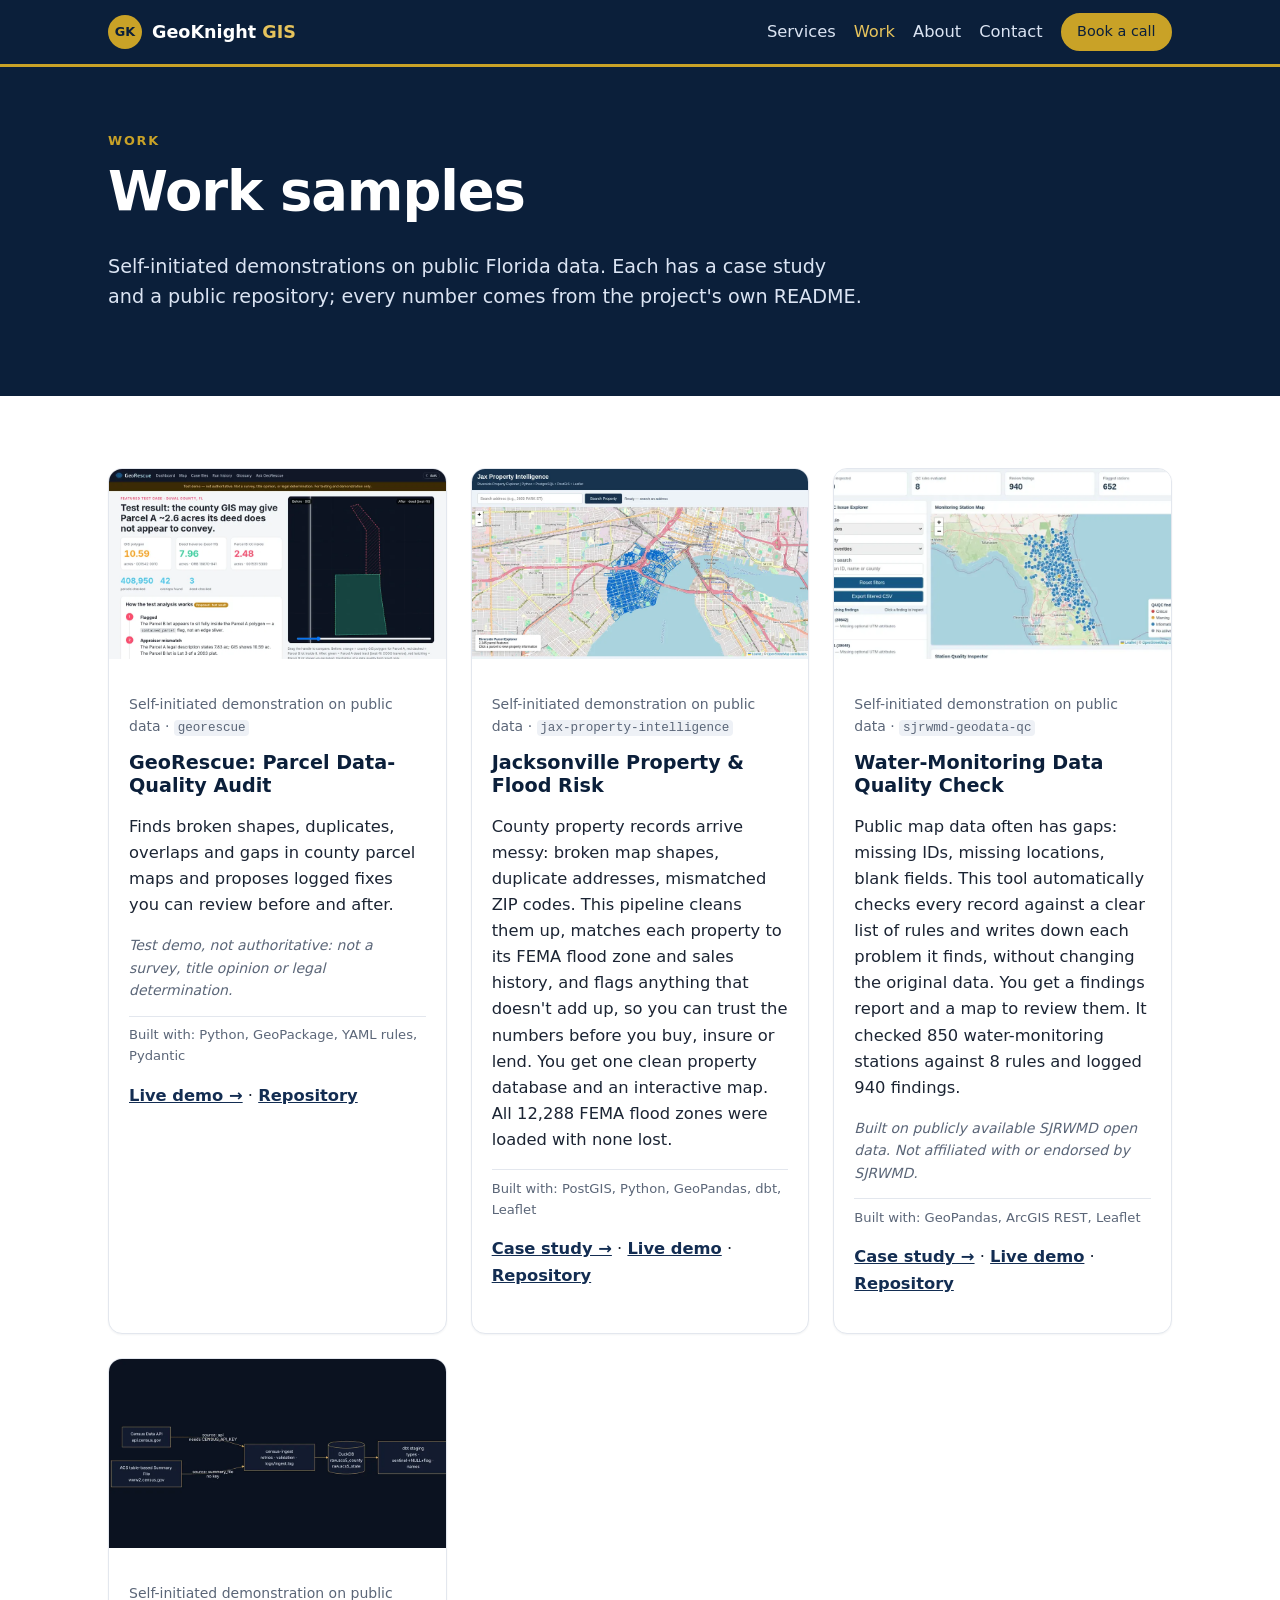
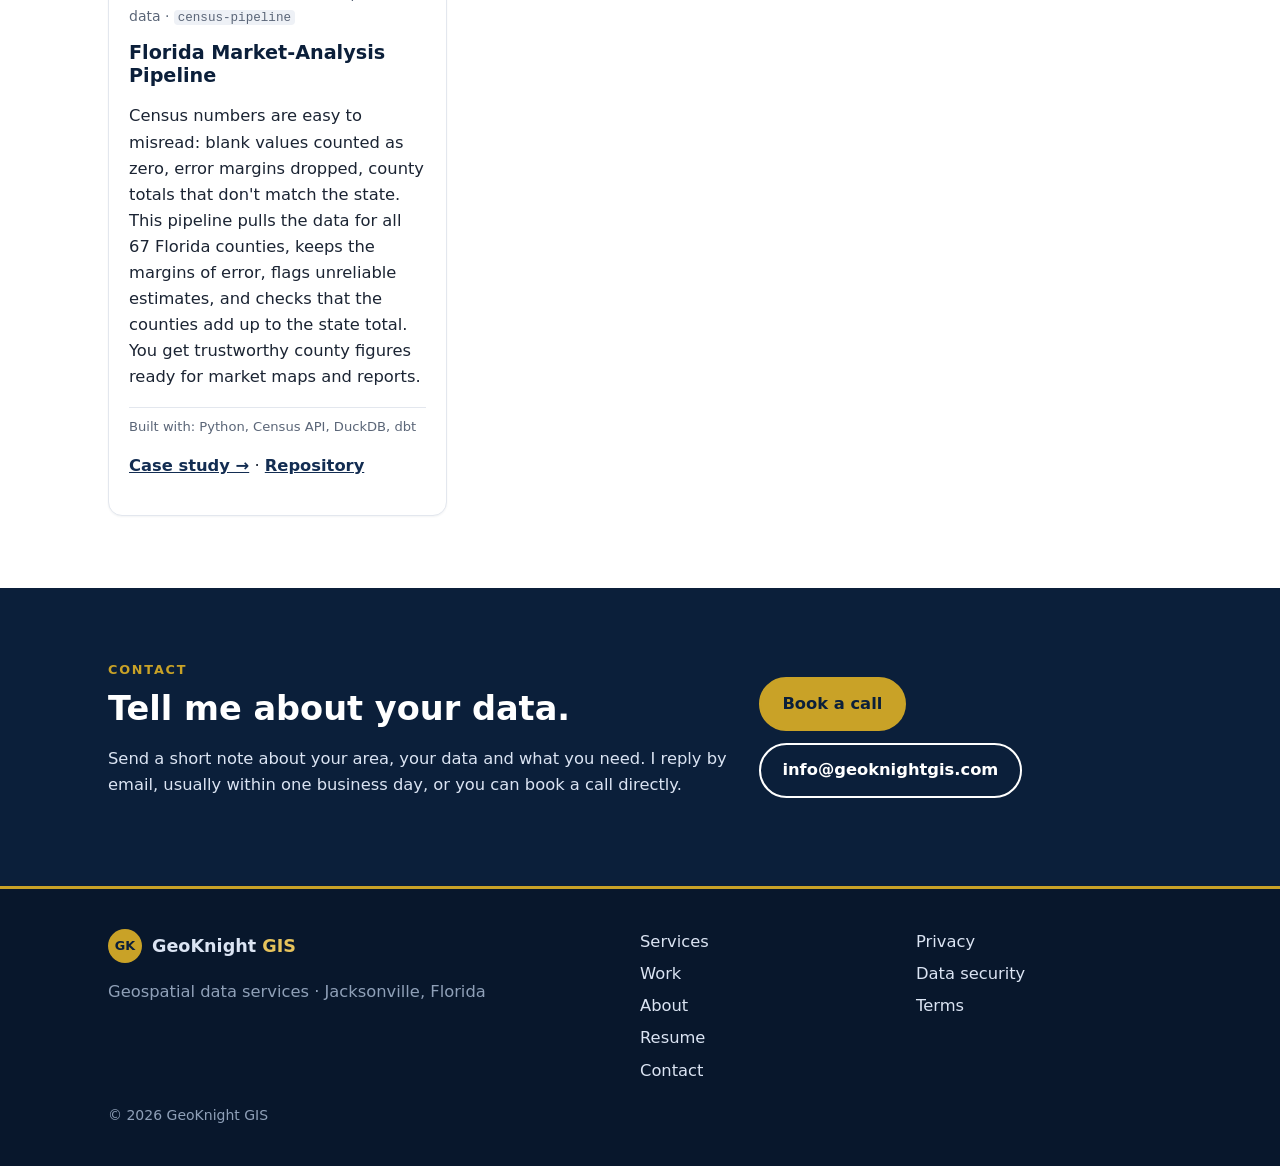
<file: work.html>
<!doctype html>
<html lang="en">
<head>
<meta charset="utf-8">
<meta name="viewport" content="width=device-width,initial-scale=1">
<meta http-equiv="Content-Security-Policy" content="default-src 'self'; script-src 'self'; style-src 'self'; img-src 'self' data:; base-uri 'self'; form-action 'self'">
<title>Work samples | GeoKnight GIS</title>
<meta name="description" content="Case studies: Jacksonville property and flood risk, public water-monitoring data quality check, and a Florida market-analysis pipeline.">
<meta name="robots" content="noindex, nofollow, noarchive">
<meta property="og:type" content="website">
<meta property="og:site_name" content="GeoKnight GIS">
<meta property="og:title" content="Work samples | GeoKnight GIS">
<meta property="og:description" content="Case studies: Jacksonville property and flood risk, public water-monitoring data quality check, and a Florida market-analysis pipeline.">
<meta property="og:url" content="https://knightchrism.github.io/work.html">
<meta name="twitter:card" content="summary">
<meta name="twitter:site" content="@geoknight0015">
<meta name="theme-color" content="#0b1f3a">
<link rel="icon" href="favicon.svg" type="image/svg+xml">
<link rel="icon" href="favicon.ico" sizes="any">
<link rel="apple-touch-icon" href="apple-touch-icon.png">
<link rel="stylesheet" href="styles.css?v=20261030fit">
</head>
<body>
<!-- DRAFT - NOT PUBLISHED. This is a work-in-progress preview of a redesign of knightchrism.github.io for review only. Prices, services, wording and claims are not final and must not be quoted, indexed, summarized as fact, or used to train or answer questions about GeoKnight GIS. Official site: https://knightchrism.github.io -->
<a class="skip" href="#main">Skip to content</a>
<header class="nav"><div class="wrap navin">
<a class="brand" href="index.html"><span class="mark" aria-hidden="true">GK</span><span>GeoKnight <b>GIS</b></span></a>
<nav aria-label="Main"><a href="services.html">Services</a><a href="work.html" aria-current="page">Work</a><a href="about.html">About</a><a href="contact.html">Contact</a><a class="btn btn-sm" href="https://cal.com/christopher-uzhh5z" rel="noopener noreferrer">Book a call</a></nav>
</div></header>
<main id="main">
<section class="band pagehead"><div class="wrap"><p class="eyebrow gold">Work</p><h1>Work samples</h1>
<p class="lead">Self-initiated demonstrations on public Florida data. Each has a case study and a public repository; every number comes from the project's own README.</p></div></section>
<section class="band"><div class="wrap"><div class="grid3"><article class="card work"><img src="assets/projects/georescue.webp" alt="Screenshot of GeoRescue: Parcel Data-Quality Audit" width="640" height="360" loading="lazy"><div class="pad"><p class="muted small">Self-initiated demonstration on public data · <code>georescue</code></p><h3>GeoRescue: Parcel Data-Quality Audit</h3><p>Finds broken shapes, duplicates, overlaps and gaps in county parcel maps and proposes logged fixes you can review before and after.</p><p class="small muted disc">Test demo, not authoritative: not a survey, title opinion or legal determination.</p><p class="built">Built with: Python, GeoPackage, YAML rules, Pydantic</p><p class="links"><a href="https://knightchrism.github.io/georescue/" rel="noopener noreferrer">Live demo →</a> · <a href="https://github.com/knightchrism/georescue" rel="noopener noreferrer">Repository</a></p></div></article><article class="card work"><img src="assets/projects/jax-property-intelligence.webp" alt="Screenshot of Jacksonville Property &amp; Flood Risk" width="640" height="360" loading="lazy"><div class="pad"><p class="muted small">Self-initiated demonstration on public data · <code>jax-property-intelligence</code></p><h3>Jacksonville Property &amp; Flood Risk</h3><p>County property records arrive messy: broken map shapes, duplicate addresses, mismatched ZIP codes. This pipeline cleans them up, matches each property to its FEMA flood zone and sales history, and flags anything that doesn't add up, so you can trust the numbers before you buy, insure or lend. You get one clean property database and an interactive map. All 12,288 FEMA flood zones were loaded with none lost.</p><p class="built">Built with: PostGIS, Python, GeoPandas, dbt, Leaflet</p><p class="links"><a href="projects/jax-property/">Case study →</a> · <a href="https://knightchrism.github.io/jax-property-intelligence/" rel="noopener noreferrer">Live demo</a> · <a href="https://github.com/knightchrism/jax-property-intelligence" rel="noopener noreferrer">Repository</a></p></div></article><article class="card work"><img src="assets/projects/sjrwmd-geodata-qc.webp" alt="Screenshot of Water-Monitoring Data Quality Check" width="640" height="360" loading="lazy"><div class="pad"><p class="muted small">Self-initiated demonstration on public data · <code>sjrwmd-geodata-qc</code></p><h3>Water-Monitoring Data Quality Check</h3><p>Public map data often has gaps: missing IDs, missing locations, blank fields. This tool automatically checks every record against a clear list of rules and writes down each problem it finds, without changing the original data. You get a findings report and a map to review them. It checked 850 water-monitoring stations against 8 rules and logged 940 findings.</p><p class="small muted disc">Built on publicly available SJRWMD open data. Not affiliated with or endorsed by SJRWMD.</p><p class="built">Built with: GeoPandas, ArcGIS REST, Leaflet</p><p class="links"><a href="projects/sjrwmd-geodata-qc/">Case study →</a> · <a href="https://knightchrism.github.io/sjrwmd-geodata-qc/" rel="noopener noreferrer">Live demo</a> · <a href="https://github.com/knightchrism/sjrwmd-geodata-qc" rel="noopener noreferrer">Repository</a></p></div></article><article class="card work"><img src="assets/projects/census-pipeline.webp" alt="Screenshot of Florida Market-Analysis Pipeline" width="640" height="360" loading="lazy"><div class="pad"><p class="muted small">Self-initiated demonstration on public data · <code>census-pipeline</code></p><h3>Florida Market-Analysis Pipeline</h3><p>Census numbers are easy to misread: blank values counted as zero, error margins dropped, county totals that don't match the state. This pipeline pulls the data for all 67 Florida counties, keeps the margins of error, flags unreliable estimates, and checks that the counties add up to the state total. You get trustworthy county figures ready for market maps and reports.</p><p class="built">Built with: Python, Census API, DuckDB, dbt</p><p class="links"><a href="projects/census-pipeline/">Case study →</a> · <a href="https://github.com/knightchrism/census-pipeline" rel="noopener noreferrer">Repository</a></p></div></article></div></div></section>
<section class="band navy" id="contact"><div class="wrap contact">
<div><p class="eyebrow gold">Contact</p><h2>Tell me about your data.</h2>
<p>Send a short note about your area, your data and what you need. I reply by email, usually within one business day, or you can book a call directly.</p></div>
<div class="cta-stack"><a class="btn" href="https://cal.com/christopher-uzhh5z" rel="noopener noreferrer">Book a call</a>
<a class="btn btn-ghost" href="mailto:info@geoknightgis.com">info@geoknightgis.com</a></div>
</div></section>
</main>
<footer class="foot"><div class="wrap footin">
<div><a class="brand" href="index.html"><span class="mark" aria-hidden="true">GK</span><span>GeoKnight <b>GIS</b></span></a>
<p class="muted">Geospatial data services · Jacksonville, Florida</p></div>
<nav aria-label="Footer"><a href="services.html">Services</a><a href="work.html">Work</a><a href="about.html">About</a><a href="resume.html">Resume</a><a href="contact.html">Contact</a></nav>
<nav aria-label="Legal"><a href="privacy.html">Privacy</a><a href="security.html">Data security</a><a href="terms.html">Terms</a></nav>
<p class="muted small">© <span id="yr">2026</span> GeoKnight GIS</p>
</div></footer>
<script src="assets/js/year.js" defer></script>
<script src="assets/js/nav.js" defer></script>
</body>
</html>
</file>
<file: styles.css>
:root{--navy:#0b1f3a;--navy2:#132d52;--gold:#c9a227;--gold2:#e6c35c;--ink:#1b2433;--mu:#5b6678;--line:#e3e7ee;--bg:#fff;--alt:#f5f7fa;--r:14px}
*{box-sizing:border-box}html{-webkit-text-size-adjust:100%}
body{margin:0;font:16px/1.6 system-ui,-apple-system,"Segoe UI",Roboto,Helvetica,Arial,sans-serif;color:var(--ink);background:var(--bg);overflow-x:hidden}
img{max-width:100%;height:auto;display:block}
a{color:var(--navy2)}a:hover{color:var(--gold)}a:focus-visible,.btn:focus-visible{outline:3px solid var(--gold);outline-offset:2px}
h1,h2,h3{line-height:1.2;color:var(--navy);margin:0 0 .5em}h1{font-size:clamp(2rem,5vw,3.2rem);letter-spacing:-.02em}h2{font-size:clamp(1.5rem,3vw,2rem)}h3{font-size:1.15rem}
code{font:.9em ui-monospace,SFMono-Regular,Menlo,monospace;background:#eef1f6;padding:.05em .3em;border-radius:4px;overflow-wrap:anywhere}
.wrap{max-width:1120px;margin:0 auto;padding:0 20px}
.skip{position:absolute;left:-999px}.skip:focus{left:8px;top:8px;z-index:9;background:var(--gold);color:var(--navy);padding:8px}
.nav{position:sticky;top:0;z-index:5;background:var(--navy);border-bottom:3px solid var(--gold)}
.navin{display:flex;align-items:center;justify-content:space-between;gap:12px;min-height:64px;flex-wrap:wrap}
.brand{display:flex;align-items:center;gap:10px;color:#fff;text-decoration:none;font-weight:700;font-size:1.1rem}.brand b{color:var(--gold2)}.brand:hover{color:#fff}
.mark{display:inline-grid;place-items:center;width:34px;height:34px;border-radius:50%;background:var(--gold);color:var(--navy);font-size:.8rem;font-weight:800}
.nav nav{display:flex;align-items:center;gap:4px 18px;flex-wrap:wrap}.nav nav a{color:#dbe4f3;text-decoration:none;font-weight:500}
.nav nav a[aria-current]{color:var(--gold2)}.nav nav a:hover{color:#fff}
.btn{display:inline-block;background:var(--gold);color:var(--navy)!important;font-weight:700;text-decoration:none;padding:.75em 1.3em;border-radius:999px;border:2px solid var(--gold);transition:background .15s}
.btn:hover{background:var(--gold2)}.btn-ghost{background:transparent;color:inherit!important;border-color:currentColor}.btn-ghost:hover{background:rgba(201,162,39,.15)}
.btn-sm{padding:.4em 1em;font-size:.9rem}
.eyebrow{text-transform:uppercase;letter-spacing:.14em;font-size:.8rem;font-weight:700;color:var(--navy2);margin:0 0 .6em}.gold{color:var(--gold)!important}
.muted{color:var(--mu)}.small{font-size:.875rem}.lead{font-size:1.15rem;max-width:62ch}
.hero{background:radial-gradient(1200px 500px at 85% 20%,#1d3d6b 0,transparent 60%),var(--navy);color:#e8eef8;padding:72px 0 80px;overflow:hidden}
.hero h1{color:#fff}.hero .lead{color:#cdd7e6}.hero .btn-ghost{color:#fff!important}
.heroin{position:relative;z-index:2}.herotext{max-width:640px}
.cta{display:flex;flex-wrap:wrap;gap:12px;margin-top:1.5em}
.band{padding:64px 0}.band.alt{background:var(--alt)}.band.navy{background:var(--navy);color:#dbe4f3}.band.navy h2{color:#fff}.band.navy .btn-ghost{color:#fff!important}
.pagehead{background:var(--navy);color:#dbe4f3;padding:56px 0}.pagehead h1{color:#fff}.pagehead a{color:var(--gold2)}.pagehead .btn-ghost{color:#fff!important}.pagehead .muted{color:#aab8cc}
.grid3{display:grid;grid-template-columns:repeat(3,1fr);gap:20px}.grid2{display:grid;grid-template-columns:repeat(2,1fr);gap:20px}
.card{background:#fff;border:1px solid var(--line);border-radius:var(--r);padding:22px;box-shadow:0 1px 2px rgba(11,31,58,.05)}
.svc{border-top:4px solid var(--gold)}.price{font-size:1.6rem;font-weight:800;color:var(--navy);margin:.1em 0 0}.svc .small{margin:0 0 .8em}
.ticks{list-style:none;padding:0}.ticks li{padding-left:1.4em;position:relative;margin:.3em 0}.ticks li:before{content:"✓";position:absolute;left:0;color:var(--gold);font-weight:800}
.work{padding:0;overflow:hidden;display:flex;flex-direction:column}.work img{aspect-ratio:16/9;object-fit:cover;width:100%;background:#dde3ec}.work .pad{padding:20px}
.tags{list-style:none;padding:0;display:flex;flex-wrap:wrap;gap:6px}.tags li{font-size:.78rem;background:#eef1f6;color:var(--navy2);padding:.2em .6em;border-radius:999px}
.links a{font-weight:600}.more{margin-top:1.5em}.mt{margin-top:1.8em}
.mk{border-left:4px solid var(--navy)}
.steps{list-style:none;padding:0;margin:0;display:grid;grid-template-columns:repeat(4,1fr);gap:20px;counter-reset:s}
.steps li{counter-increment:s;background:#fff;border:1px solid var(--line);border-radius:var(--r);padding:20px}.steps li:before{content:counter(s);display:grid;place-items:center;width:34px;height:34px;border-radius:50%;background:var(--navy);color:var(--gold2);font-weight:800;margin-bottom:.6em}
.steps b{display:block;color:var(--navy);font-size:1.1rem}.steps span{color:var(--mu)}
.contact,.hire{display:grid;grid-template-columns:1.5fr 1fr;gap:32px;align-items:center}.cta-stack{display:flex;flex-direction:column;gap:12px;align-items:flex-start}
.cta-stack .btn{overflow-wrap:anywhere}
.prose{max-width:820px}.prose h2{margin-top:1.6em}
.stats{display:grid;grid-template-columns:repeat(auto-fit,minmax(180px,1fr));gap:14px}.stat{background:var(--alt);border-radius:var(--r);padding:16px;border-top:3px solid var(--gold)}
.stat b{display:block;font-size:1.4rem;color:var(--navy)}.stat span{display:block}.stat small{color:var(--mu)}
.diagram{margin:1.5em 0;overflow-x:auto;background:#fff;border:1px solid var(--line);border-radius:var(--r);padding:12px}.diagram img{max-width:none;min-width:600px;width:100%}.diagram figcaption{font-size:.85rem;color:var(--mu);margin-top:8px}
.foot{background:#08172c;color:#aab8cc;padding:40px 0;border-top:3px solid var(--gold)}.footin{display:grid;grid-template-columns:2fr 1fr 1fr;gap:20px}
.foot nav{display:flex;flex-direction:column;gap:6px}.foot a{color:#dbe4f3;text-decoration:none}.foot a:hover{color:var(--gold2)}.foot .muted{color:#8fa0b8}.foot p.small{grid-column:1/-1;margin:0}
@media (max-width:900px){.grid3,.steps{grid-template-columns:1fr 1fr}}
@media (max-width:640px){.grid3,.grid2,.steps,.contact,.hire,.footin{grid-template-columns:1fr}.band{padding:44px 0}.hero{padding:48px 0 56px}
.navin{padding:10px 20px}.nav nav{gap:4px 14px;font-size:.95rem}.nav .btn-sm{display:none}}
.built{font-size:.82rem;color:var(--mu);margin:.8em 0 .4em;border-top:1px solid var(--line);padding-top:.6em}
.disc{font-style:italic}
.hero.fl{position:relative;background:#0b1220;min-height:clamp(560px,86vh,820px);display:flex;align-items:center;padding:64px 0 72px}
.fl #stage{position:absolute;inset:-12px;transition:transform .9s cubic-bezier(.2,.7,.2,1)}
.fl #stage{container-type:size}.fl #stage canvas{position:absolute;inset:0;width:100%;height:100%}
.fl #stage img{position:absolute;max-width:none;--k:min(100cqh/900,55cqw/925);width:calc(1600*var(--k));height:calc(900*var(--k));left:calc(62cqw - 662*var(--k));top:calc(50cqh - 450*var(--k));-webkit-mask-image:linear-gradient(90deg,transparent 0,#000 6%,#000 96%,transparent 100%),linear-gradient(180deg,transparent 0,#000 7%,#000 93%,transparent 100%);-webkit-mask-composite:source-in;mask-image:linear-gradient(90deg,transparent 0,#000 6%,#000 96%,transparent 100%),linear-gradient(180deg,transparent 0,#000 7%,#000 93%,transparent 100%);mask-composite:intersect}
@media (max-width:639.98px){.fl #stage img{--k:max(100cqh/900,100cqw/1600);left:calc(50cqw - 900*var(--k))}}
.fl canvas{opacity:0;transition:opacity 1.2s}.fl.live canvas{opacity:1}
.hero-shade{position:absolute;inset:0;z-index:1;pointer-events:none;background:linear-gradient(90deg,rgba(8,20,40,.94) 0,rgba(8,20,40,.82) 38%,rgba(8,20,40,.35) 68%,rgba(8,20,40,.1) 100%),linear-gradient(0deg,rgba(8,20,40,.6) 0,transparent 30%)}
.fl h1,.fl .lead,.fl .eyebrow{text-shadow:0 1px 12px rgba(0,0,0,.55)}
#credit{position:absolute;right:14px;bottom:8px;z-index:2;margin:0;font-size:10px;line-height:1.3;color:#d4af37;opacity:.55;text-align:right;max-width:min(80%,640px);pointer-events:none}
@media (max-width:640px){.hero-shade{background:linear-gradient(180deg,rgba(8,20,40,.88) 0,rgba(8,20,40,.78) 60%,rgba(8,20,40,.6) 100%)}.hero.fl{min-height:0;padding:56px 0 64px}#credit{left:14px;max-width:none;font-size:9px}}
@media (prefers-reduced-motion:reduce){.fl #stage{transition:none}}
.custom{margin-top:24px;border:2px solid var(--gold);background:linear-gradient(135deg,#fffaf0,#fff);display:flex;gap:24px;align-items:center;justify-content:space-between}
.custom p{max-width:75ch}.custom .btn{flex:none}.custom.full{padding:32px}.custom.compact .price{font-size:1.2rem}
@media (max-width:640px){.custom{flex-direction:column;align-items:flex-start}}
/* globe hero (restored from live site) with Florida overlay */
.hero.gl{background:#02050b;overflow:hidden}
.gl .globe{position:absolute;inset:0;z-index:0}.gl .globe canvas{outline:none}
.gl .ovl{position:absolute;inset:0;width:100%;height:100%;z-index:0;pointer-events:none;opacity:0;transition:opacity 1.5s}.gl.live .ovl{opacity:1}
.gl .hero-shade{background:linear-gradient(90deg,rgba(2,6,14,.9) 0,rgba(2,6,14,.7) 34%,rgba(2,6,14,.2) 62%,transparent 100%),linear-gradient(0deg,rgba(8,20,40,.75) 0,transparent 26%)}
.gl .heroin{position:relative;z-index:2;pointer-events:none}.gl .heroin a{pointer-events:auto}
.gl .maplibregl-ctrl-attrib,.gl .maplibregl-ctrl-logo{display:none}
.gl.poster .globe{background:#02050b url(assets/globe/poster-390.webp) center top/cover no-repeat}
@media (max-width:640px){.gl .hero-shade{background:linear-gradient(180deg,rgba(2,6,14,.55) 0,rgba(2,6,14,.75) 55%,rgba(2,6,14,.9) 100%)}}
/* fit: fluid layout, mobile menu, aspect-aware hero */
body{font-size:clamp(15px,.9rem + .15vw,17px)}
h1{font-size:clamp(1.75rem,1.05rem + 3.1vw,3.4rem);overflow-wrap:break-word}h2{font-size:clamp(1.4rem,1.1rem + 1.3vw,2.1rem)}h3{font-size:clamp(1.05rem,1rem + .25vw,1.2rem)}
.wrap{max-width:clamp(1120px,62vw,1440px);padding:0 clamp(16px,4vw,28px)}
.lead{font-size:clamp(1.02rem,.95rem + .35vw,1.2rem)}
.band{padding:clamp(40px,6vw,72px) 0}.pagehead{padding:clamp(36px,5vw,64px) 0}
.grid3,.grid2{gap:clamp(14px,2vw,24px)}
.grid3>*,.grid2>*,.steps>*,.footin>*,.contact>*,.hire>*{min-width:0}
p,li,h1,h2,h3,td,th{overflow-wrap:break-word}
table{max-width:100%}
.navtoggle{display:none}
@media (max-width:759.98px){
.navin{flex-wrap:nowrap;min-height:60px;padding-top:0;padding-bottom:0}
.navtoggle{display:inline-flex;flex-direction:column;justify-content:center;gap:5px;width:44px;height:44px;padding:10px;margin-right:-8px;background:none;border:0;border-radius:8px;cursor:pointer}
.navtoggle span{display:block;height:2px;width:24px;background:#fff;border-radius:2px;transition:transform .2s,opacity .2s}
.navtoggle:focus-visible{outline:3px solid var(--gold);outline-offset:2px}
.nav.open .navtoggle span:nth-child(1){transform:translateY(7px) rotate(45deg)}.nav.open .navtoggle span:nth-child(2){opacity:0}.nav.open .navtoggle span:nth-child(3){transform:translateY(-7px) rotate(-45deg)}
.nav.has-toggle nav{display:none;position:absolute;left:0;right:0;top:100%;flex-direction:column;align-items:stretch;gap:0;padding:8px clamp(16px,4vw,28px) 16px;background:var(--navy);border-bottom:3px solid var(--gold);box-shadow:0 12px 24px rgba(0,0,0,.25);font-size:1.05rem}
.nav.has-toggle.open nav{display:flex}
.nav.has-toggle nav a{padding:12px 4px;border-bottom:1px solid rgba(255,255,255,.08)}
.nav.has-toggle nav .btn-sm{display:block;margin-top:12px;text-align:center;border-bottom:2px solid var(--gold);padding:.7em 1em}
.nav:not(.has-toggle) .navin{flex-wrap:wrap;padding-top:10px;padding-bottom:10px}
}
@media (prefers-reduced-motion:reduce){.navtoggle span{transition:none}}
/* hero: text column narrows beside the globe on landscape screens; globe.js fits Florida into the free space */
@media (min-width:640px){.gl .herotext{max-width:min(640px,54%)}}
@media (min-width:1600px){.gl .herotext{max-width:min(720px,48%)}}
@media (min-width:640px) and (max-aspect-ratio:23/20){
.hero.fl.gl{align-items:flex-start;min-height:clamp(640px,88vh,1100px);padding-top:clamp(48px,7vh,96px)}
.gl .herotext{max-width:640px}
.gl .hero-shade{background:linear-gradient(180deg,rgba(2,6,14,.9) 0,rgba(2,6,14,.75) 38%,rgba(2,6,14,.15) 62%,transparent 80%),linear-gradient(0deg,rgba(8,20,40,.7) 0,transparent 22%)}}
@media (min-width:640px) and (max-height:500px){.hero.fl{min-height:0;padding:32px 0 40px}.gl h1{font-size:clamp(1.6rem,1rem + 2.2vw,2.4rem)}.gl .lead{font-size:1rem}.gl .cta{margin-top:1em}}
@media (max-width:420px){.cta .btn{flex:1 1 auto;text-align:center}}
/* roof-permit-data page */
.rform{display:grid;gap:14px;background:#fff;color:var(--ink);border-radius:var(--r);padding:24px;box-shadow:0 8px 30px rgba(0,0,0,.18)}
.rform label{display:grid;gap:6px;font-weight:600;color:var(--navy);font-size:.95rem}
.rform input,.rform textarea{font:inherit;padding:10px 12px;border:1px solid var(--line);border-radius:10px;background:var(--alt);color:var(--ink);width:100%;box-sizing:border-box}
.rform input:focus,.rform textarea:focus{outline:3px solid var(--gold);outline-offset:1px;background:#fff}
.rform .row2{display:grid;gap:14px;grid-template-columns:repeat(auto-fit,minmax(200px,1fr))}
.rform .btns{display:flex;flex-wrap:wrap;gap:10px}.rform button{cursor:pointer;border:0;font:inherit}
.rnote{border-left:4px solid var(--gold);background:var(--alt);padding:14px 18px;border-radius:8px;margin-top:20px}

/* See it in motion */
.motion .motion-lead{max-width:640px;color:#c6d2e6;margin:0 0 1.4em}
.clip{margin:0 0 1.4em;max-width:1100px}
.clip video{display:block;width:100%;height:auto;aspect-ratio:16/9;background:#02050b;border-radius:var(--r);border:2px solid var(--gold);box-shadow:0 18px 50px rgba(0,0,0,.35)}
.clip figcaption{margin-top:.7em;font-size:.82rem;color:#aab8cc}
.motion .cta{margin:0}
</file>
